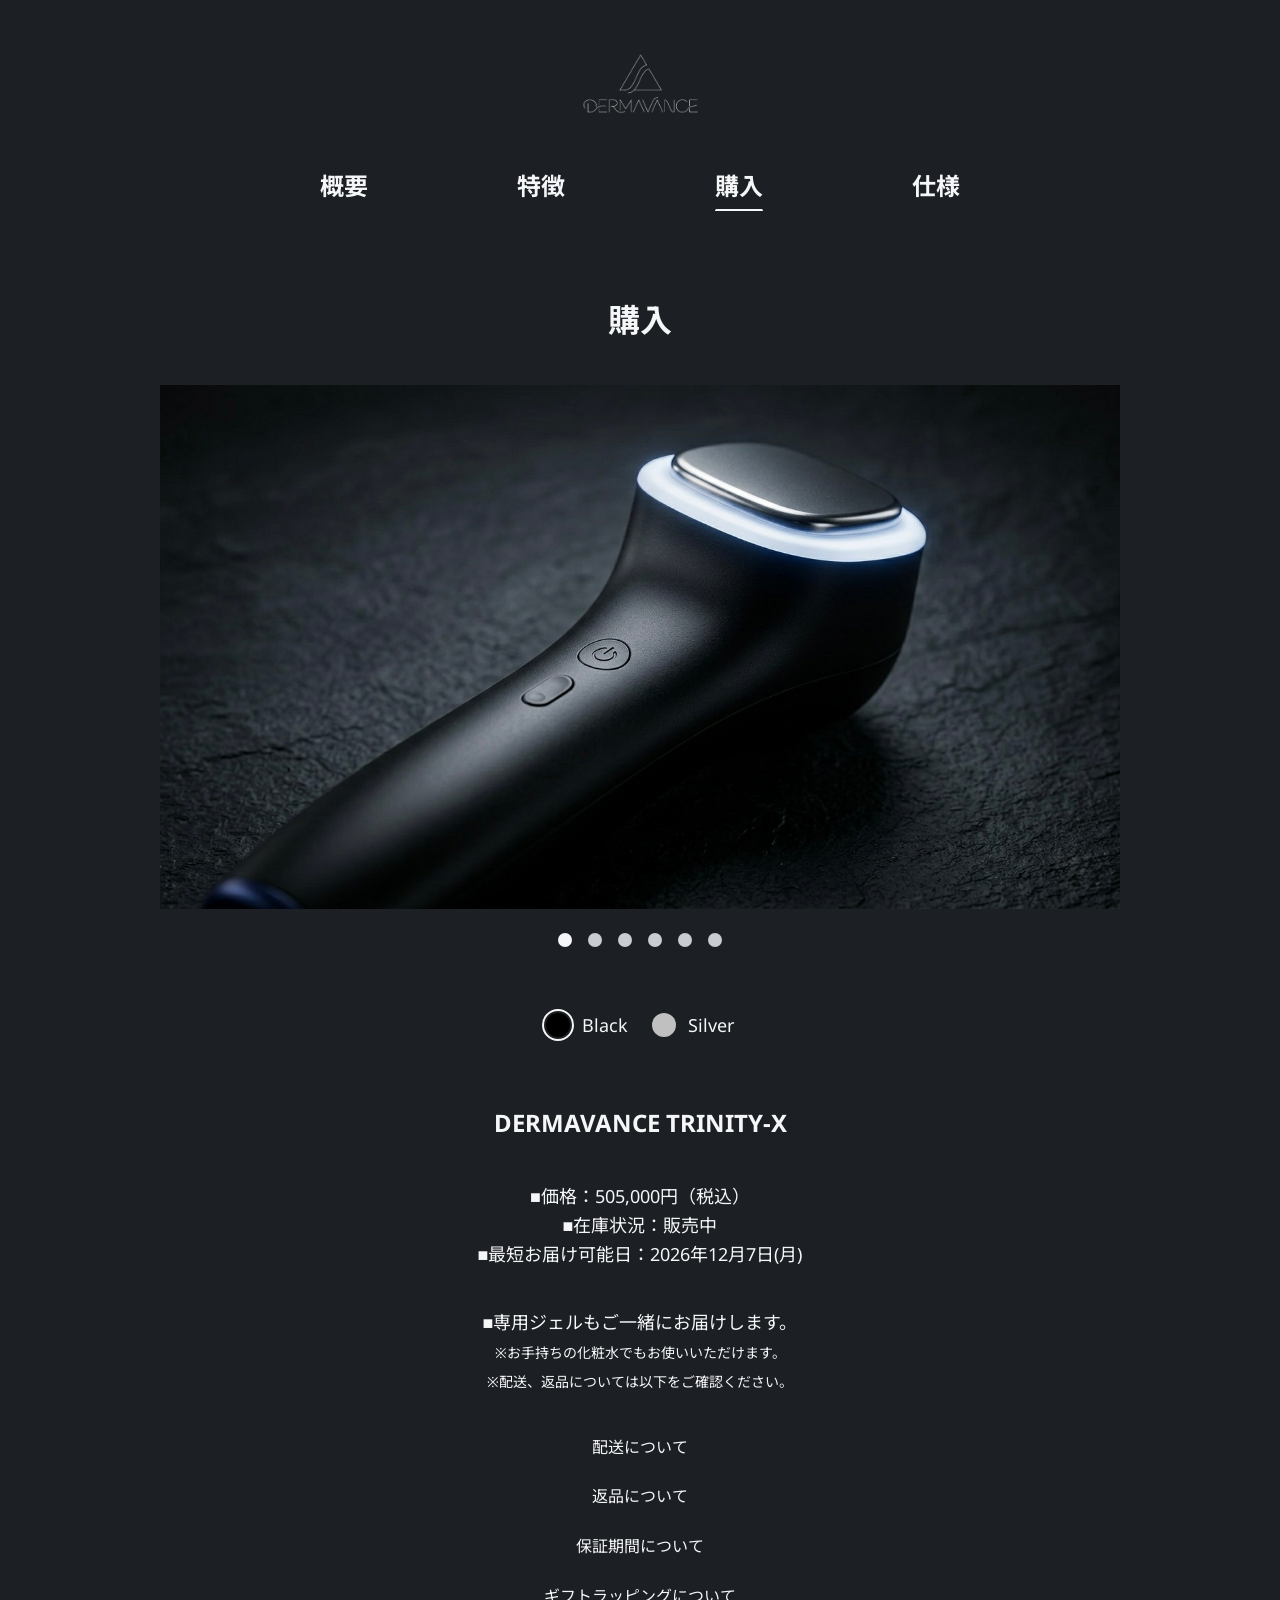
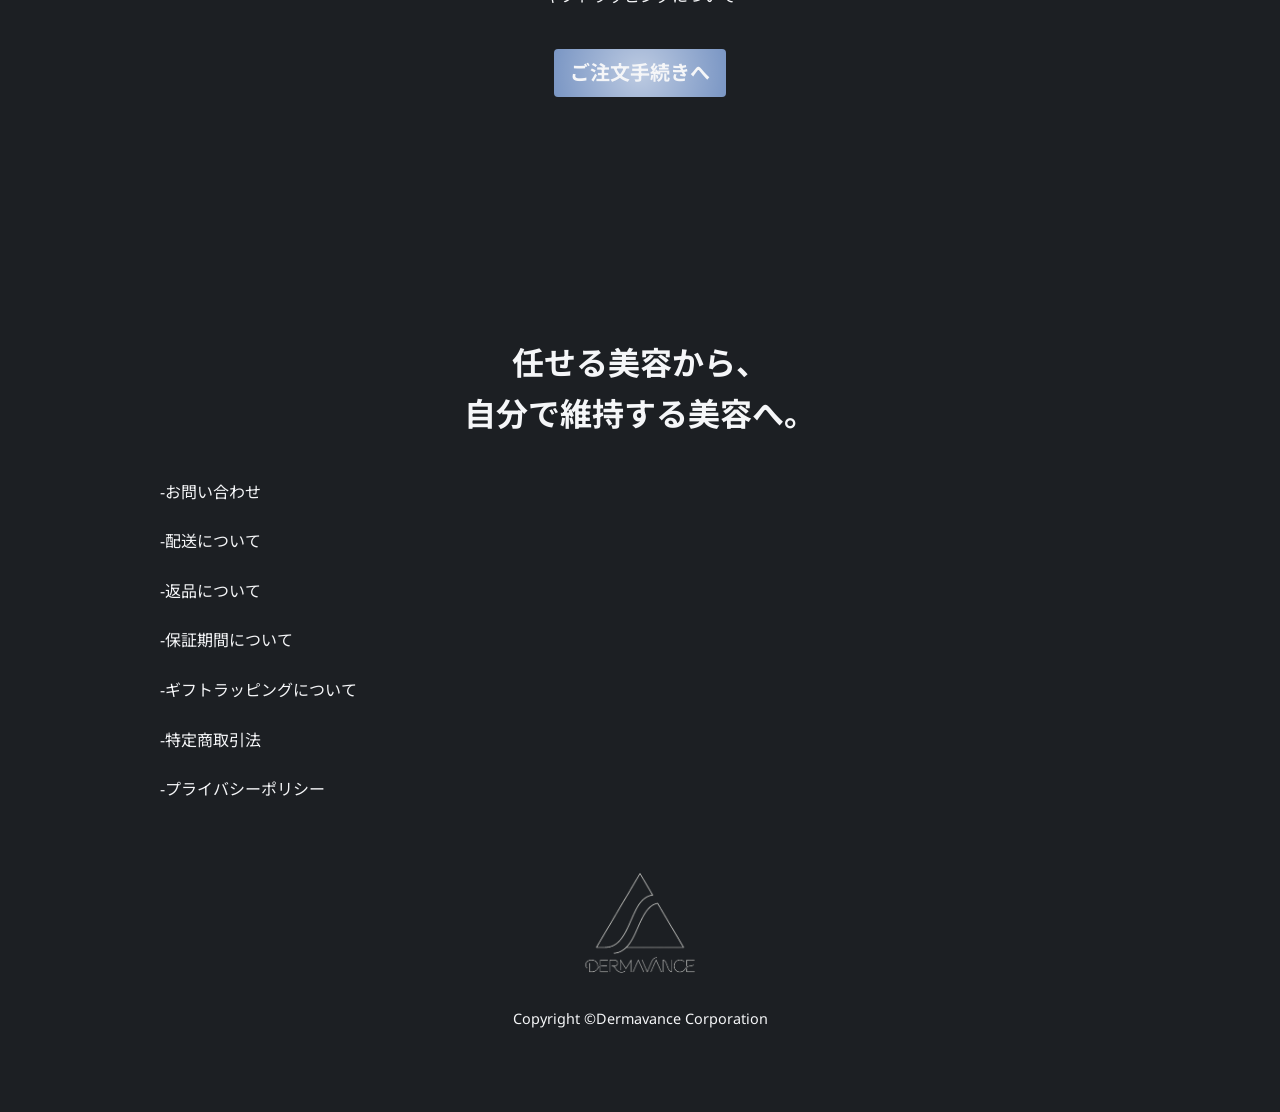
<file: buy.html>
<!DOCTYPE html>
<html lang="ja">
<head>
    <meta charset="UTF-8">
    <meta name="viewport" content="width=device-width, initial-scale=1.0">
    <title>DERMAVANCE TRINITY-Xの購入</title>
    <meta name="description" content="DERMAVANCE TRINITY-Xの購入ページ">
    <!-- OGP -->
    <meta property="og:locale" content="ja_JP">
    <meta property="og:type" content="website">
    <meta property="og:site_name" content="DERMAVANCE TRINITY-Xの購入">
    <meta property="og:title" content="DERMAVANCE TRINITY-Xの購入">
    <meta property="og:description" content="DERMAVANCE TRINITY-Xの購入ページ">
    <meta property="og:url" content="https://lets5steady.github.io/dermavance.lp/buy.html">

    <!-- サムネイル（絶対URL / https 推奨 / 2MB以下目安） -->
    <meta property="og:image" content="https://github.com/lets5steady/dermavance.lp/blob/main/images/ogp_image.jpg?raw=true">
    <meta property="og:image:width" content="1200">
    <meta property="og:image:height" content="630">
    <meta property="og:image:alt" content="“DERMAVANCE TRINITY-X”美容医療と自宅ケアの“間”を埋める、全く新しい美顔器。">

    <!-- X(Twitter) 用：最低限 card 種類。site は推奨 -->
    <meta name="twitter:card" content="summary_large_image">
    <!-- <meta name="twitter:site" content="@YOUR_OFFICIAL_ACCOUNT"> -->
    <meta name="twitter:title" content="DERMAVANCE TRINITY-Xの購入">
    <meta name="twitter:description" content="DERMAVANCE TRINITY-Xの購入">
    <meta name="twitter:image" content="https://github.com/lets5steady/dermavance.lp/blob/main/images/ogp_image.jpg?raw=true">
    <meta name="twitter:image:alt" content="“DERMAVANCE TRINITY-X”美容医療と自宅ケアの“間”を埋める、全く新しい美顔器。">

    <link rel="icon" href="images/favicon.png" type="image/png">

    <link rel="preconnect" href="https://fonts.googleapis.com">
    <link rel="preconnect" href="https://fonts.gstatic.com" crossorigin>
    <link href="https://fonts.googleapis.com/css2?family=Noto+Sans+JP:wght@100..900&family=Noto+Sans:ital,wght@0,100..900;1,100..900&display=swap" rel="stylesheet">

    <link rel="stylesheet" href="css/style.css">
    <script type="module" src="./js/main.js"></script>
</head>
<body>
    <header>
        <div class="site-header__logo">
            <div class="site-header__logo-img">
                <img src="images/header_logo_transparent.png" alt="DERMAVANCE">
            </div>
        </div>
        <div class="site-header__nav">
            <ul>
                <li><a href="index.html" class="site-header__nav-link">概要</a></li>
                <li><a href="quality.html" class="site-header__nav-link">特徴</a></li>
                <li><a href="buy.html" class="site-header__nav-link">購入</a></li>
                <li><a href="spec.html" class="site-header__nav-link">仕様</a></li>
            </ul>
        </div>
    </header>
    <main>
        <section class="proceed-to-checkout">
            <div class="l-inner js-fade-in">
                <h2>購入</h2>
                <div class="product-description">
                    <div class="product-carousel">
                        <div class="product-carousel__slider" id="slider">
                            <img src="images/black_01.jpg" id="black01" alt="ブラックの商品画像01">
                            <img src="images/black_02.jpg" id="black02" alt="ブラックの商品画像02">
                            <img src="images/black_03.jpg" id="black03" alt="ブラックの商品画像03">
                            <img src="images/silver_01.jpg" id="silver01" alt="シルバーの商品画像01">
                            <img src="images/silver_02.jpg" id="silver02" alt="シルバーの商品画像02">
                            <img src="images/silver_03.jpg" id="silver03" alt="シルバーの商品画像03">
                        </div>
                        <div class="product-carousel__dots" id="indicator">
                            <span class="product-carousel__dot product-carousel__dot--active" data-index="0"></span>
                            <span class="product-carousel__dot" data-index="1"></span>
                            <span class="product-carousel__dot" data-index="2"></span>
                            <span class="product-carousel__dot" data-index="3"></span>
                            <span class="product-carousel__dot" data-index="4"></span>
                            <span class="product-carousel__dot" data-index="5"></span>
                        </div>
                        <div class="product-carousel__color-selector">
                            <div class="product-carousel__color-option" data-color-index="0">
                                <div class="product-carousel__color-circle" style="background-color: #000;"></div>
                                <span class="color-name">Black</span>
                            </div>
                            <div class="product-carousel__color-option" data-color-index="3">
                                <div class="product-carousel__color-circle" style="background-color: #c0c0c0;"></div>
                                <span class="color-name">Silver</span>
                            </div>
                        </div>
                    </div>
                    <h3>DERMAVANCE TRINITY-X</h3>
                </div>
                <div class="buy-text">
                    <p>
                        ■価格：505,000円（税込）<br>
                        ■在庫状況：販売中<br>
                        ■最短お届け可能日：<span class="earliest-delivery-date"></span>
                    </p>
                    <p>
                        ■専用ジェルもご一緒にお届けします。<br>
                        <span class="u-notice">※お手持ちの化粧水でもお使いいただけます。</span><br>
                        <span class="u-notice">※配送、返品については以下をご確認ください。</span>
                    </p>
                    <ul class="buy-nav">
                        <li><a href="delivery.html" class="buy-nav-link">配送について</a></li>
                        <li><a href="returns.html" class="buy-nav-link">返品について</a></li>
                        <li><a href="warranty.html" class="buy-nav-link">保証期間について</a></li>
                        <li><a href="gift.html" class="buy-nav-link">ギフトラッピングについて</a></li>
                    </ul>
                </div>
                <div class="cta-btn cta-btn--primary"><a href="checkout.html">ご注文手続きへ</a></div>
            </div>
        </section>
    </main>
    <footer>
        <div class="site-footer__inner">
            <h2>任せる美容から、<br>
                自分で維持する美容へ。</h2>
            <ul class="site-footer__nav">
                <li><a href="contact.html" class="site-footer__nav-link">-お問い合わせ</a></li>
                <li><a href="delivery.html" class="site-footer__nav-link">-配送について</a></li>
                <li><a href="returns.html" class="site-footer__nav-link">-返品について</a></li>
                <li><a href="warranty.html" class="site-footer__nav-link">-保証期間について</a></li>
                <li><a href="gift.html" class="site-footer__nav-link">-ギフトラッピングについて</a></li>
                <li><a href="legal.html" class="site-footer__nav-link">-特定商取引法</a></li>
                <li><a href="privacy.html" class="site-footer__nav-link">-プライバシーポリシー</a></li>
            </ul>
            <div class="site-footer__logo">
                <div class="site-footer__logo-img">
                    <img src="images/footer_logo_transparent.png" alt="DERMAVANCE">
                </div>
                <p><small>Copyright &copy;Dermavance Corporation</small></p>
            </div>
        </div>
    </footer>
    <button id="page-top-btn" type="button" aria-label="ページトップへ戻る">
        <svg viewBox="0 0 24 24" aria-hidden="true">
            <polyline points="4 15 12 7 20 15"/>
        </svg>
    </button> 
</body>
</html>
</file>
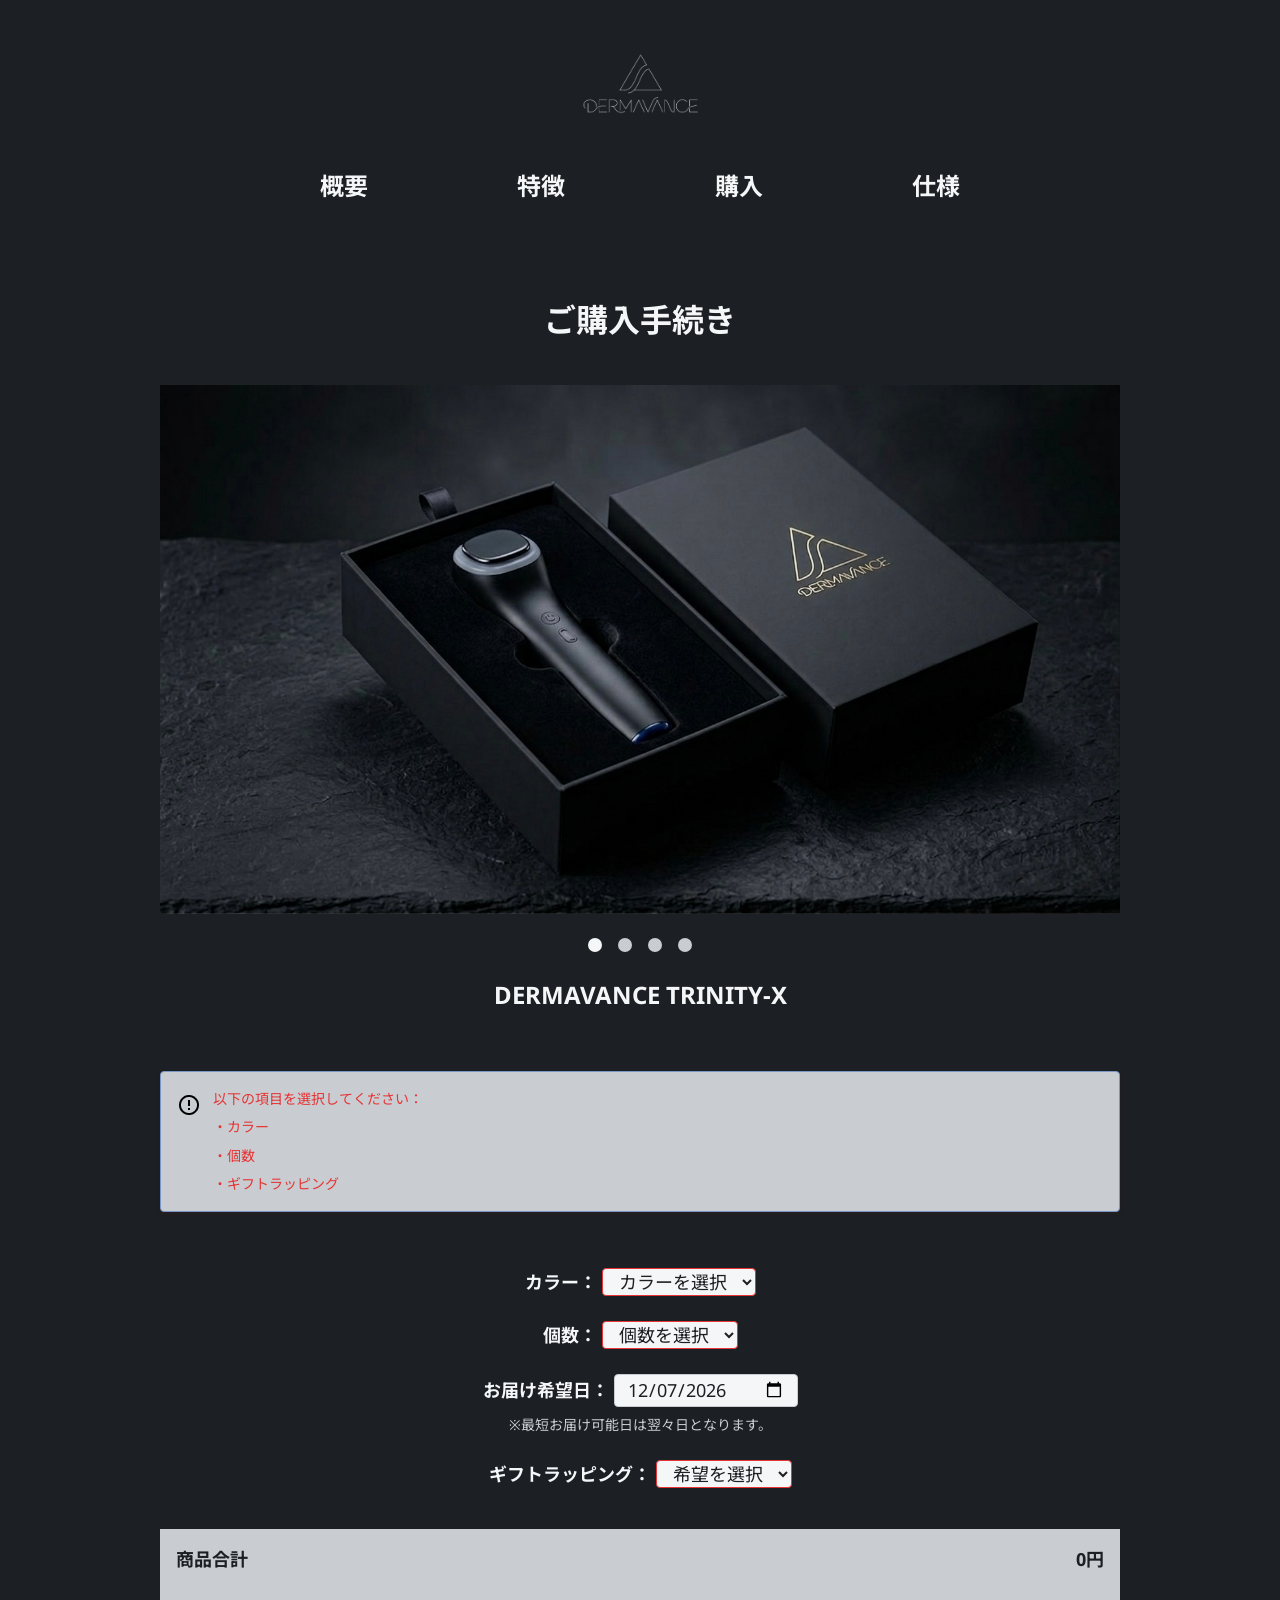
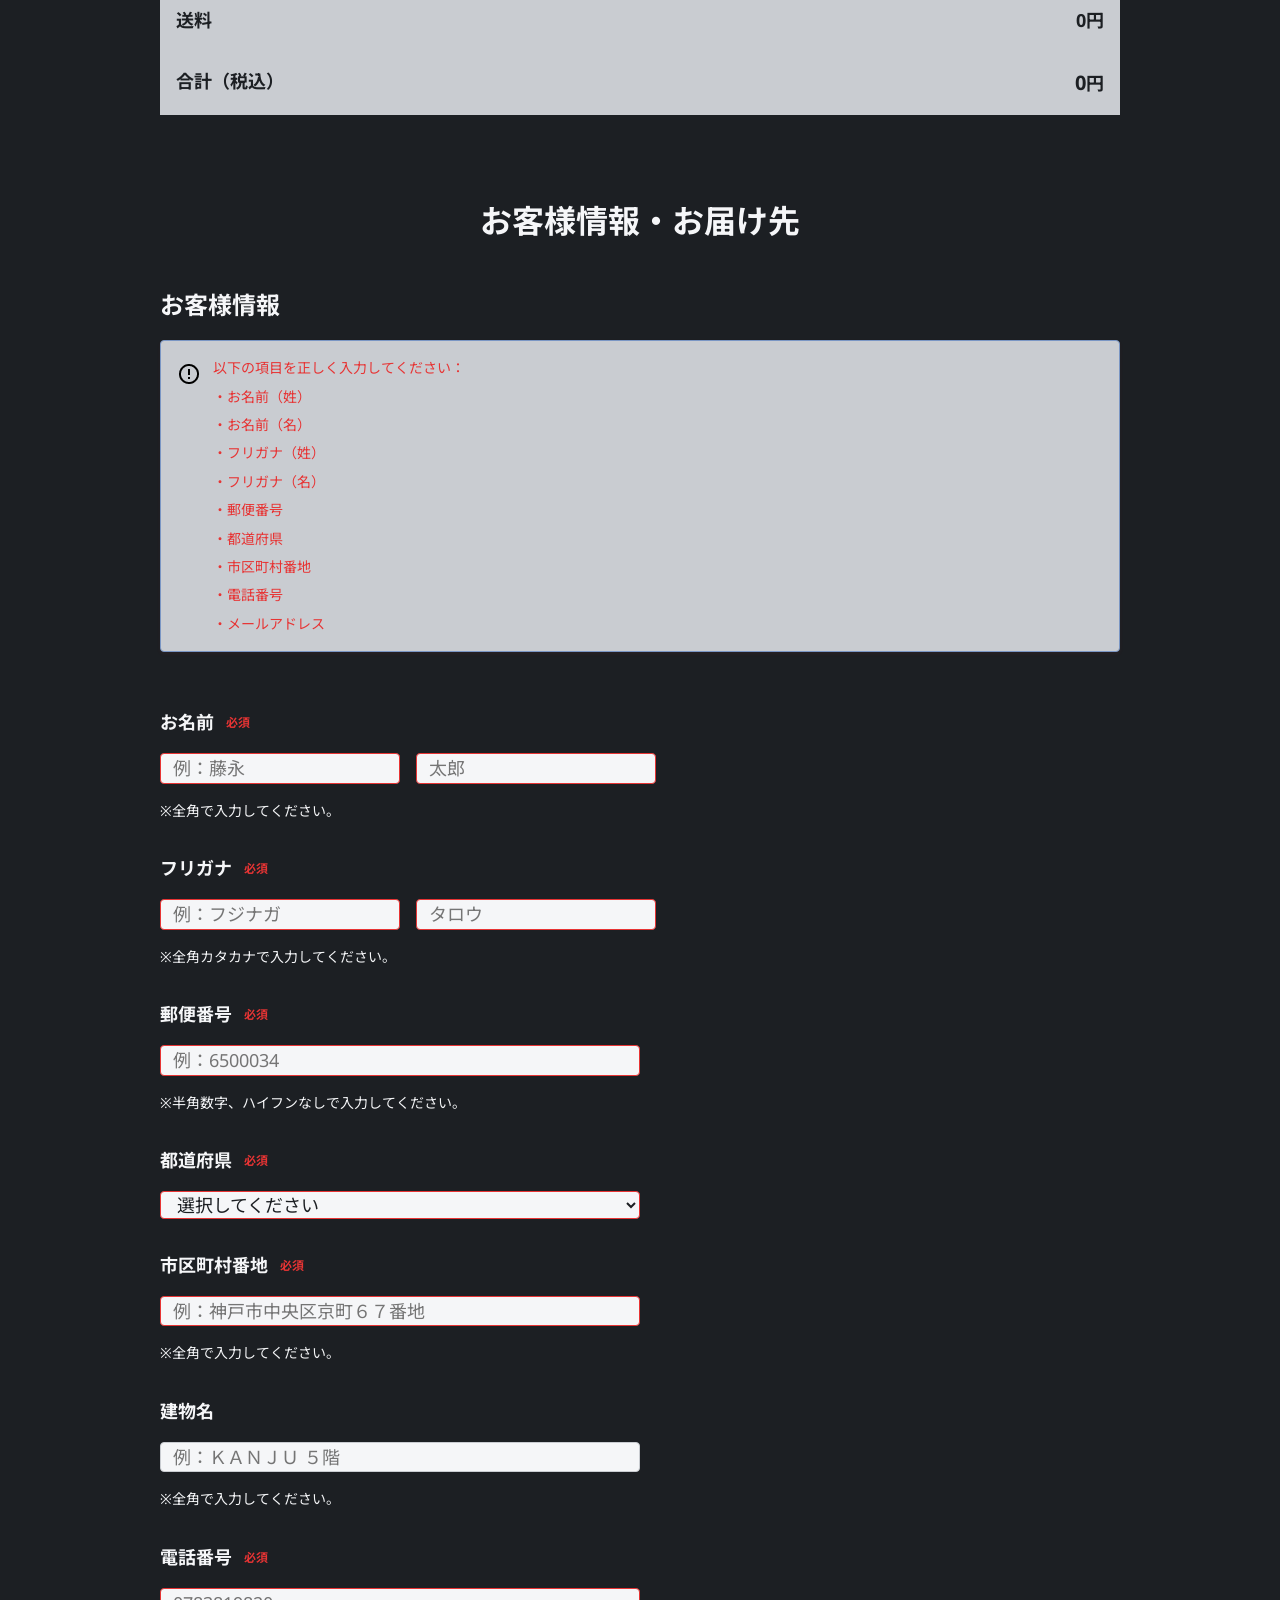
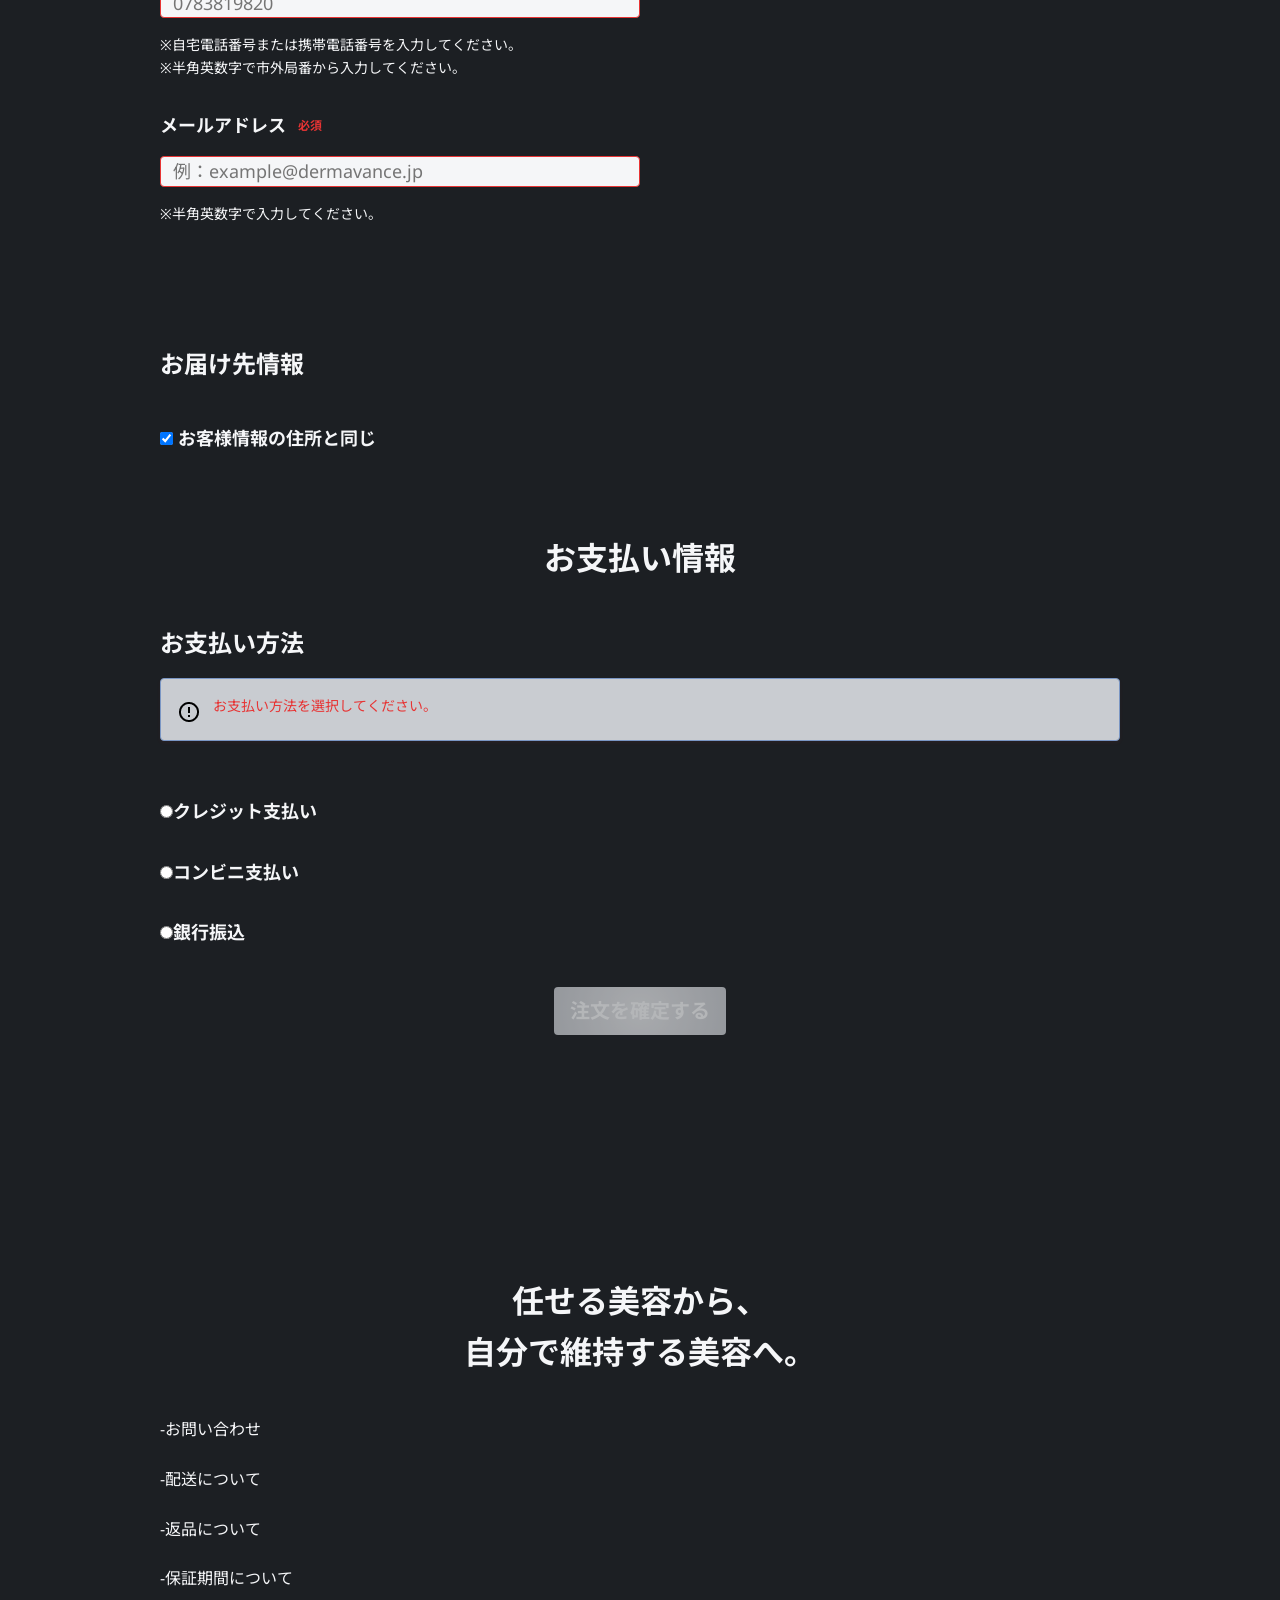
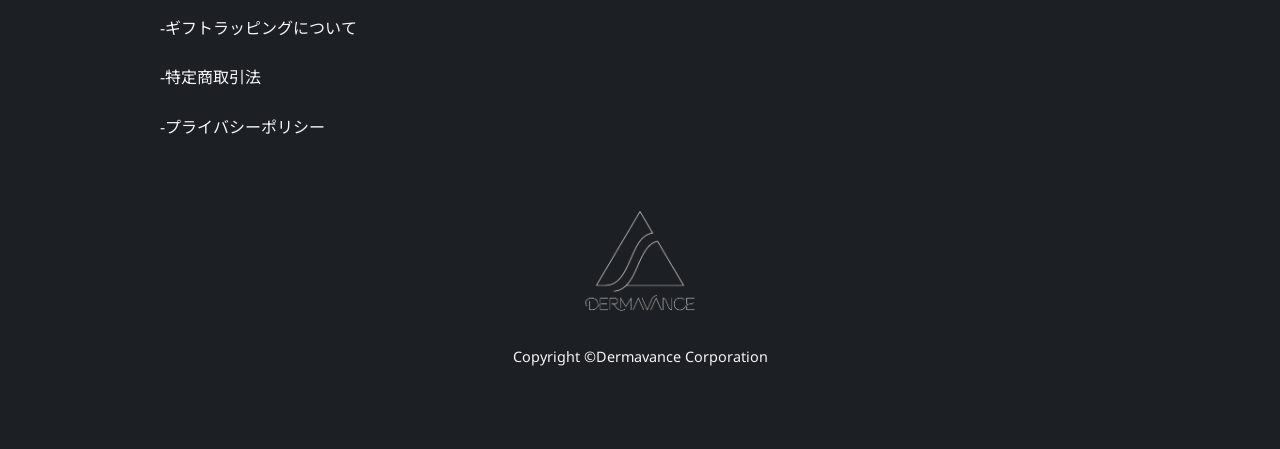
<file: checkout.html>
<!DOCTYPE html>
<html lang="ja">
<head>
    <meta charset="UTF-8">
    <meta name="viewport" content="width=device-width, initial-scale=1.0">
    <title>DERMAVANCE TRINITY-Xの購入</title>
    <meta name="description" content="DERMAVANCE TRINITY-Xの購入手続きページ">
    <!-- OGP -->
    <meta property="og:locale" content="ja_JP">
    <meta property="og:type" content="website">
    <meta property="og:site_name" content="DERMAVANCE TRINITY-Xの購入手続き">
    <meta property="og:title" content="DERMAVANCE TRINITY-Xの購入手続き">
    <meta property="og:description" content="DERMAVANCE TRINITY-Xの購入手続きページ">
    <meta property="og:url" content="https://lets5steady.github.io/dermavance.lp/buy.html">

    <!-- サムネイル（絶対URL / https 推奨 / 2MB以下目安） -->
    <meta property="og:image" content="https://github.com/lets5steady/dermavance.lp/blob/main/images/ogp_image.jpg?raw=true">
    <meta property="og:image:width" content="1200">
    <meta property="og:image:height" content="630">
    <meta property="og:image:alt" content="“DERMAVANCE TRINITY-X”美容医療と自宅ケアの“間”を埋める、全く新しい美顔器。">

    <!-- X(Twitter) 用：最低限 card 種類。site は推奨 -->
    <meta name="twitter:card" content="summary_large_image">
    <!-- <meta name="twitter:site" content="@YOUR_OFFICIAL_ACCOUNT"> -->
    <meta name="twitter:title" content="DERMAVANCE TRINITY-Xの購入手続き">
    <meta name="twitter:description" content="DERMAVANCE TRINITY-Xの購入手続き">
    <meta name="twitter:image" content="https://github.com/lets5steady/dermavance.lp/blob/main/images/ogp_image.jpg?raw=true">
    <meta name="twitter:image:alt" content="“DERMAVANCE TRINITY-X”美容医療と自宅ケアの“間”を埋める、全く新しい美顔器。">

    <link rel="icon" href="images/favicon.png" type="image/png">

    <link rel="preconnect" href="https://fonts.googleapis.com">
    <link rel="preconnect" href="https://fonts.gstatic.com" crossorigin>
    <link href="https://fonts.googleapis.com/css2?family=Noto+Sans+JP:wght@100..900&family=Noto+Sans:ital,wght@0,100..900;1,100..900&display=swap" rel="stylesheet">

    <link rel="stylesheet" href="css/style.css">
    <script type="module" src="./js/main.js"></script>
</head>
<body>
    <header>
        <div class="site-header__logo">
            <div class="site-header__logo-img">
                <img src="images/header_logo_transparent.png" alt="DERMAVANCE">
            </div>
        </div>
        <div class="site-header__nav">
            <ul>
                <li><a href="index.html" class="site-header__nav-link">概要</a></li>
                <li><a href="quality.html" class="site-header__nav-link">特徴</a></li>
                <li><a href="buy.html" class="site-header__nav-link">購入</a></li>
                <li><a href="spec.html" class="site-header__nav-link">仕様</a></li>
            </ul>
        </div>
    </header>
    <main>
        <section class="product-select">
            <div class="l-inner js-fade-in">
                <h2>ご購入手続き</h2>
                <div class="product-carousel">
                    <div class="product-carousel__slider" id="slider">
                        <img src="images/black_gift.jpg" id="black-gift" alt="ブラックの商品画像01">
                        <img src="images/silver_gift.jpg" id="silver-gift" alt="シルバーの商品画像01">
                        <img src="images/proucts_front.jpg" id="products-front" alt="正面の商品画像">
                        <img src="images/proucts_back.jpg" id="products-back" alt="背面の商品画像">
                    </div>
                    <div class="product-carousel__dots" id="indicator">
                        <span class="product-carousel__dot product-carousel__dot--active" data-index="0"></span>
                        <span class="product-carousel__dot" data-index="1"></span>
                        <span class="product-carousel__dot" data-index="2"></span>
                        <span class="product-carousel__dot" data-index="3"></span>
                    </div>
                    <h3>DERMAVANCE TRINITY-X</h3>
                </div>
                <div class="error-box error-box--select">
                    <div class="error-box__icon">
                        <img src="images/error_icon.png" alt="エラーアイコン">
                    </div>
                    <p>商品の選択内容を確認してください。</p>
                </div>
                <div class="product-select__options">
                    <div class="product-select__option-group">
                        <label for="product-color">カラー：</label>
                        <select name="product-color" id="product-color" form="checkout-form">
                            <option value="">カラーを選択</option>
                            <option value="Black">Black</option>
                            <option value="Silver">Silver</option>
                        </select>
                    </div>
                    <div class="product-select__option-group">
                        <label for="product-qty">個数：</label>
                        <select name="product-qty" id="product-qty" form="checkout-form">
                            <option value="">個数を選択</option>
                            <option value="1">1</option>
                            <option value="2">2</option>
                            <option value="3">3</option>
                        </select>
                    </div>
                    <div class="product-select__option-group">
                        <label for="input-date">お届け希望日：</label>
                        <input type="date" name="input-date" id="input-date" value="" form="checkout-form">
                        <p>※最短お届け可能日は翌々日となります。</p>
                    </div>
                    <div class="product-select__option-group">
                        <label for="wrapping">ギフトラッピング：</label>
                        <select name="wrapping" id="wrapping" form="checkout-form">
                            <option value="">希望を選択</option>
                            <option value="希望する">希望する</option>
                            <option value="希望しない">希望しない</option>
                        </select>
                    </div>
                </div>
                <div class="price-summary">
                    <div class="price-summary__row">
                        <p>商品合計</p>
                        <p><span id="res-subtotal">0</span>円</p>
                    </div>
                    <div class="price-summary__row">
                        <p>送料</p>
                        <p><span id="res-shipping">0</span>円</p>
                    </div>
                    <div class="price-summary__row price-summary__row--total">
                        <p>合計（税込）</p>
                        <p><span class="price-summary__value" id="res-total">0</span>円</p>
                    </div>
                </div>
            </div>
        </section>
        <section class="customer-form">
            <div class="l-inner">
                <h2>お客様情報・お届け先</h2>
                <div class="customer-form__header">
                    <h3>お客様情報</h3>
                    <div class="error-box error-box--customer">
                        <div class="error-box__icon">
                            <img src="images/error_icon.png" alt="エラーアイコン">
                        </div>
                        <p>お客様情報を入力してください。</p>
                    </div>
                </div>
                <div class="customer-form__fields">
                    <div class="customer-form__group">
                        <label for="last-name">お名前 <span class="customer-form__required-badge">必須</span></label>
                        <div class="customer-form__name-inputs">
                            <input type="text" name="user-name" id="last-name" placeholder="例：藤永" form="checkout-form">
                            <input type="text" name="user-name" id="first-name" placeholder="太郎" form="checkout-form">
                        </div>
                        <p class="u-notice">※全角で入力してください。</p>
                    </div>
                    <div class="customer-form__group">
                        <label for="last-name-kana">フリガナ<span class="customer-form__required-badge">必須</span></label>
                        <div class="customer-form__name-inputs">
                            <input type="text" name="name-kana" id="last-name-kana" placeholder="例：フジナガ" form="checkout-form">
                            <input type="text" name="name-kana" id="first-name-kana" placeholder="タロウ" form="checkout-form">
                        </div>
                        <p class="u-notice">※全角カタカナで入力してください。</p>
                    </div>
                    <div class="customer-form__group">
                        <label for="postcode">郵便番号<span class="customer-form__required-badge">必須</span></label>
                        <input type="text" name="postcode" id="postcode" placeholder="例：6500034" form="checkout-form">
                        <p class="u-notice">※半角数字、ハイフンなしで入力してください。</p>
                    </div>
                    <div class="customer-form__group">
                        <label for="pref">都道府県<span class="customer-form__required-badge">必須</span></label>
                        <select name="pref" id="pref" form="checkout-form">
                            <option value="">選択してください</option>
                            <option value="北海道">北海道</option>
                            <option value="青森県">青森県</option>
                            <option value="岩手県">岩手県</option>
                            <option value="宮城県">宮城県</option>
                            <option value="秋田県">秋田県</option>
                            <option value="山形県">山形県</option>
                            <option value="福島県">福島県</option>
                            <option value="茨城県">茨城県</option>
                            <option value="栃木県">栃木県</option>
                            <option value="群馬県">群馬県</option>
                            <option value="埼玉県">埼玉県</option>
                            <option value="千葉県">千葉県</option>
                            <option value="東京都">東京都</option>
                            <option value="神奈川県">神奈川県</option>
                            <option value="新潟県">新潟県</option>
                            <option value="富山県">富山県</option>
                            <option value="石川県">石川県</option>
                            <option value="福井県">福井県</option>
                            <option value="山梨県">山梨県</option>
                            <option value="長野県">長野県</option>
                            <option value="岐阜県">岐阜県</option>
                            <option value="静岡県">静岡県</option>
                            <option value="愛知県">愛知県</option>
                            <option value="三重県">三重県</option>
                            <option value="滋賀県">滋賀県</option>
                            <option value="京都府">京都府</option>
                            <option value="大阪府">大阪府</option>
                            <option value="兵庫県">兵庫県</option>
                            <option value="奈良県">奈良県</option>
                            <option value="和歌山県">和歌山県</option>
                            <option value="鳥取県">鳥取県</option>
                            <option value="島根県">島根県</option>
                            <option value="岡山県">岡山県</option>
                            <option value="広島県">広島県</option>
                            <option value="山口県">山口県</option>
                            <option value="徳島県">徳島県</option>
                            <option value="香川県">香川県</option>
                            <option value="愛媛県">愛媛県</option>
                            <option value="高知県">高知県</option>
                            <option value="福岡県">福岡県</option>
                            <option value="佐賀県">佐賀県</option>
                            <option value="長崎県">長崎県</option>
                            <option value="熊本県">熊本県</option>
                            <option value="大分県">大分県</option>
                            <option value="宮崎県">宮崎県</option>
                            <option value="鹿児島県">鹿児島県</option>
                            <option value="沖縄県">沖縄県</option>
                        </select>
                    </div>
                    <div class="customer-form__group">
                        <label for="city">市区町村番地<span class="customer-form__required-badge">必須</span></label>
                        <input type="text" name="city" id="city" placeholder="例：神戸市中央区京町６７番地" form="checkout-form">
                        <p class="u-notice">※全角で入力してください。</p>
                    </div>
                    <div class="customer-form__group">
                        <label for="building">建物名</label>
                        <input type="text" name="building" id="building" placeholder="例：ＫＡＮＪＵ ５階" form="checkout-form">
                        <p class="u-notice">※全角で入力してください。</p>
                    </div>
                    <div class="customer-form__group">
                        <label for="tel">電話番号<span class="customer-form__required-badge">必須</span></label>
                        <input type="tel" name="tel" id="tel" placeholder="0783819820" form="checkout-form">
                        <p class="u-notice">
                            ※自宅電話番号または携帯電話番号を入力してください。<br>※半角英数字で市外局番から入力してください。
                        </p>
                    </div>
                    <div class="customer-form__group">
                        <label for="email">メールアドレス<span class="customer-form__required-badge">必須</span></label>
                        <input type="email" name="email" id="email" placeholder="例：example@dermavance.jp" form="checkout-form">
                        <p class="u-notice">※半角英数字で入力してください。</p>
                    </div>
                </div>
                <div class="customer-form__delivery">
                    <h3>お届け先情報</h3>
                    <div class="customer-form__delivery-check">
                        <input type="checkbox" name="another-address" id="another-address" value="お客様情報の住所と同じ" checked form="checkout-form">
                        <label for="another-address">お客様情報の住所と同じ</label>
                    </div>
                </div>
            </div>
        </section>
        <section class="payment-method">
            <div class="l-inner">
                <h2>お支払い情報</h2>
                <div class="payment-method__header">
                    <h3>お支払い方法</h3>
                    <div class="error-box error-box--payment">
                        <div class="error-box__icon">
                            <img src="images/error_icon.png" alt="エラーアイコン">
                        </div>
                        <p>お支払い方法を選択してください。</p>
                    </div>
                </div>
                <div class="payment-method__body">
                    <div class="payment-method__options">
                        <div class="payment-method__option"><input type="radio" name="payment" id="credit" value="クレジット支払い" form="checkout-form"><label for="credit">クレジット支払い</label></div>
                        <div class="payment-method__option"><input type="radio" name="payment" id="convenience-store" value="コンビニ支払い" form="checkout-form"><label for="convenience-store">コンビニ支払い</label></div>
                        <div class="payment-method__option"><input type="radio" name="payment" id="transfer" value="銀行振込" form="checkout-form"><label for="transfer">銀行振込</label></div>
                    </div>
                    <input type="submit" value="注文を確定する" id="order-submit" form="checkout-form">
                </div>
            </div>
        </section>
    </main>
    <footer>
        <div class="site-footer__inner">
            <h2>任せる美容から、<br>自分で維持する美容へ。</h2>
            <ul class="site-footer__nav">
                <li><a href="contact.html" class="site-footer__nav-link">-お問い合わせ</a></li>
                <li><a href="delivery.html" class="site-footer__nav-link">-配送について</a></li>
                <li><a href="returns.html" class="site-footer__nav-link">-返品について</a></li>
                <li><a href="warranty.html" class="site-footer__nav-link">-保証期間について</a></li>
                <li><a href="gift.html" class="site-footer__nav-link">-ギフトラッピングについて</a></li>
                <li><a href="legal.html" class="site-footer__nav-link">-特定商取引法</a></li>
                <li><a href="privacy.html" class="site-footer__nav-link">-プライバシーポリシー</a></li>
            </ul>
            <div class="site-footer__logo">
                <div class="site-footer__logo-img">
                    <img src="images/footer_logo_transparent.png" alt="DERMAVANCE">
                </div>
                <p><small>Copyright &copy;Dermavance Corporation</small></p>
            </div>
        </div>
    </footer>
    <button id="page-top-btn" type="button" aria-label="ページトップへ戻る">
        <svg viewBox="0 0 24 24" aria-hidden="true">
            <polyline points="4 15 12 7 20 15"/>
        </svg>
    </button>
    <!-- 全フィールド統合フォーム：HTML5のform属性で各セクションのフィールドを紐付け -->
    <form action="dermavance.form.com" method="post" id="checkout-form" name="checkout-form"></form>
</body>
</html>
</file>
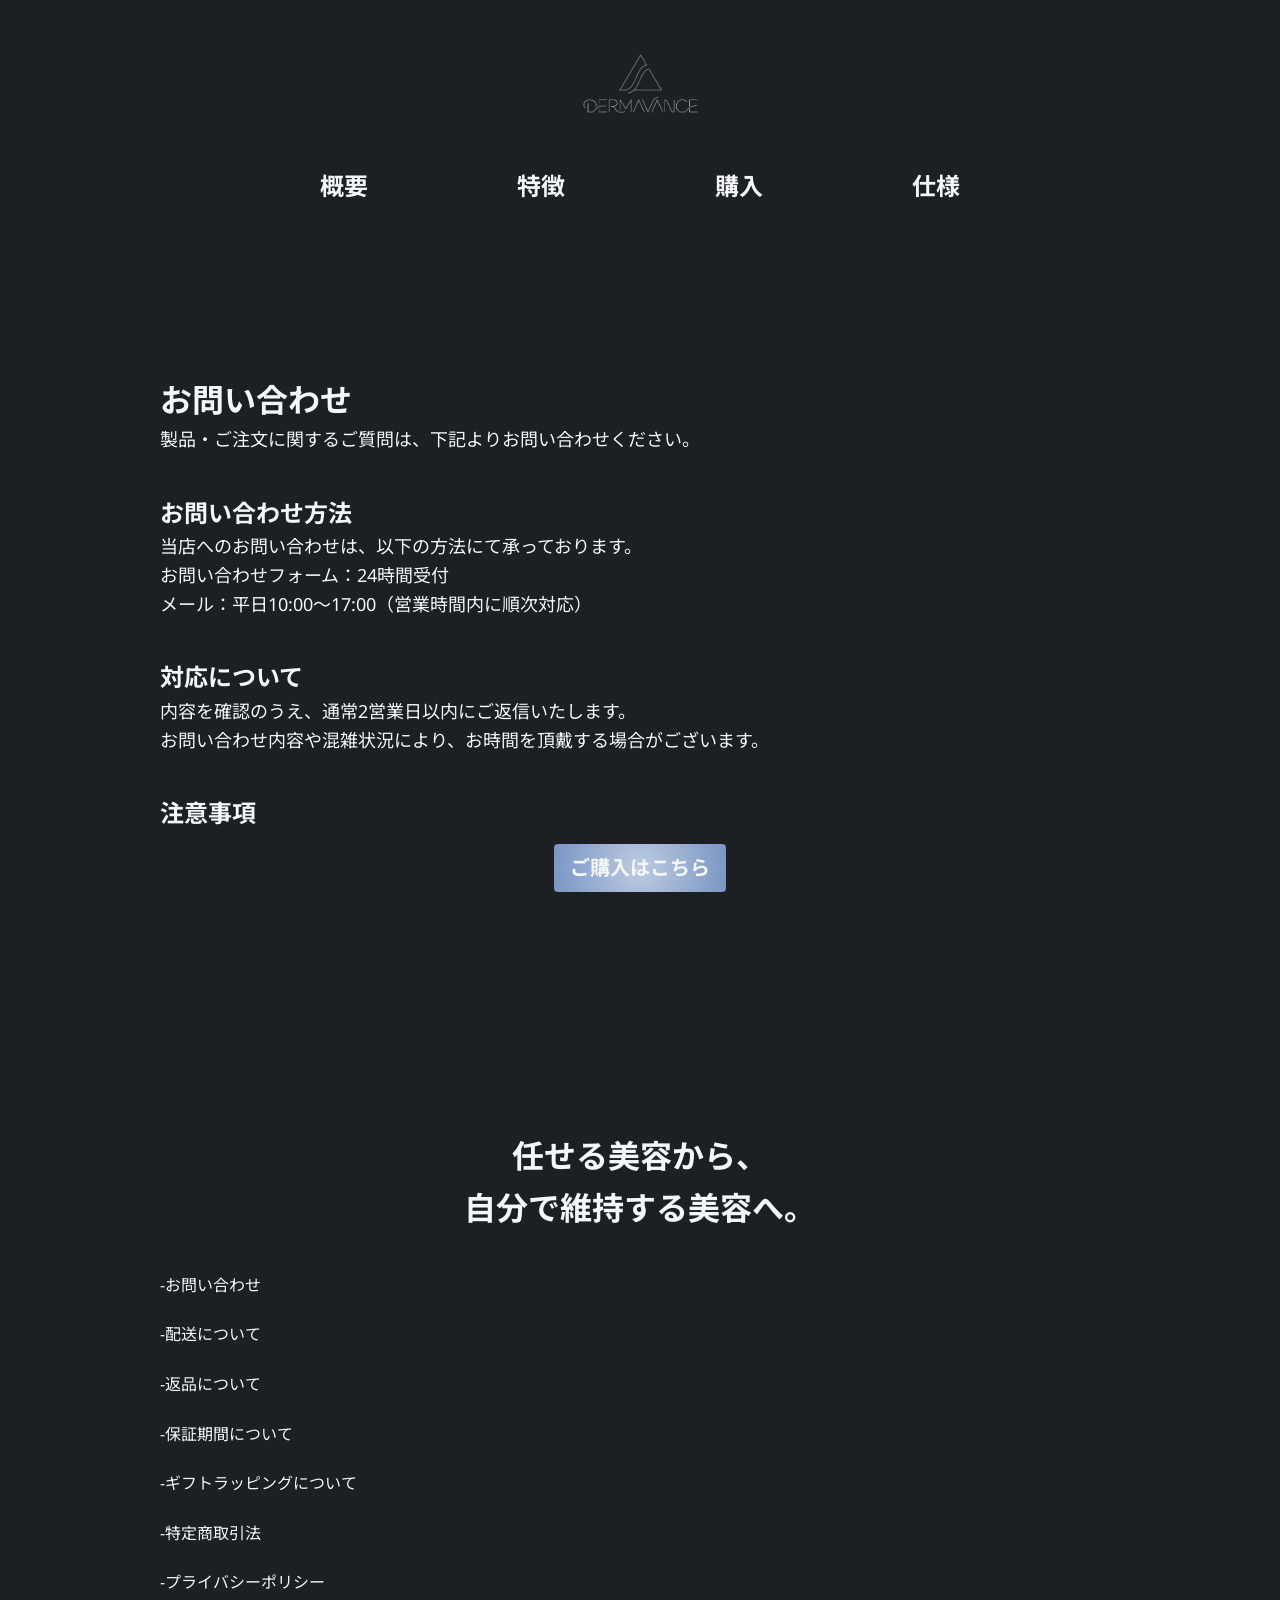
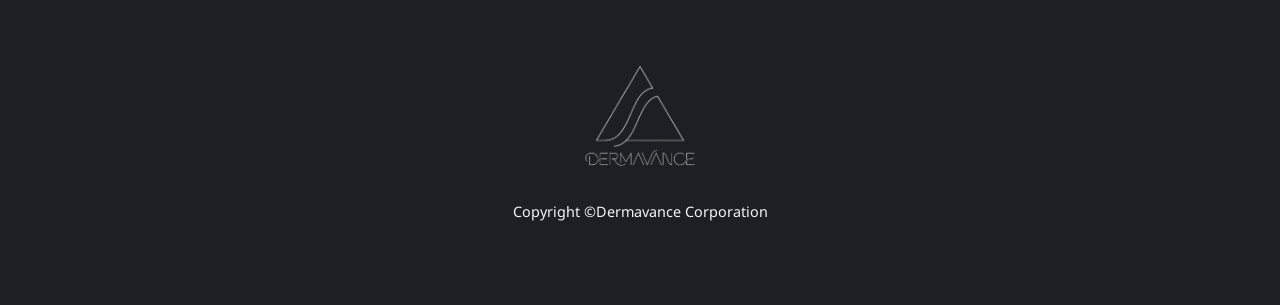
<file: contact.html>
<!DOCTYPE html>
<html lang="ja">
<head>
    <meta charset="UTF-8">
    <meta name="viewport" content="width=device-width, initial-scale=1.0">
    <title>お問い合わせ</title>
    <meta name="description" content="お問い合わせについて">
    <!-- OGP -->
    <meta property="og:locale" content="ja_JP">
    <meta property="og:type" content="website">
    <meta property="og:site_name" content="お問い合わせ">
    <meta property="og:title" content="お問い合わせ">
    <meta property="og:description" content="お問い合わせについて">
    <meta property="og:url" content="https://lets5steady.github.io/dermavance.lp/contact.html">

    <!-- サムネイル（絶対URL / https 推奨 / 2MB以下目安） -->
    <meta property="og:image" content="https://github.com/lets5steady/dermavance.lp/blob/main/images/ogp_image.jpg?raw=true">
    <meta property="og:image:width" content="1200">
    <meta property="og:image:height" content="630">
    <meta property="og:image:alt" content="“DERMAVANCE TRINITY-X”美容医療と自宅ケアの“間”を埋める、全く新しい美顔器。">

    <!-- X(Twitter) 用：最低限 card 種類。site は推奨 -->
    <meta name="twitter:card" content="summary_large_image">
    <!-- <meta name="twitter:site" content="@YOUR_OFFICIAL_ACCOUNT"> -->
    <meta name="twitter:title" content="お問い合わせ">
    <meta name="twitter:description" content="お問い合わせについて">
    <meta name="twitter:image" content="https://github.com/lets5steady/dermavance.lp/blob/main/images/ogp_image.jpg?raw=true">
    <meta name="twitter:image:alt" content="“DERMAVANCE TRINITY-X”美容医療と自宅ケアの“間”を埋める、全く新しい美顔器。">

    <link rel="icon" href="images/favicon.png" type="image/png">

    <link rel="preconnect" href="https://fonts.googleapis.com">
    <link rel="preconnect" href="https://fonts.gstatic.com" crossorigin>
    <link href="https://fonts.googleapis.com/css2?family=Noto+Sans+JP:wght@100..900&family=Noto+Sans:ital,wght@0,100..900;1,100..900&display=swap" rel="stylesheet">

    <link rel="stylesheet" href="css/style.css">
    <script type="module" src="./js/main.js"></script>
</head>
<body>
    <header>
        <div class="site-header__logo">
            <div class="site-header__logo-img">
                <img src="images/header_logo_transparent.png" alt="DERMAVANCE">
            </div>
        </div>
        <div class="site-header__nav">
            <ul>
                <li><a href="index.html" class="site-header__nav-link">概要</a></li>
                <li><a href="quality.html" class="site-header__nav-link">特徴</a></li>
                <li><a href="buy.html" class="site-header__nav-link">購入</a></li>
                <li><a href="spec.html" class="site-header__nav-link">仕様</a></li>
            </ul>
        </div>
    </header>
    <main class="page contact">
        <section class="l-inner js-fade-in">
            <div class="guide-page__header">
                <h2>お問い合わせ</h2>
                <p>製品・ご注文に関するご質問は、下記よりお問い合わせください。</p>
            </div>
            <div class="guide-page__block">
                <h3>お問い合わせ方法</h3>
                <p>当店へのお問い合わせは、以下の方法にて承っております。</p>
                <ul>
                    <li>お問い合わせフォーム：24時間受付</li>
                    <li>メール：平日10:00〜17:00（営業時間内に順次対応）</li>
                </ul>
            </div>
            <div class="guide-page__block">
                <h3>対応について</h3>
                <p>内容を確認のうえ、通常2営業日以内にご返信いたします。</p>
                <p>お問い合わせ内容や混雑状況により、お時間を頂戴する場合がございます。</p>
            </div>
            <div class="guide-page__block">
                <h3>注意事項</h3>
                <ul>
                    <li>土日祝日・年末年始は休業日となります。</li>
                    <li>製品に関するご質問の際は、型番・ご購入時期をご記載ください。</li>
                </ul>
            </div>
        </section>
    </main>
    <footer>
        <div class="site-footer__inner">
            <h2>任せる美容から、<br>
                自分で維持する美容へ。</h2>
            <ul class="site-footer__nav">
                <li><a href="contact.html" class="site-footer__nav-link">-お問い合わせ</a></li>
                <li><a href="delivery.html" class="site-footer__nav-link">-配送について</a></li>
                <li><a href="returns.html" class="site-footer__nav-link">-返品について</a></li>
                <li><a href="warranty.html" class="site-footer__nav-link">-保証期間について</a></li>
                <li><a href="gift.html" class="site-footer__nav-link">-ギフトラッピングについて</a></li>
                <li><a href="legal.html" class="site-footer__nav-link">-特定商取引法</a></li>
                <li><a href="privacy.html" class="site-footer__nav-link">-プライバシーポリシー</a></li>
            </ul>
            <div class="site-footer__logo">
                <div class="site-footer__logo-img">
                    <img src="images/footer_logo_transparent.png" alt="DERMAVANCE">
                </div>
                <p><small>Copyright &copy;Dermavance Corporation</small></p>
            </div>
            <div class="fixed-cta cta-btn cta-btn--primary"><a href="buy.html">ご購入はこちら</a></div>
        </div>
    </footer>
    <button id="page-top-btn" type="button" aria-label="ページトップへ戻る">
        <svg viewBox="0 0 24 24" aria-hidden="true">
            <polyline points="4 15 12 7 20 15"/>
        </svg>
    </button> 
</body>
</html>
</file>
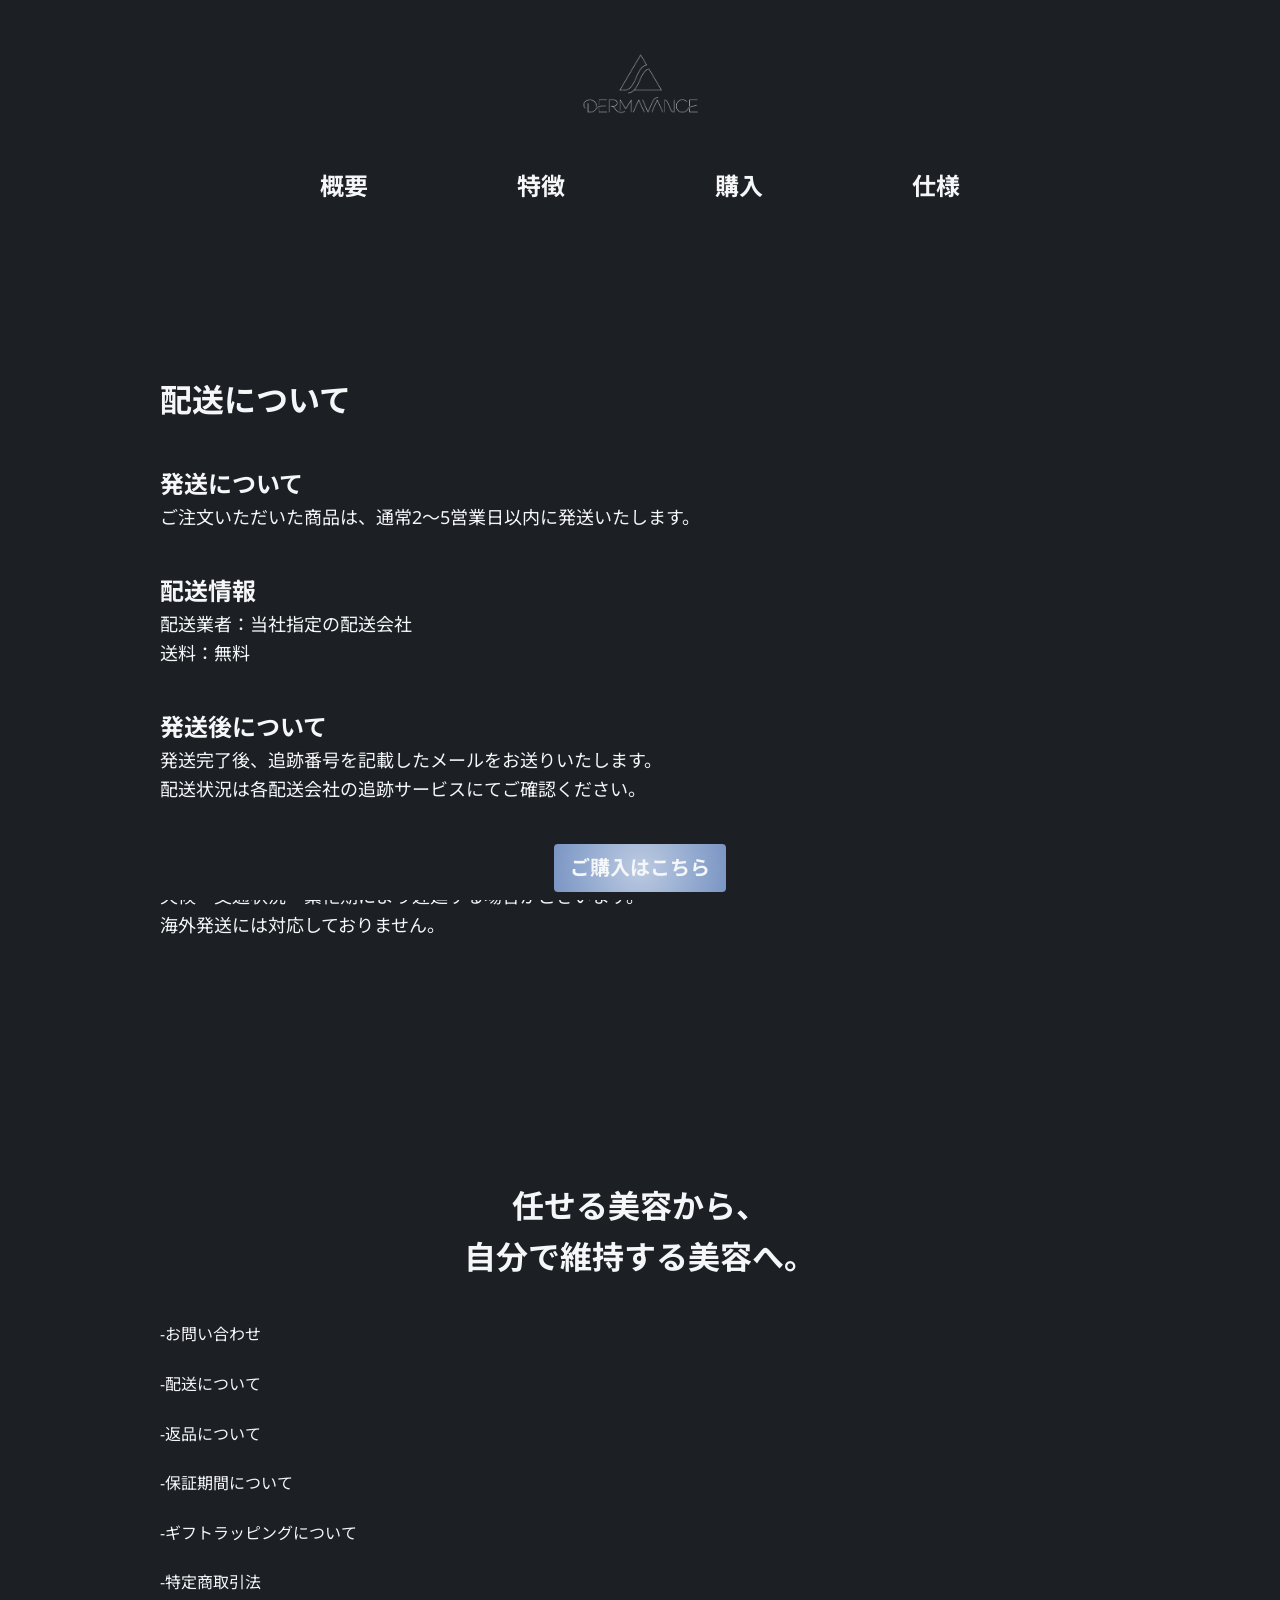
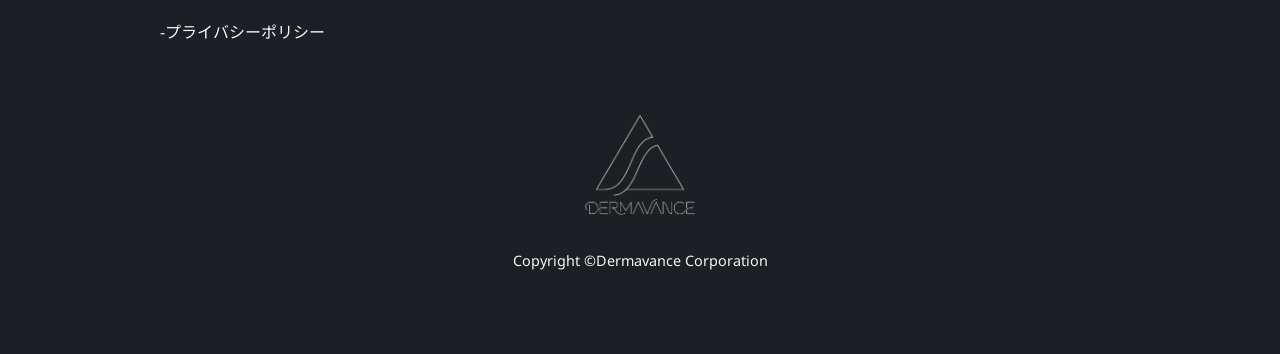
<file: delivery.html>
<!DOCTYPE html>
<html lang="ja">
<head>
    <meta charset="UTF-8">
    <meta name="viewport" content="width=device-width, initial-scale=1.0">
    <title>配送について</title>
    <meta name="description" content="配送について">
    <!-- OGP -->
    <meta property="og:locale" content="ja_JP">
    <meta property="og:type" content="website">
    <meta property="og:site_name" content="配送について">
    <meta property="og:title" content="配送について">
    <meta property="og:description" content="配送について">
    <meta property="og:url" content="https://lets5steady.github.io/dermavance.lp/delivery.html">

    <!-- サムネイル（絶対URL / https 推奨 / 2MB以下目安） -->
    <meta property="og:image" content="https://github.com/lets5steady/dermavance.lp/blob/main/images/ogp_image.jpg?raw=true">
    <meta property="og:image:width" content="1200">
    <meta property="og:image:height" content="630">
    <meta property="og:image:alt" content="“DERMAVANCE TRINITY-X”美容医療と自宅ケアの“間”を埋める、全く新しい美顔器。">

    <!-- X(Twitter) 用：最低限 card 種類。site は推奨 -->
    <meta name="twitter:card" content="summary_large_image">
    <!-- <meta name="twitter:site" content="@YOUR_OFFICIAL_ACCOUNT"> -->
    <meta name="twitter:title" content="配送について">
    <meta name="twitter:description" content="配送について">
    <meta name="twitter:image" content="https://github.com/lets5steady/dermavance.lp/blob/main/images/ogp_image.jpg?raw=true">
    <meta name="twitter:image:alt" content="“DERMAVANCE TRINITY-X”美容医療と自宅ケアの“間”を埋める、全く新しい美顔器。">

    <link rel="icon" href="images/favicon.png" type="image/png">

    <link rel="preconnect" href="https://fonts.googleapis.com">
    <link rel="preconnect" href="https://fonts.gstatic.com" crossorigin>
    <link href="https://fonts.googleapis.com/css2?family=Noto+Sans+JP:wght@100..900&family=Noto+Sans:ital,wght@0,100..900;1,100..900&display=swap" rel="stylesheet">

    <link rel="stylesheet" href="css/style.css">
    <script type="module" src="./js/main.js"></script>
</head>
<body>
    <header>
        <div class="site-header__logo">
            <div class="site-header__logo-img">
                <img src="images/header_logo_transparent.png" alt="DERMAVANCE">
            </div>
        </div>
        <div class="site-header__nav">
            <ul>
                <li><a href="index.html" class="site-header__nav-link">概要</a></li>
                <li><a href="quality.html" class="site-header__nav-link">特徴</a></li>
                <li><a href="buy.html" class="site-header__nav-link">購入</a></li>
                <li><a href="spec.html" class="site-header__nav-link">仕様</a></li>
            </ul>
        </div>
    </header>
    <main class="page delivery">
            <section class="l-inner js-fade-in">
                <h2>配送について</h2>
                <div class="guide-page__block">
                    <h3>発送について</h3>
                    <p>ご注文いただいた商品は、通常2〜5営業日以内に発送いたします。</p>
                </div>
                <div class="guide-page__block">
                    <h3>配送情報</h3>
                    <ul>
                        <li>配送業者：当社指定の配送会社</li>
                        <li>送料：無料</li>
                    </ul>
                </div>
                <div class="guide-page__block">
                    <h3>発送後について</h3>
                    <p>発送完了後、追跡番号を記載したメールをお送りいたします。</p>
                    <p>配送状況は各配送会社の追跡サービスにてご確認ください。</p>
                </div>
                <div class="guide-page__block">
                    <h3>注意事項</h3>
                    <ul>
                        <li>天候・交通状況・繁忙期により遅延する場合がございます。</li>
                        <li>海外発送には対応しておりません。</li>
                    </ul>
                </div>
            </section>
    </main>

    <footer>
        <div class="site-footer__inner">
            <h2>任せる美容から、<br>
                自分で維持する美容へ。</h2>
            <ul class="site-footer__nav">
                <li><a href="contact.html" class="site-footer__nav-link">-お問い合わせ</a></li>
                <li><a href="delivery.html" class="site-footer__nav-link">-配送について</a></li>
                <li><a href="returns.html" class="site-footer__nav-link">-返品について</a></li>
                <li><a href="warranty.html" class="site-footer__nav-link">-保証期間について</a></li>
                <li><a href="gift.html" class="site-footer__nav-link">-ギフトラッピングについて</a></li>
                <li><a href="legal.html" class="site-footer__nav-link">-特定商取引法</a></li>
                <li><a href="privacy.html" class="site-footer__nav-link">-プライバシーポリシー</a></li>
            </ul>
            <div class="site-footer__logo">
                <div class="site-footer__logo-img">
                    <img src="images/footer_logo_transparent.png" alt="DERMAVANCE">
                </div>
                <p><small>Copyright &copy;Dermavance Corporation</small></p>
            </div>
            <div class="fixed-cta cta-btn cta-btn--primary"><a href="buy.html">ご購入はこちら</a></div>
        </div>
    </footer>
    <button id="page-top-btn" type="button" aria-label="ページトップへ戻る">
        <svg viewBox="0 0 24 24" aria-hidden="true">
            <polyline points="4 15 12 7 20 15"/>
        </svg>
    </button> 
</body>
</html>
</file>
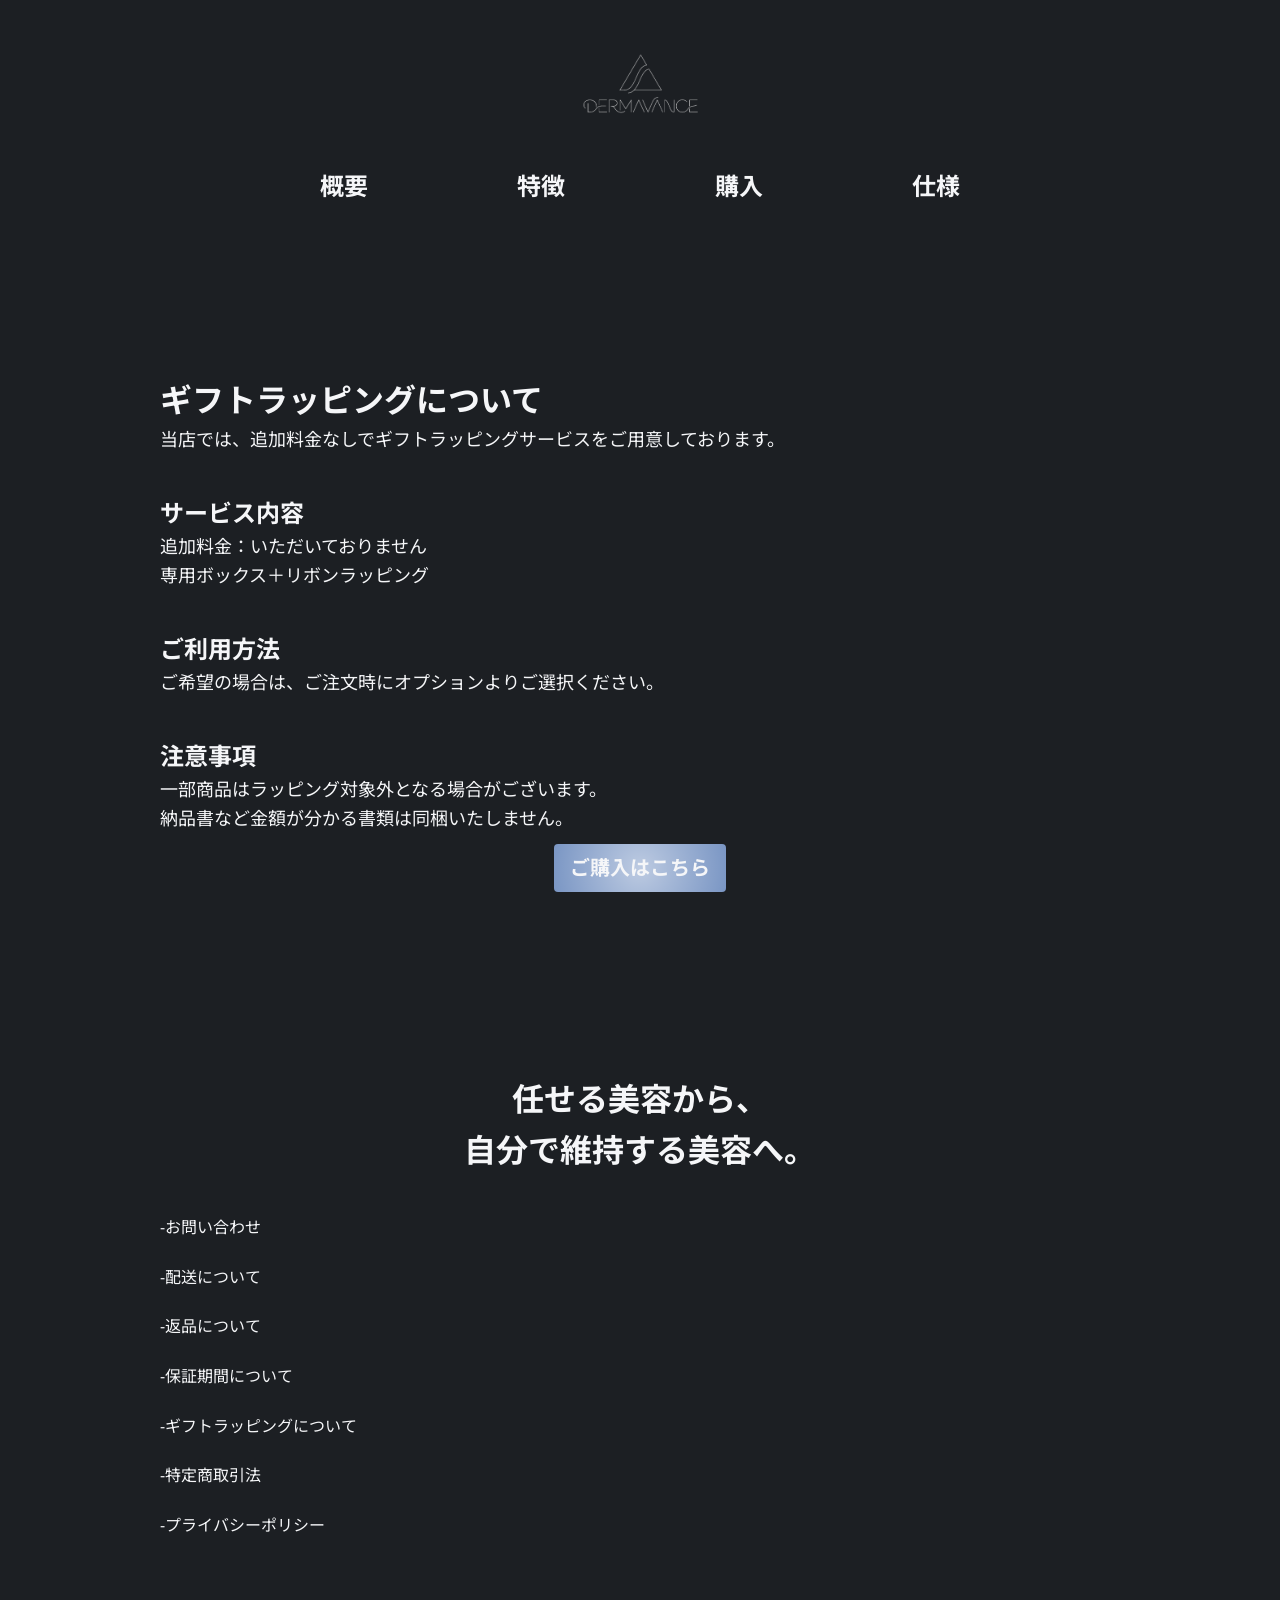
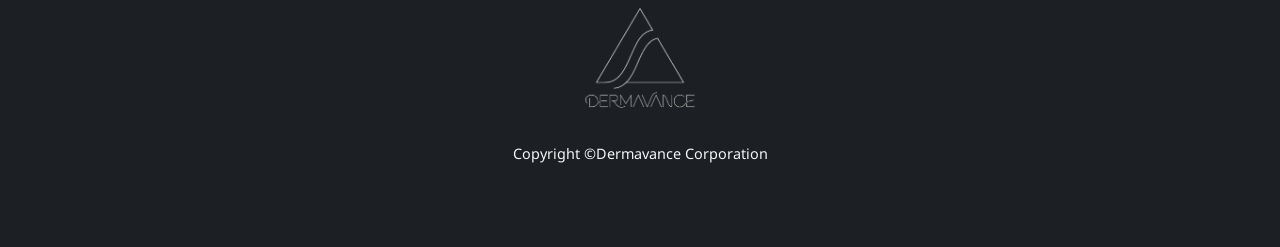
<file: gift.html>
<!DOCTYPE html>
<html lang="ja">
<head>
    <meta charset="UTF-8">
    <meta name="viewport" content="width=device-width, initial-scale=1.0">
    <title>ギフトラッピングについて</title>
    <meta name="description" content="ギフトラッピングについて">
    <!-- OGP -->
    <meta property="og:locale" content="ja_JP">
    <meta property="og:type" content="website">
    <meta property="og:site_name" content="ギフトラッピングについて">
    <meta property="og:title" content="ギフトラッピングについて">
    <meta property="og:description" content="ギフトラッピングについて">
    <meta property="og:url" content="https://lets5steady.github.io/dermavance.lp/gift.html">

    <!-- サムネイル（絶対URL / https 推奨 / 2MB以下目安） -->
    <meta property="og:image" content="https://github.com/lets5steady/dermavance.lp/blob/main/images/ogp_image.jpg?raw=true">
    <meta property="og:image:width" content="1200">
    <meta property="og:image:height" content="630">
    <meta property="og:image:alt" content="“DERMAVANCE TRINITY-X”美容医療と自宅ケアの“間”を埋める、全く新しい美顔器。">

    <!-- X(Twitter) 用：最低限 card 種類。site は推奨 -->
    <meta name="twitter:card" content="summary_large_image">
    <!-- <meta name="twitter:site" content="@YOUR_OFFICIAL_ACCOUNT"> -->
    <meta name="twitter:title" content="ギフトラッピングについて">
    <meta name="twitter:description" content="ギフトラッピングについて">
    <meta name="twitter:image" content="https://github.com/lets5steady/dermavance.lp/blob/main/images/ogp_image.jpg?raw=true">
    <meta name="twitter:image:alt" content="“DERMAVANCE TRINITY-X”美容医療と自宅ケアの“間”を埋める、全く新しい美顔器。">

    <link rel="icon" href="images/favicon.png" type="image/png">

    <link rel="preconnect" href="https://fonts.googleapis.com">
    <link rel="preconnect" href="https://fonts.gstatic.com" crossorigin>
    <link href="https://fonts.googleapis.com/css2?family=Noto+Sans+JP:wght@100..900&family=Noto+Sans:ital,wght@0,100..900;1,100..900&display=swap" rel="stylesheet">

    <link rel="stylesheet" href="css/style.css">
    <script type="module" src="./js/main.js"></script>
</head>
<body>
    <header>
        <div class="site-header__logo">
            <div class="site-header__logo-img">
                <img src="images/header_logo_transparent.png" alt="DERMAVANCE">
            </div>
        </div>
        <div class="site-header__nav">
            <ul>
                <li><a href="index.html" class="site-header__nav-link">概要</a></li>
                <li><a href="quality.html" class="site-header__nav-link">特徴</a></li>
                <li><a href="buy.html" class="site-header__nav-link">購入</a></li>
                <li><a href="spec.html" class="site-header__nav-link">仕様</a></li>
            </ul>
        </div>
    </header>
    <main class="page gift">
            <section class="l-inner js-fade-in">
                <div class="guide-page__block">
                    <h2>ギフトラッピングについて</h2>
                        <p>当店では、追加料金なしでギフトラッピングサービスをご用意しております。</p>
                </div>
                <div class="guide-page__block">
                    <h3>サービス内容</h3>
                    <ul>
                        <li>追加料金：いただいておりません</li>
                        <li>専用ボックス＋リボンラッピング</li>
                    </ul>
                </div>
                <div class="guide-page__block">
                    <h3>ご利用方法</h3>
                    <p>ご希望の場合は、ご注文時にオプションよりご選択ください。</p>
                </div>
                <div class="guide-page__block">
                    <h3>注意事項</h3>
                    <ul>
                        <li>一部商品はラッピング対象外となる場合がございます。</li>
                        <li>納品書など金額が分かる書類は同梱いたしません。</li>
                    </ul>
                </div>
            </section>
    </main>

    <footer>
        <div class="site-footer__inner">
            <h2>任せる美容から、<br>
                自分で維持する美容へ。</h2>
            <ul class="site-footer__nav">
                <li><a href="contact.html" class="site-footer__nav-link">-お問い合わせ</a></li>
                <li><a href="delivery.html" class="site-footer__nav-link">-配送について</a></li>
                <li><a href="returns.html" class="site-footer__nav-link">-返品について</a></li>
                <li><a href="warranty.html" class="site-footer__nav-link">-保証期間について</a></li>
                <li><a href="gift.html" class="site-footer__nav-link">-ギフトラッピングについて</a></li>
                <li><a href="legal.html" class="site-footer__nav-link">-特定商取引法</a></li>
                <li><a href="privacy.html" class="site-footer__nav-link">-プライバシーポリシー</a></li>
            </ul>
            <div class="site-footer__logo">
                <div class="site-footer__logo-img">
                    <img src="images/footer_logo_transparent.png" alt="DERMAVANCE">
                </div>
                <p><small>Copyright &copy;Dermavance Corporation</small></p>
            </div>
            <div class="fixed-cta cta-btn cta-btn--primary"><a href="buy.html">ご購入はこちら</a></div>
        </div>
    </footer>
    <button id="page-top-btn" type="button" aria-label="ページトップへ戻る">
        <svg viewBox="0 0 24 24" aria-hidden="true">
            <polyline points="4 15 12 7 20 15"/>
        </svg>
    </button> 
</body>
</html>
</file>
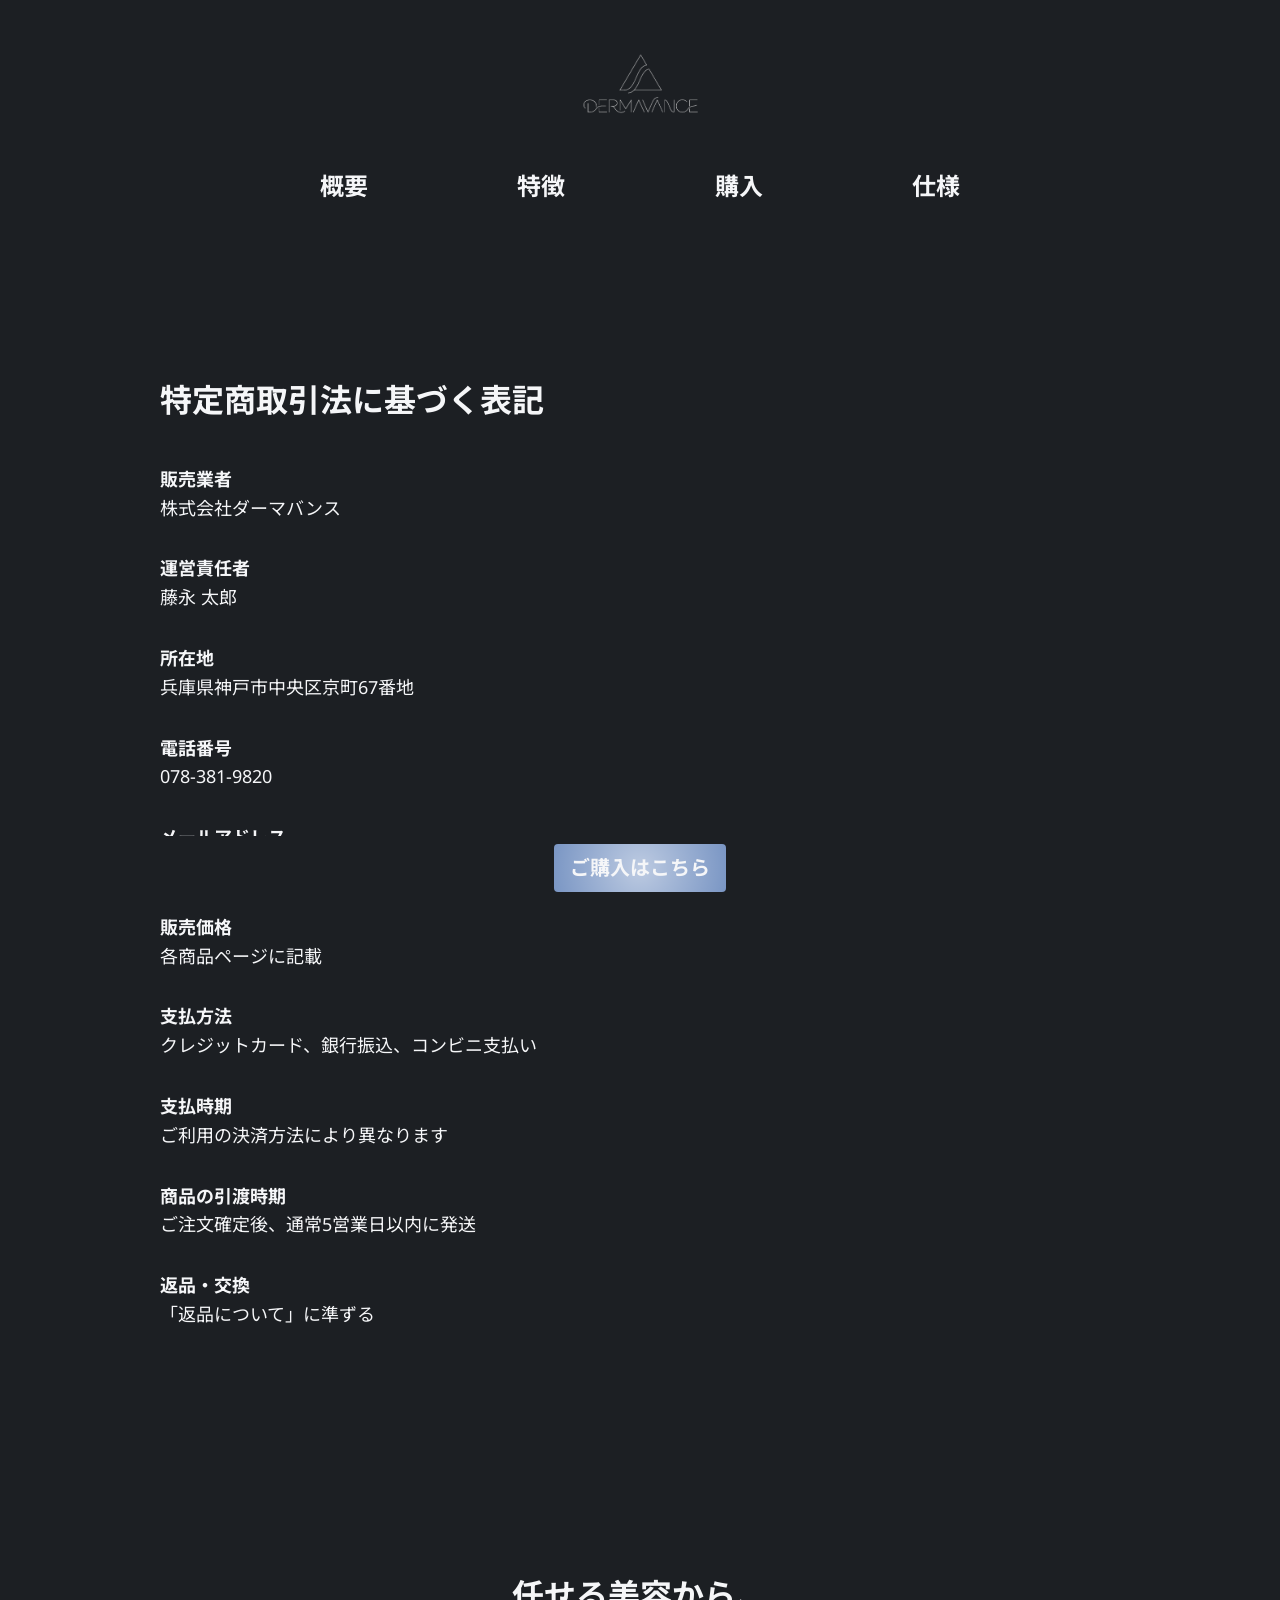
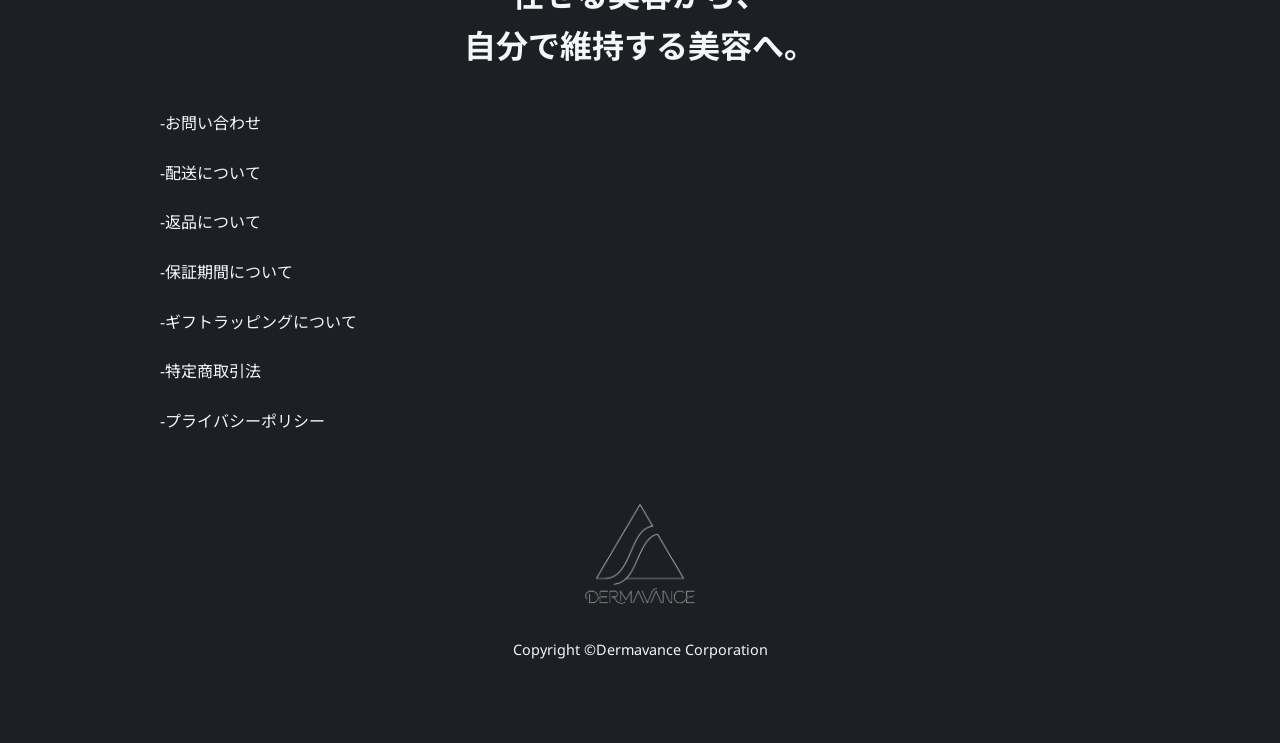
<file: legal.html>
<!DOCTYPE html>
<html lang="ja">
<head>
    <meta charset="UTF-8">
    <meta name="viewport" content="width=device-width, initial-scale=1.0">
    <title>特定商取引法について</title>
    <meta name="description" content="特定商取引法について">
    <!-- OGP -->
    <meta property="og:locale" content="ja_JP">
    <meta property="og:type" content="website">
    <meta property="og:site_name" content="特定商取引法について">
    <meta property="og:title" content="特定商取引法について">
    <meta property="og:description" content="特定商取引法について">
    <meta property="og:url" content="https://lets5steady.github.io/dermavance.lp/legal.html">

    <!-- サムネイル（絶対URL / https 推奨 / 2MB以下目安） -->
    <meta property="og:image" content="https://github.com/lets5steady/dermavance.lp/blob/main/images/ogp_image.jpg?raw=true">
    <meta property="og:image:width" content="1200">
    <meta property="og:image:height" content="630">
    <meta property="og:image:alt" content="“DERMAVANCE TRINITY-X”美容医療と自宅ケアの“間”を埋める、全く新しい美顔器。">

    <!-- X(Twitter) 用：最低限 card 種類。site は推奨 -->
    <meta name="twitter:card" content="summary_large_image">
    <!-- <meta name="twitter:site" content="@YOUR_OFFICIAL_ACCOUNT"> -->
    <meta name="twitter:title" content="特定商取引法について">
    <meta name="twitter:description" content="特定商取引法について">
    <meta name="twitter:image" content="https://github.com/lets5steady/dermavance.lp/blob/main/images/ogp_image.jpg?raw=true">
    <meta name="twitter:image:alt" content="“DERMAVANCE TRINITY-X”美容医療と自宅ケアの“間”を埋める、全く新しい美顔器。">

    <link rel="icon" href="images/favicon.png" type="image/png">

    <link rel="preconnect" href="https://fonts.googleapis.com">
    <link rel="preconnect" href="https://fonts.gstatic.com" crossorigin>
    <link href="https://fonts.googleapis.com/css2?family=Noto+Sans+JP:wght@100..900&family=Noto+Sans:ital,wght@0,100..900;1,100..900&display=swap" rel="stylesheet">

    <link rel="stylesheet" href="css/style.css">
    <script type="module" src="./js/main.js"></script>
</head>
<body>
    <header>
        <div class="site-header__logo">
            <div class="site-header__logo-img">
                <img src="images/header_logo_transparent.png" alt="DERMAVANCE">
            </div>
        </div>
        <div class="site-header__nav">
            <ul>
                <li><a href="index.html" class="site-header__nav-link">概要</a></li>
                <li><a href="quality.html" class="site-header__nav-link">特徴</a></li>
                <li><a href="buy.html" class="site-header__nav-link">購入</a></li>
                <li><a href="spec.html" class="site-header__nav-link">仕様</a></li>
            </ul>
        </div>
    </header>
    <main class="page legal">
            <section class="l-inner js-fade-in">
                <h2>特定商取引法に基づく表記</h2>
                <dl class="legal-list">
                    <div><dt>販売業者</dt><dd>株式会社ダーマバンス</dd></div>
                    <div><dt>運営責任者</dt><dd>藤永 太郎</dd></div>
                    <div><dt>所在地</dt><dd>兵庫県神戸市中央区京町67番地</dd></div>
                    <div><dt>電話番号</dt><dd>078-381-9820</dd></div>
                    <div><dt>メールアドレス</dt><dd>support@dermavance.jp</dd></div>
                    <div><dt>販売価格</dt><dd>各商品ページに記載</dd></div>
                    <div><dt>支払方法</dt><dd>クレジットカード、銀行振込、コンビニ支払い</dd></div>
                    <div><dt>支払時期</dt><dd>ご利用の決済方法により異なります</dd></div>
                    <div><dt>商品の引渡時期</dt><dd>ご注文確定後、通常5営業日以内に発送</dd></div>
                    <div><dt>返品・交換</dt><dd>「返品について」に準ずる</dd></div>
                </dl>
            </section>
    </main>
    <footer>
        <div class="site-footer__inner">
            <h2>任せる美容から、<br>
                自分で維持する美容へ。</h2>
            <ul class="site-footer__nav">
                <li><a href="contact.html" class="site-footer__nav-link">-お問い合わせ</a></li>
                <li><a href="delivery.html" class="site-footer__nav-link">-配送について</a></li>
                <li><a href="returns.html" class="site-footer__nav-link">-返品について</a></li>
                <li><a href="warranty.html" class="site-footer__nav-link">-保証期間について</a></li>
                <li><a href="gift.html" class="site-footer__nav-link">-ギフトラッピングについて</a></li>
                <li><a href="legal.html" class="site-footer__nav-link">-特定商取引法</a></li>
                <li><a href="privacy.html" class="site-footer__nav-link">-プライバシーポリシー</a></li>
            </ul>
            <div class="site-footer__logo">
                <div class="site-footer__logo-img">
                    <img src="images/footer_logo_transparent.png" alt="DERMAVANCE">
                </div>
                <p><small>Copyright &copy;Dermavance Corporation</small></p>
            </div>
            <div class="fixed-cta cta-btn cta-btn--primary"><a href="buy.html">ご購入はこちら</a></div>
        </div>
    </footer>
    <button id="page-top-btn" type="button" aria-label="ページトップへ戻る">
        <svg viewBox="0 0 24 24" aria-hidden="true">
            <polyline points="4 15 12 7 20 15"/>
        </svg>
    </button> 
</body>
</html>
</file>
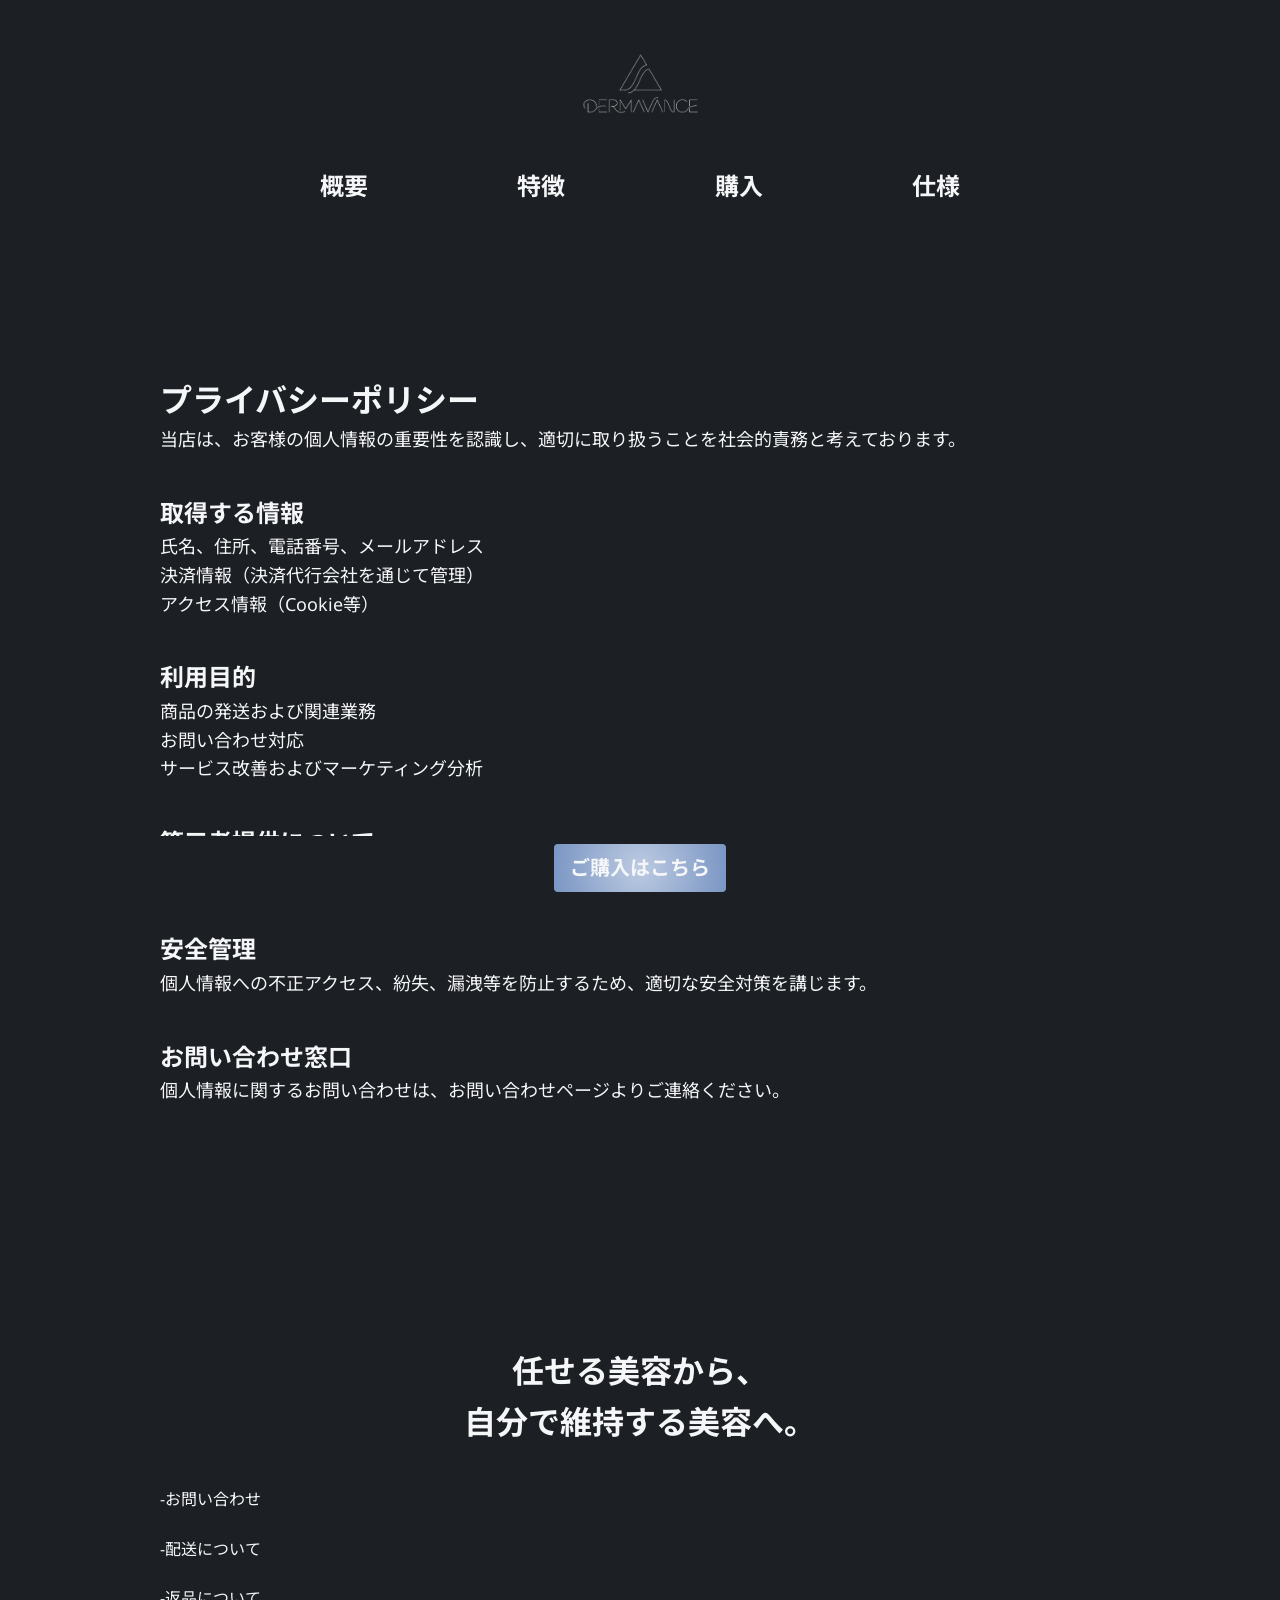
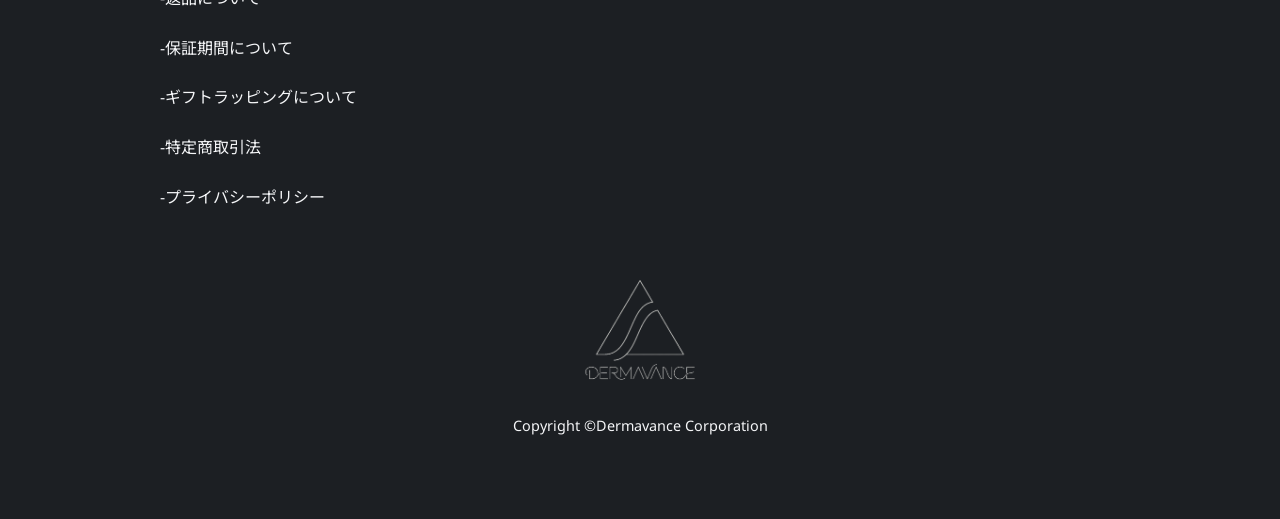
<file: privacy.html>
<!DOCTYPE html>
<html lang="ja">
<head>
    <meta charset="UTF-8">
    <meta name="viewport" content="width=device-width, initial-scale=1.0">
    <title>プライバシーポリシー</title>
    <meta name="description" content="プライバシーポリシー">
    <!-- OGP -->
    <meta property="og:locale" content="ja_JP">
    <meta property="og:type" content="website">
    <meta property="og:site_name" content="プライバシーポリシー">
    <meta property="og:title" content="プライバシーポリシー">
    <meta property="og:description" content="プライバシーポリシー">
    <meta property="og:url" content="https://lets5steady.github.io/dermavance.lp/privacy.html">

    <!-- サムネイル（絶対URL / https 推奨 / 2MB以下目安） -->
    <meta property="og:image" content="https://github.com/lets5steady/dermavance.lp/blob/main/images/ogp_image.jpg?raw=true">
    <meta property="og:image:width" content="1200">
    <meta property="og:image:height" content="630">
    <meta property="og:image:alt" content="“DERMAVANCE TRINITY-X”美容医療と自宅ケアの“間”を埋める、全く新しい美顔器。">

    <!-- X(Twitter) 用：最低限 card 種類。site は推奨 -->
    <meta name="twitter:card" content="summary_large_image">
    <!-- <meta name="twitter:site" content="@YOUR_OFFICIAL_ACCOUNT"> -->
    <meta name="twitter:title" content="プライバシーポリシー">
    <meta name="twitter:description" content="プライバシーポリシー">
    <meta name="twitter:image" content="https://github.com/lets5steady/dermavance.lp/blob/main/images/ogp_image.jpg?raw=true">
    <meta name="twitter:image:alt" content="“DERMAVANCE TRINITY-X”美容医療と自宅ケアの“間”を埋める、全く新しい美顔器。">

    <link rel="icon" href="images/favicon.png" type="image/png">

    <link rel="preconnect" href="https://fonts.googleapis.com">
    <link rel="preconnect" href="https://fonts.gstatic.com" crossorigin>
    <link href="https://fonts.googleapis.com/css2?family=Noto+Sans+JP:wght@100..900&family=Noto+Sans:ital,wght@0,100..900;1,100..900&display=swap" rel="stylesheet">

    <link rel="stylesheet" href="css/style.css">
    <script type="module" src="./js/main.js"></script>
</head>
<body>
    <header>
        <div class="site-header__logo">
            <div class="site-header__logo-img">
                <img src="images/header_logo_transparent.png" alt="DERMAVANCE">
            </div>
        </div>
        <div class="site-header__nav">
            <ul>
                <li><a href="index.html" class="site-header__nav-link">概要</a></li>
                <li><a href="quality.html" class="site-header__nav-link">特徴</a></li>
                <li><a href="buy.html" class="site-header__nav-link">購入</a></li>
                <li><a href="spec.html" class="site-header__nav-link">仕様</a></li>
            </ul>
        </div>
    </header>
    <main class="page privacy">
            <section class="l-inner js-fade-in">
                <div class="guide-page__block">
                    <h2>プライバシーポリシー</h2>
                    <p>当店は、お客様の個人情報の重要性を認識し、適切に取り扱うことを社会的責務と考えております。</p>
                </div>
                <div class="guide-page__block">
                    <h3>取得する情報</h3>
                    <ul>
                        <li>氏名、住所、電話番号、メールアドレス</li>
                        <li>決済情報（決済代行会社を通じて管理）</li>
                        <li>アクセス情報（Cookie等）</li>
                    </ul>
                </div>
                <div class="guide-page__block">
                    <h3>利用目的</h3>
                    <ul>
                        <li>商品の発送および関連業務</li>
                        <li>お問い合わせ対応</li>
                        <li>サービス改善およびマーケティング分析</li>
                    </ul>
                </div>
                <div class="guide-page__block">
                    <h3>第三者提供について</h3>
                    <p>法令に基づく場合を除き、本人の同意なく第三者へ提供することはありません。</p>
                </div>
                <div class="guide-page__block">
                    <h3>安全管理</h3>
                    <p>個人情報への不正アクセス、紛失、漏洩等を防止するため、適切な安全対策を講じます。</p>
                </div>
                <div class="guide-page__block">
                    <h3>お問い合わせ窓口</h3>
                    <p>個人情報に関するお問い合わせは、お問い合わせページよりご連絡ください。</p>
                </div>
            </section>
    </main>
    <footer>
        <div class="site-footer__inner">
            <h2>任せる美容から、<br>
                自分で維持する美容へ。</h2>
            <ul class="site-footer__nav">
                <li><a href="contact.html" class="site-footer__nav-link">-お問い合わせ</a></li>
                <li><a href="delivery.html" class="site-footer__nav-link">-配送について</a></li>
                <li><a href="returns.html" class="site-footer__nav-link">-返品について</a></li>
                <li><a href="warranty.html" class="site-footer__nav-link">-保証期間について</a></li>
                <li><a href="gift.html" class="site-footer__nav-link">-ギフトラッピングについて</a></li>
                <li><a href="legal.html" class="site-footer__nav-link">-特定商取引法</a></li>
                <li><a href="privacy.html" class="site-footer__nav-link">-プライバシーポリシー</a></li>
            </ul>
            <div class="site-footer__logo">
                <div class="site-footer__logo-img">
                    <img src="images/footer_logo_transparent.png" alt="DERMAVANCE">
                </div>
                <p><small>Copyright &copy;Dermavance Corporation</small></p>
            </div>
            <div class="fixed-cta cta-btn cta-btn--primary"><a href="buy.html">ご購入はこちら</a></div>
        </div>
    </footer>
    <button id="page-top-btn" type="button" aria-label="ページトップへ戻る">
        <svg viewBox="0 0 24 24" aria-hidden="true">
            <polyline points="4 15 12 7 20 15"/>
        </svg>
    </button> 
</body>
</html>
</file>
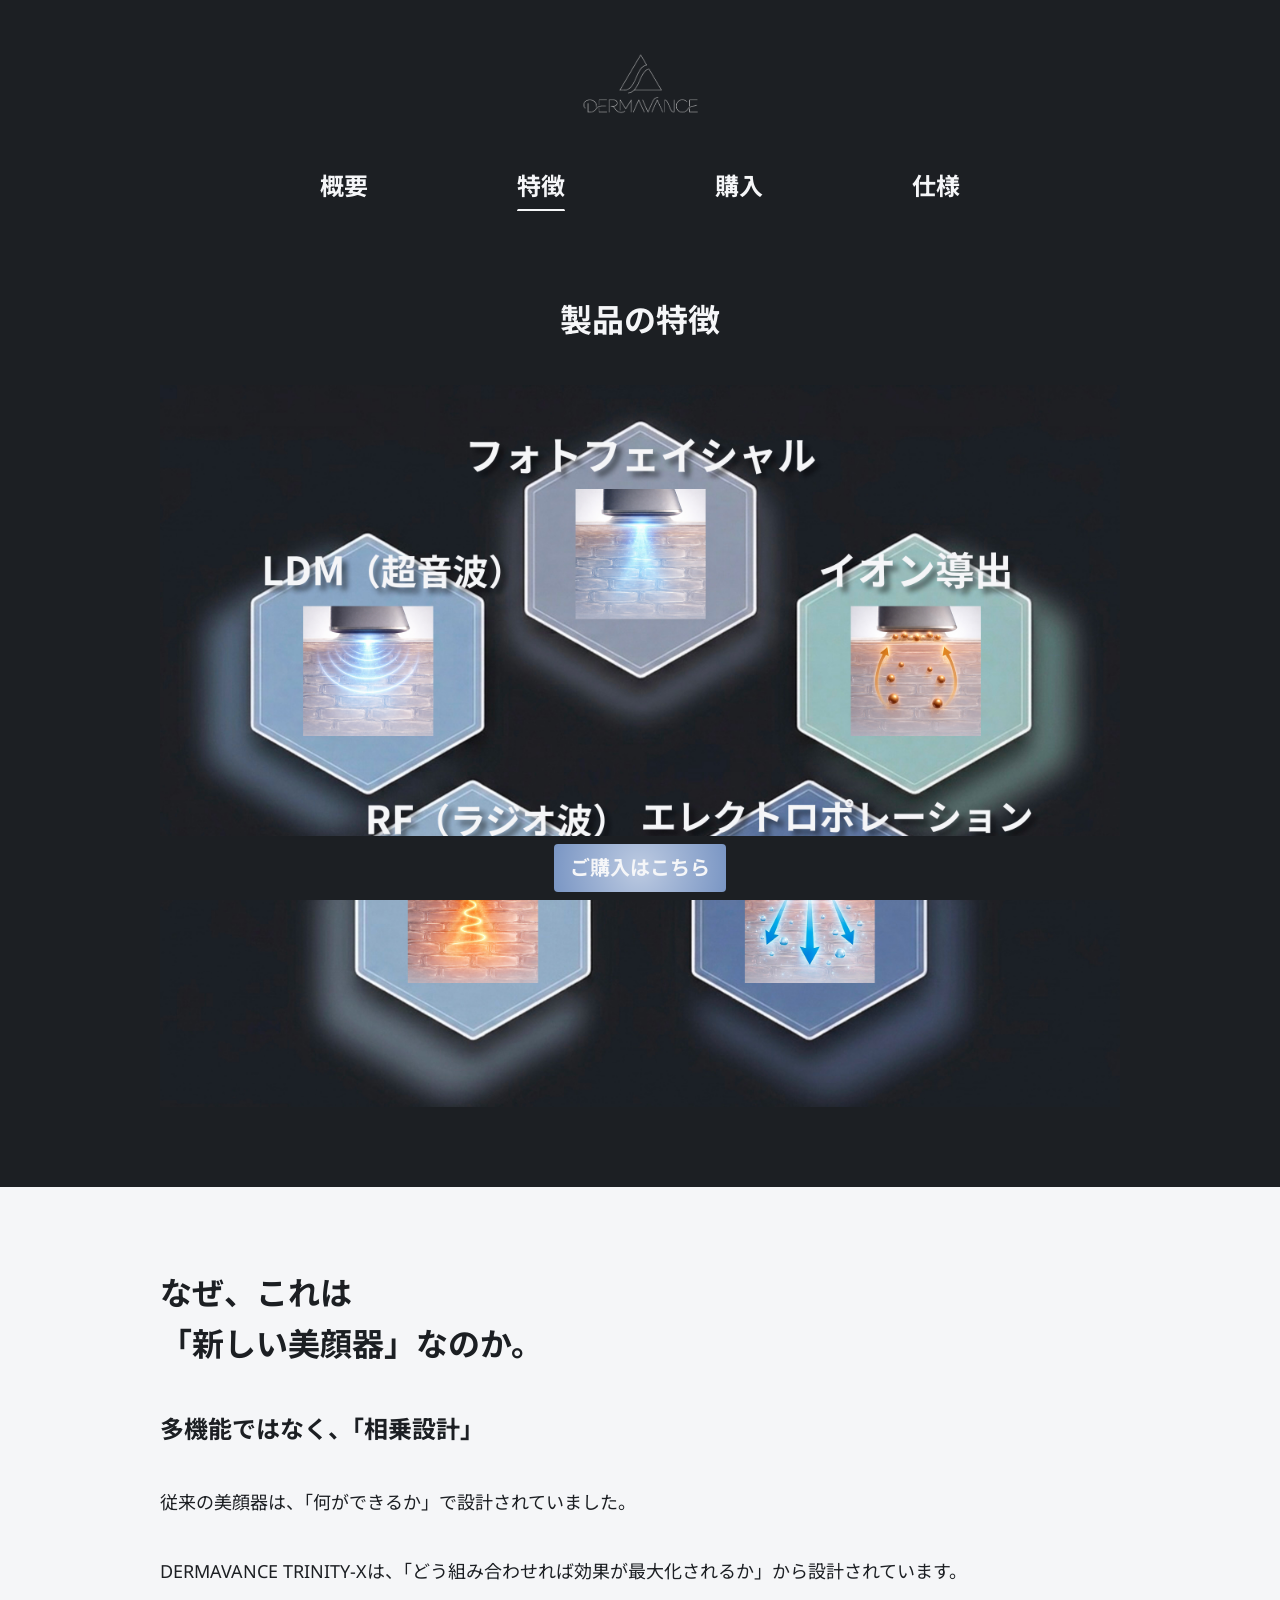
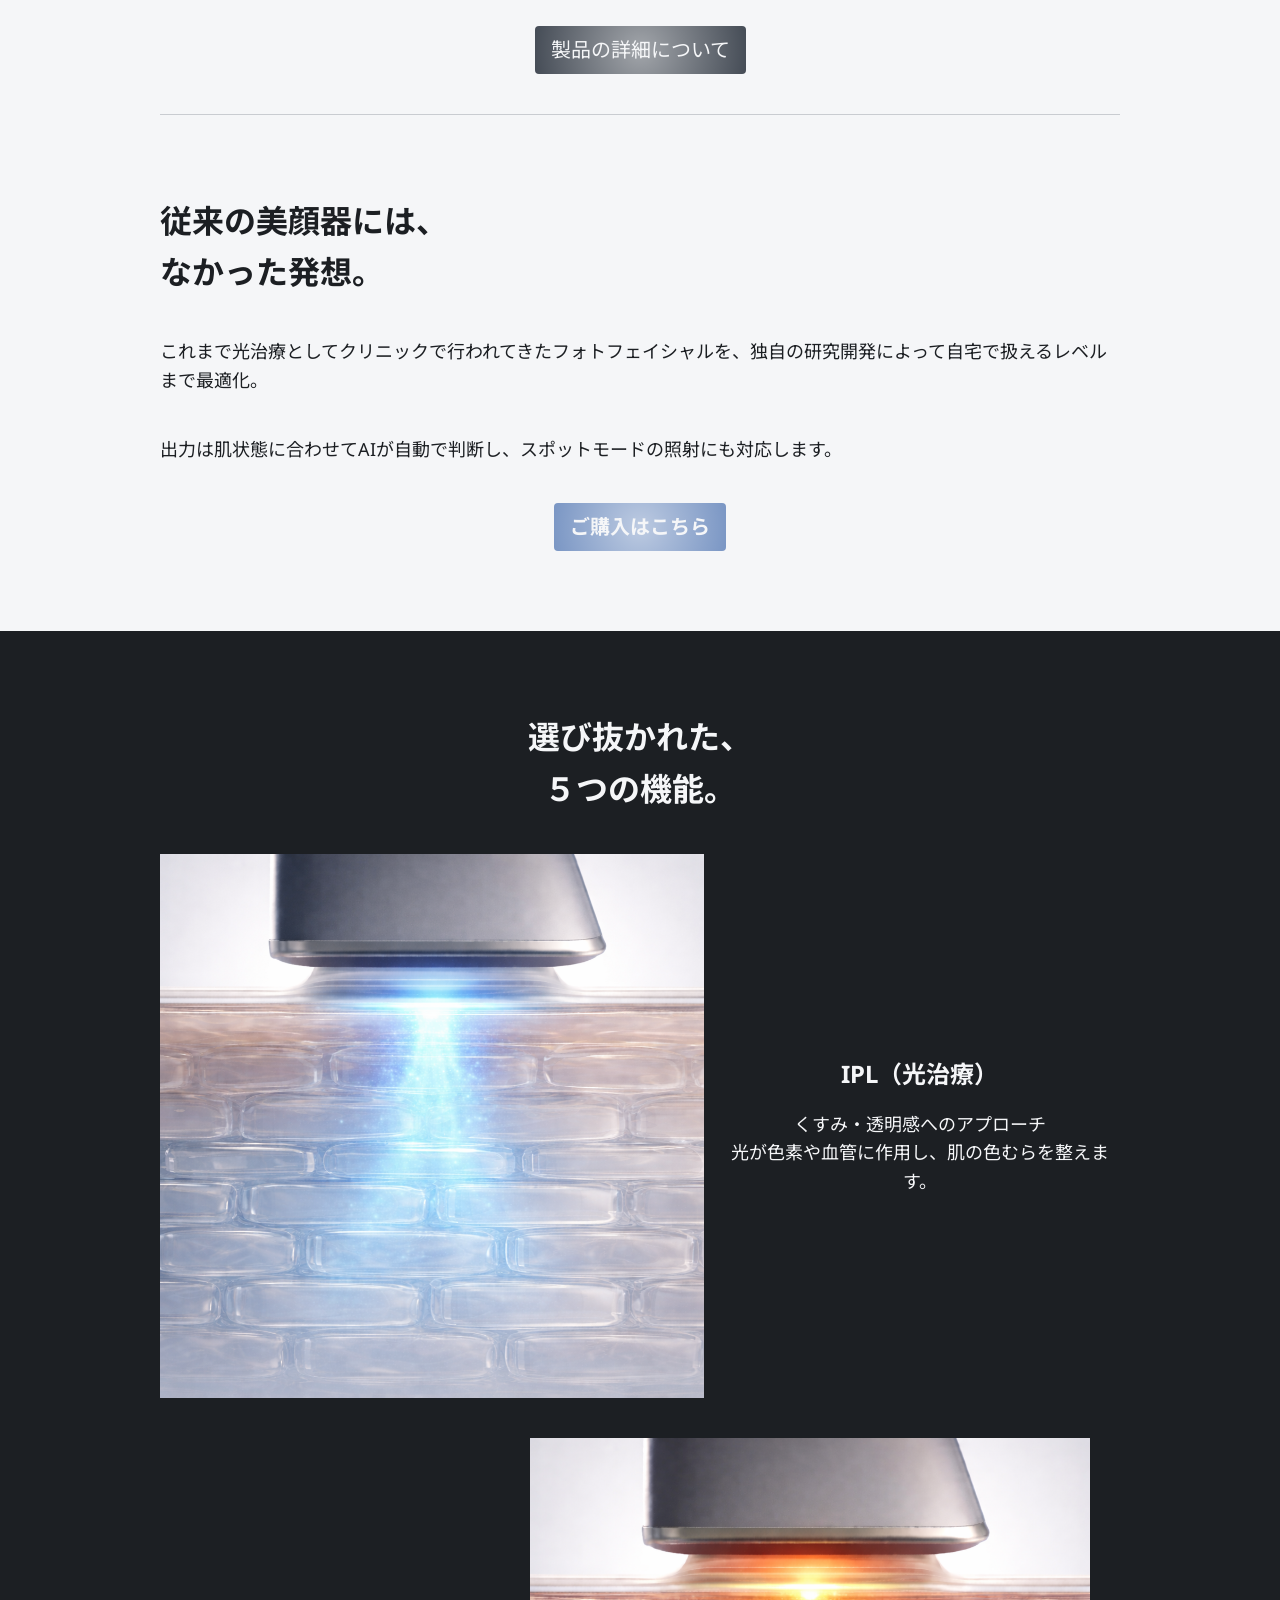
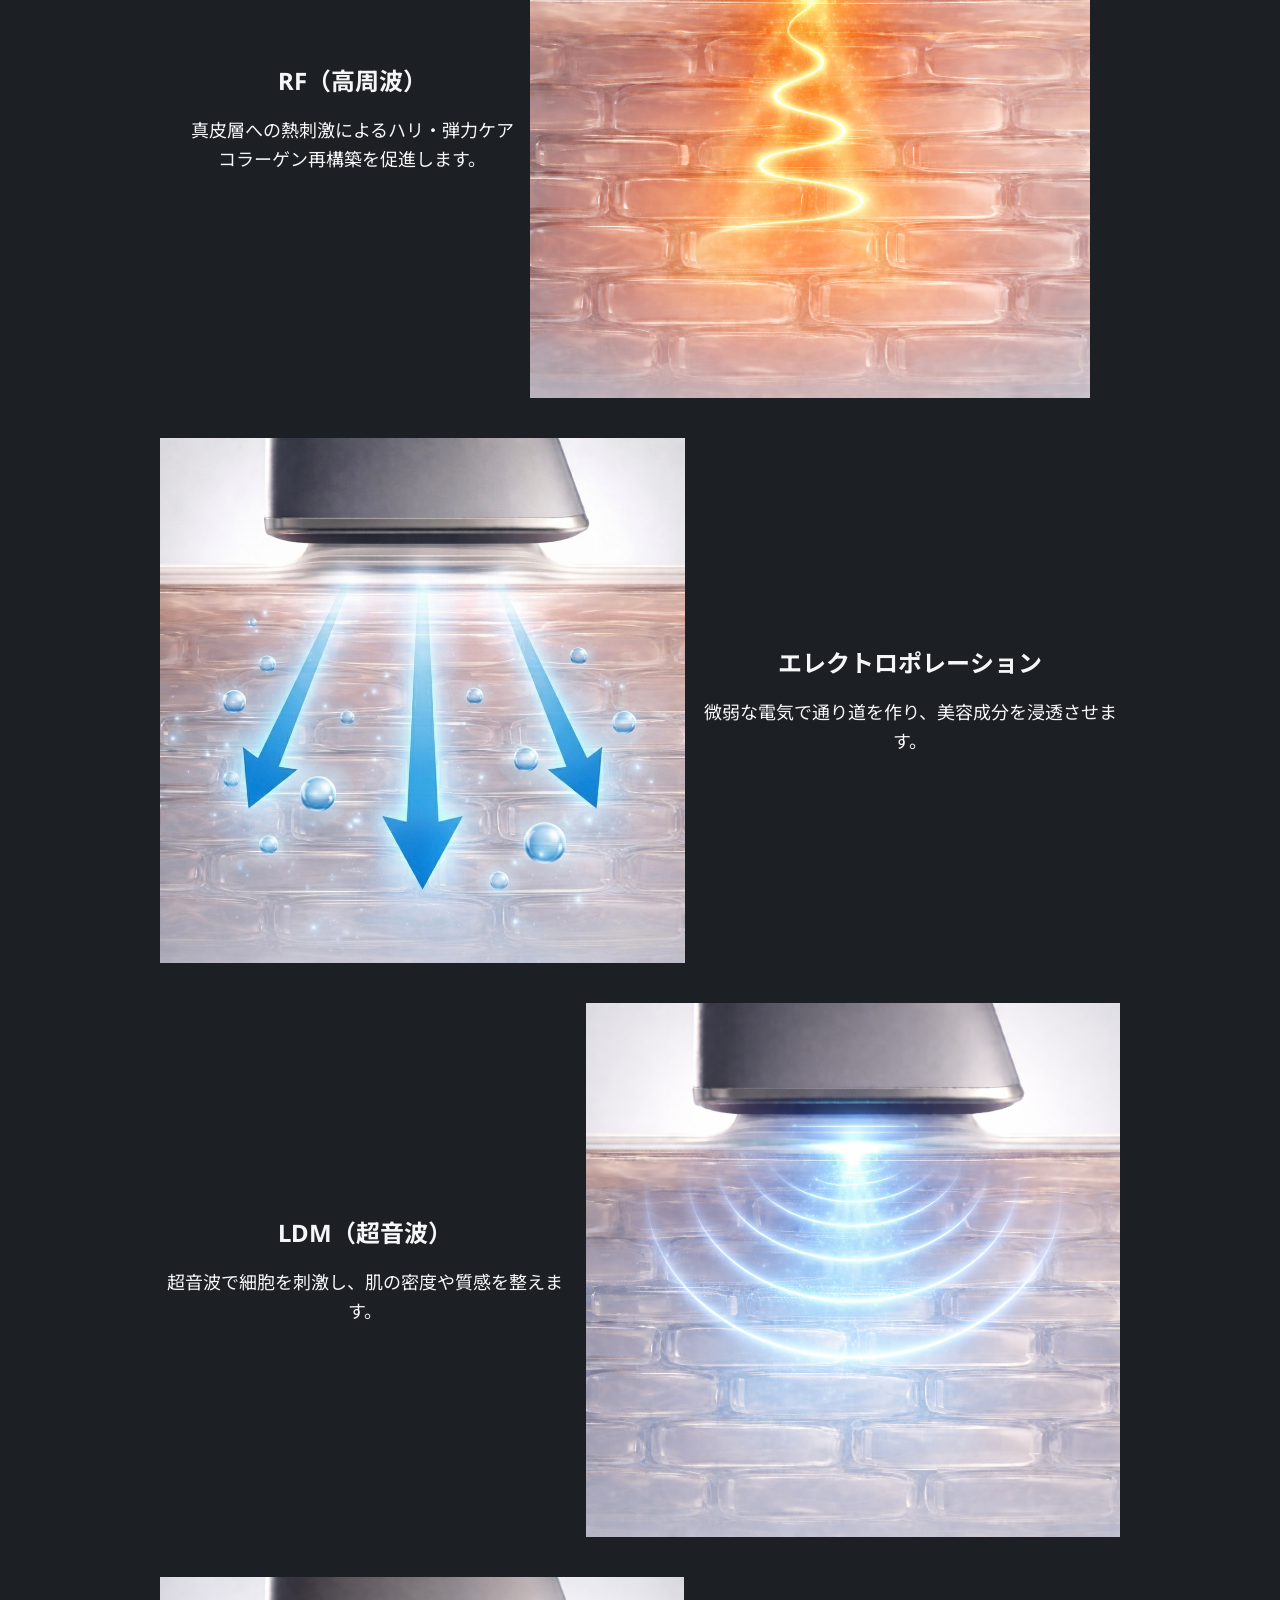
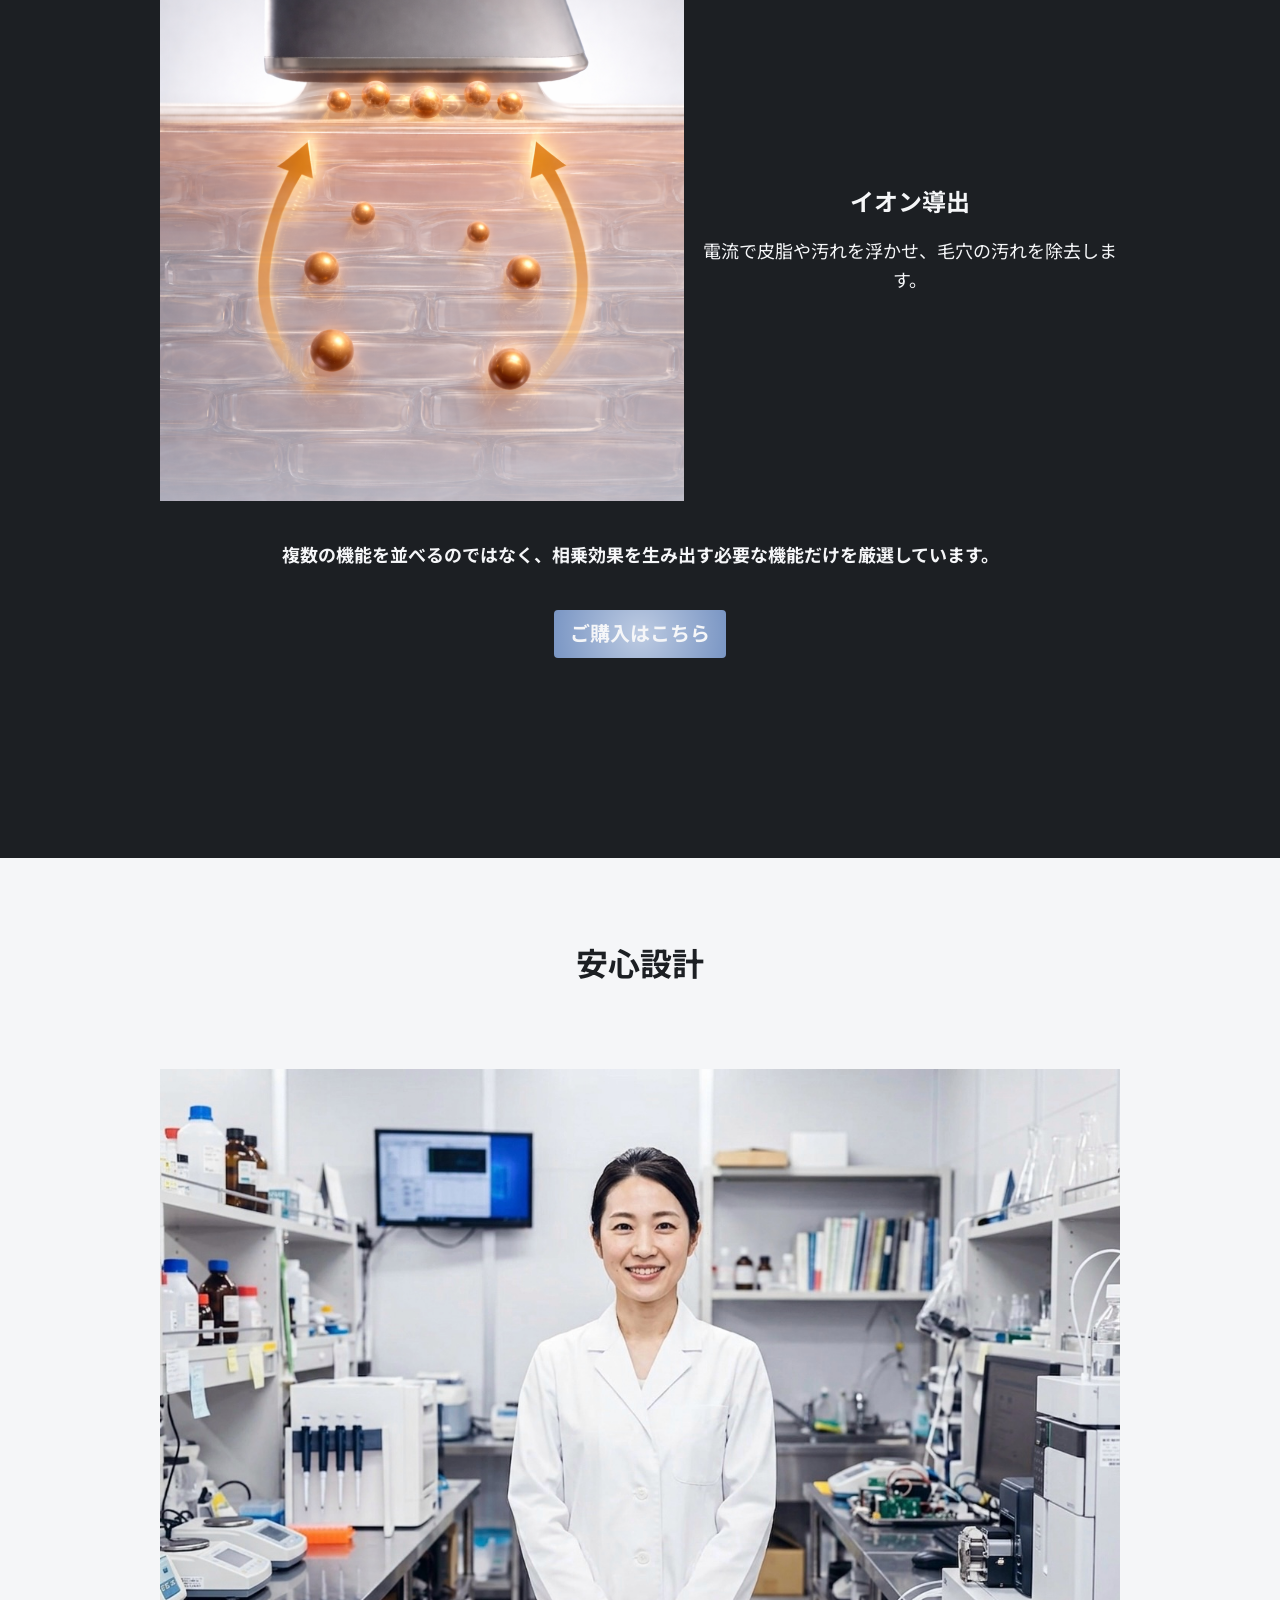
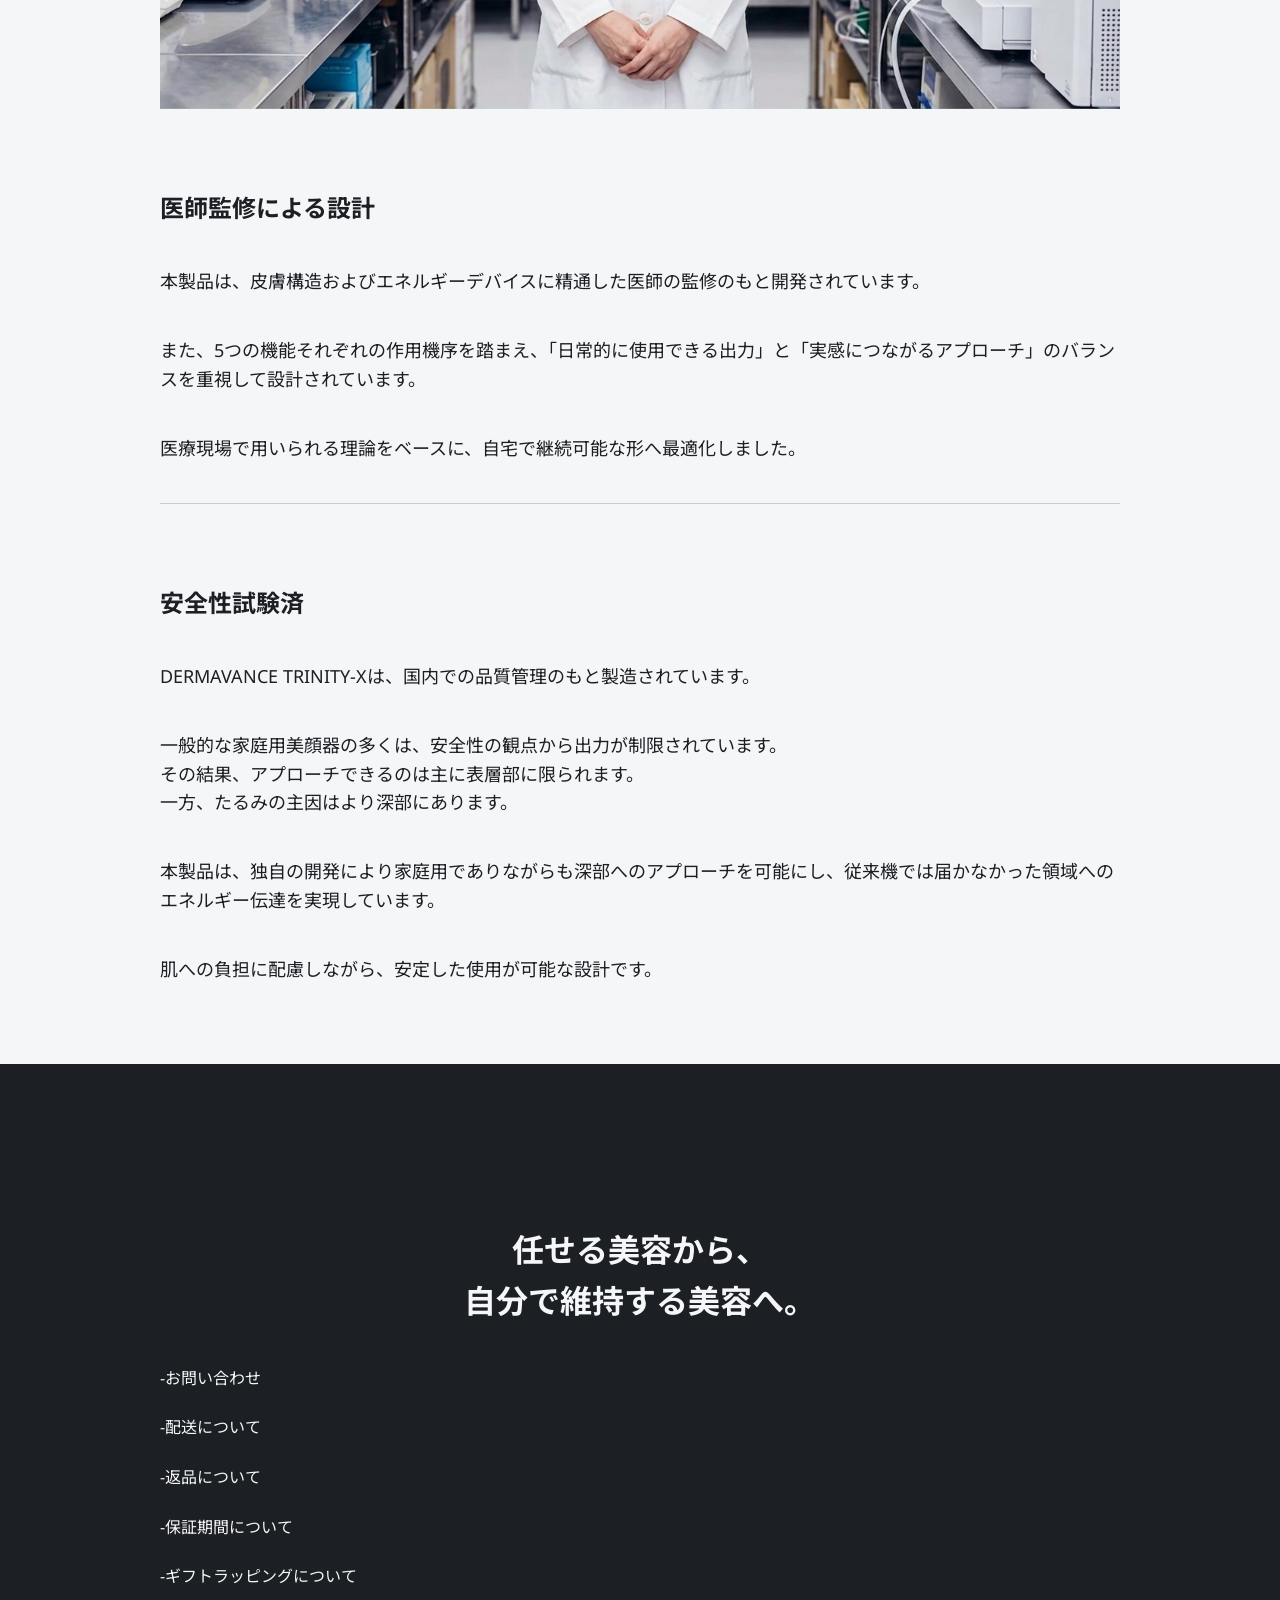
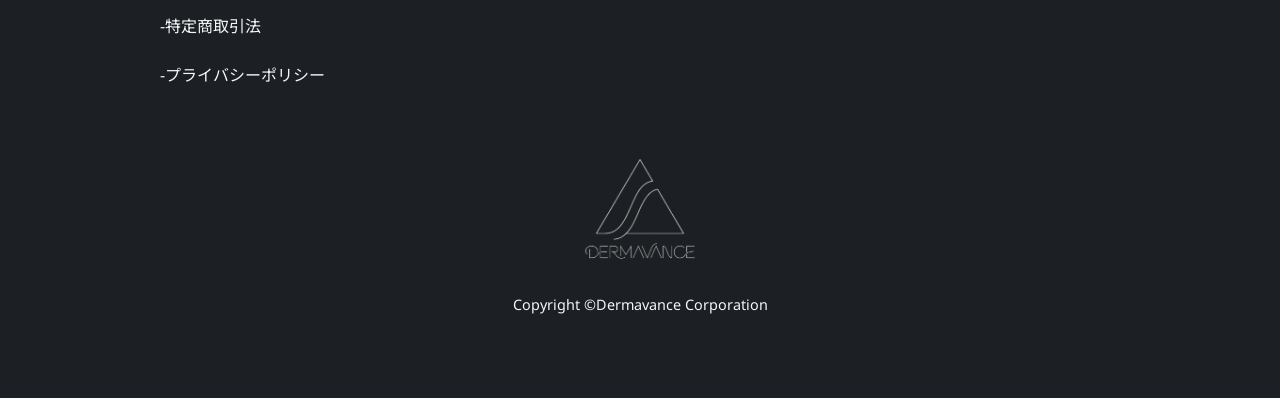
<file: quality.html>
<!DOCTYPE html>
<html lang="ja">
<head>
    <meta charset="UTF-8">
    <meta name="viewport" content="width=device-width, initial-scale=1.0">
    <title>DERMAVANCE TRINITY-X 特徴</title>
    <meta name="description" content="DERMAVANCE TRINITY-Xの特徴ページ">
    <!-- OGP -->
    <meta property="og:locale" content="ja_JP">
    <meta property="og:type" content="website">
    <meta property="og:site_name" content="DERMAVANCE TRINITY-Xの特徴">
    <meta property="og:title" content="DERMAVANCE TRINITY-Xの特徴">
    <meta property="og:description" content="DERMAVANCE TRINITY-Xの特徴ページ">
    <meta property="og:url" content="https://lets5steady.github.io/dermavance.lp/quality.html">

    <!-- サムネイル（絶対URL / https 推奨 / 2MB以下目安） -->
    <meta property="og:image" content="https://github.com/lets5steady/dermavance.lp/blob/main/images/ogp_image.jpg?raw=true">
    <meta property="og:image:width" content="1200">
    <meta property="og:image:height" content="630">
    <meta property="og:image:alt" content="“DERMAVANCE TRINITY-X”美容医療と自宅ケアの“間”を埋める、全く新しい美顔器。">

    <!-- X(Twitter) 用：最低限 card 種類。site は推奨 -->
    <meta name="twitter:card" content="summary_large_image">
    <!-- <meta name="twitter:site" content="@YOUR_OFFICIAL_ACCOUNT"> -->
    <meta name="twitter:title" content="DERMAVANCE TRINITY-Xの特徴">
    <meta name="twitter:description" content="DERMAVANCE TRINITY-Xの特徴">
    <meta name="twitter:image" content="https://github.com/lets5steady/dermavance.lp/blob/main/images/ogp_image.jpg?raw=true">
    <meta name="twitter:image:alt" content="“DERMAVANCE TRINITY-X”美容医療と自宅ケアの“間”を埋める、全く新しい美顔器。">

    <link rel="icon" href="images/favicon.png" type="image/png">

    <link rel="preconnect" href="https://fonts.googleapis.com">
    <link rel="preconnect" href="https://fonts.gstatic.com" crossorigin>
    <link href="https://fonts.googleapis.com/css2?family=Noto+Sans+JP:wght@100..900&family=Noto+Sans:ital,wght@0,100..900;1,100..900&display=swap" rel="stylesheet">

    <link rel="stylesheet" href="css/style.css">
    <script type="module" src="./js/main.js"></script>
</head>
<body>
    <header>
        <div class="site-header__logo">
            <div class="site-header__logo-img">
                <img src="images/header_logo_transparent.png" alt="DERMAVANCE">
            </div>
        </div>
        <div class="site-header__nav">
            <ul>
                <li><a href="index.html" class="site-header__nav-link">概要</a></li>
                <li><a href="quality.html" class="site-header__nav-link">特徴</a></li>
                <li><a href="buy.html" class="site-header__nav-link">購入</a></li>
                <li><a href="spec.html" class="site-header__nav-link">仕様</a></li>
            </ul>
        </div>
    </header>
    <main>
        <section class="quality-top">
            <div class="l-inner js-fade-in">
                <h2>製品の特徴</h2>
                <div class="five-modes__img">
                    <img src="images/five_modes.jpg" alt="五つの機能の図" js-parallax>
                </div>
            </div>
        </section>
        <section class="design-point">
            <div class="l-inner js-fade-in">
                <div class="design-point__col design-point__col--bordered">
                    <h2>なぜ、これは<br>
                        「新しい美顔器」なのか。
                    </h2>
                    <h3>多機能ではなく、「相乗設計」</h3>
                    <p>従来の美顔器は、「何ができるか」で設計されていました。</p>
                    <p>DERMAVANCE TRINITY-Xは、「どう組み合わせれば効果が最大化されるか」から設計されています。</p>
                    <button type="button" class="modal__trigger cta-btn cta-btn--secondary" data-target="modal-4">製品の詳細について</button>
                </div>
                <div class="design-point__col">
                    <h2>従来の美顔器には、<br>
                        なかった発想。
                    </h2>
                    <p>これまで光治療としてクリニックで行われてきたフォトフェイシャルを、独自の研究開発によって自宅で扱えるレベルまで最適化。</p>
                    <p>出力は肌状態に合わせてAIが自動で判断し、スポットモードの照射にも対応します。</p>
                    <div class="cta-btn cta-btn--primary"><a href="buy.html">ご購入はこちら</a></div>
                </div>
            </div>
        </section>
        <section class="five-modes">
            <div class="l-inner js-fade-in">
                <h2>選び抜かれた、<br>
                    ５つの機能。
                </h2>
                <div class="mode">
                    <div class="mode__img">
                        <img src="images/IPL.PNG" alt="光治療のイメージ" js-parallax>
                    </div>
                    <div class="mode__text">
                        <h3>IPL（光治療）</h3>
                        <p>
                            くすみ・透明感へのアプローチ<br>
                            光が色素や血管に作用し、肌の色むらを整えます。
                        </p>
                    </div>
                </div>
                <div class="mode mode--reverse">
                    <div class="mode__img">
                        <img src="images/RF.PNG" alt="高周波治療のイメージ" js-parallax>
                    </div>
                    <div class="mode__text">
                        <h3>RF（高周波）</h3>
                        <p>
                            真皮層への熱刺激によるハリ・弾力ケア<br>
                            コラーゲン再構築を促進します。
                        </p>
                    </div>
                </div>
                <div class="mode">
                    <div class="mode__img">
                        <img src="images/EP.jpg" alt="エレクトロポレーションのイメージ" js-parallax>
                    </div>
                    <div class="mode__text">
                        <h3>エレクトロポレーション</h3>
                        <p>
                            微弱な電気で通り道を作り、美容成分を浸透させます。
                        </p>
                    </div>
                </div>
                <div class="mode mode--reverse">
                    <div class="mode__img">
                        <img src="images/LDM.PNG" alt="超音波治療のイメージ" js-parallax>
                    </div>
                    <div class="mode__text">
                        <h3>LDM（超音波）</h3>
                        <p>
                            超音波で細胞を刺激し、肌の密度や質感を整えます。
                        </p>
                    </div>
                </div>
                <div class="mode">
                    <div class="mode__img">
                        <img src="images/ION.PNG" alt="イオン導出のイメージ" js-parallax>
                    </div>
                    <div class="mode__text">
                        <h3>イオン導出</h3>
                        <p>
                            電流で皮脂や汚れを浮かせ、毛穴の汚れを除去します。
                        </p>
                    </div>
                </div>
                <p class="u-bold">複数の機能を並べるのではなく、相乗効果を生み出す必要な機能だけを厳選しています。</p>
                <div class="cta-btn cta-btn--primary"><a href="buy.html">ご購入はこちら</a></div>
            </div>
        </section>
        <section class="safety-reasons">
            <div class="l-inner js-fade-in">
                <h2>安心設計</h2>
                <div class="safety-reasons__doctor-img"></div>
                <div class="safety-reasons__item safety-reasons__item--bordered">
                    <h3>医師監修による設計</h3>
                    <p>本製品は、皮膚構造およびエネルギーデバイスに精通した医師の監修のもと開発されています。</p>
                    <p>また、5つの機能それぞれの作用機序を踏まえ、「日常的に使用できる出力」と「実感につながるアプローチ」のバランスを重視して設計されています。</p>
                    <p>医療現場で用いられる理論をベースに、自宅で継続可能な形へ最適化しました。</p>
                </div>
                <div class="safety-reasons__item">
                    <h3>安全性試験済</h3>
                    <p>DERMAVANCE TRINITY-Xは、国内での品質管理のもと製造されています。</p>
                    <p>一般的な家庭用美顔器の多くは、安全性の観点から出力が制限されています。<br> その結果、アプローチできるのは主に表層部に限られます。<br>
                        一方、たるみの主因はより深部にあります。</p>
                    <p>本製品は、独自の開発により家庭用でありながらも深部へのアプローチを可能にし、従来機では届かなかった領域へのエネルギー伝達を実現しています。</p>
                    <p>肌への負担に配慮しながら、安定した使用が可能な設計です。</p>
                </div>
            </div>
        </section>
    </main>
    <footer>
        <div class="site-footer__inner">
            <h2>任せる美容から、<br>
                自分で維持する美容へ。</h2>
            <ul class="site-footer__nav">
                <li><a href="contact.html" class="site-footer__nav-link">-お問い合わせ</a></li>
                <li><a href="delivery.html" class="site-footer__nav-link">-配送について</a></li>
                <li><a href="returns.html" class="site-footer__nav-link">-返品について</a></li>
                <li><a href="warranty.html" class="site-footer__nav-link">-保証期間について</a></li>
                <li><a href="gift.html" class="site-footer__nav-link">-ギフトラッピングについて</a></li>
                <li><a href="legal.html" class="site-footer__nav-link">-特定商取引法</a></li>
                <li><a href="privacy.html" class="site-footer__nav-link">-プライバシーポリシー</a></li>
            </ul>
            <div class="site-footer__logo">
                <div class="site-footer__logo-img">
                    <img src="images/footer_logo_transparent.png" alt="DERMAVANCE">
                </div>
                <p><small>Copyright &copy;Dermavance Corporation</small></p>
            </div>
            <div class="fixed-cta cta-btn cta-btn--primary"><a href="buy.html">ご購入はこちら</a></div>
        </div>
    </footer>
    <dialog id="modal-4" class="modal">
        <div class="modal__inner">
            <h3>設計のこだわりについて</h3>
            <p>
                <span class="u-bold">①汚れを取り除く</span><br>
                イオン導出（毛穴洗浄）<br>

                <span class="u-bold">②肌環境を整える</span><br>
                LDM（超音波）<br>

                <span class="u-bold">③お悩みごとに異なる方法で適切な層へアプローチする</span><br>
                IPL（光）・RF（高周波）<br>

                <span class="u-bold"> ④有効成分を届ける・鎮静</span><br>
                エレクトロポレーション<br>
            </p>
            <p>相乗効果を生み出す一連の流れを、1台で完結できるように設計。</p>
            <button type="button" class="modal__close cta-btn cta-btn--secondary">閉じる</button>
        </div>
    </dialog>
    <button id="page-top-btn" type="button" aria-label="ページトップへ戻る">
            <svg viewBox="0 0 24 24" aria-hidden="true">
                <polyline points="4 15 12 7 20 15"/>
            </svg>
    </button> 
</body>
</html>
</file>
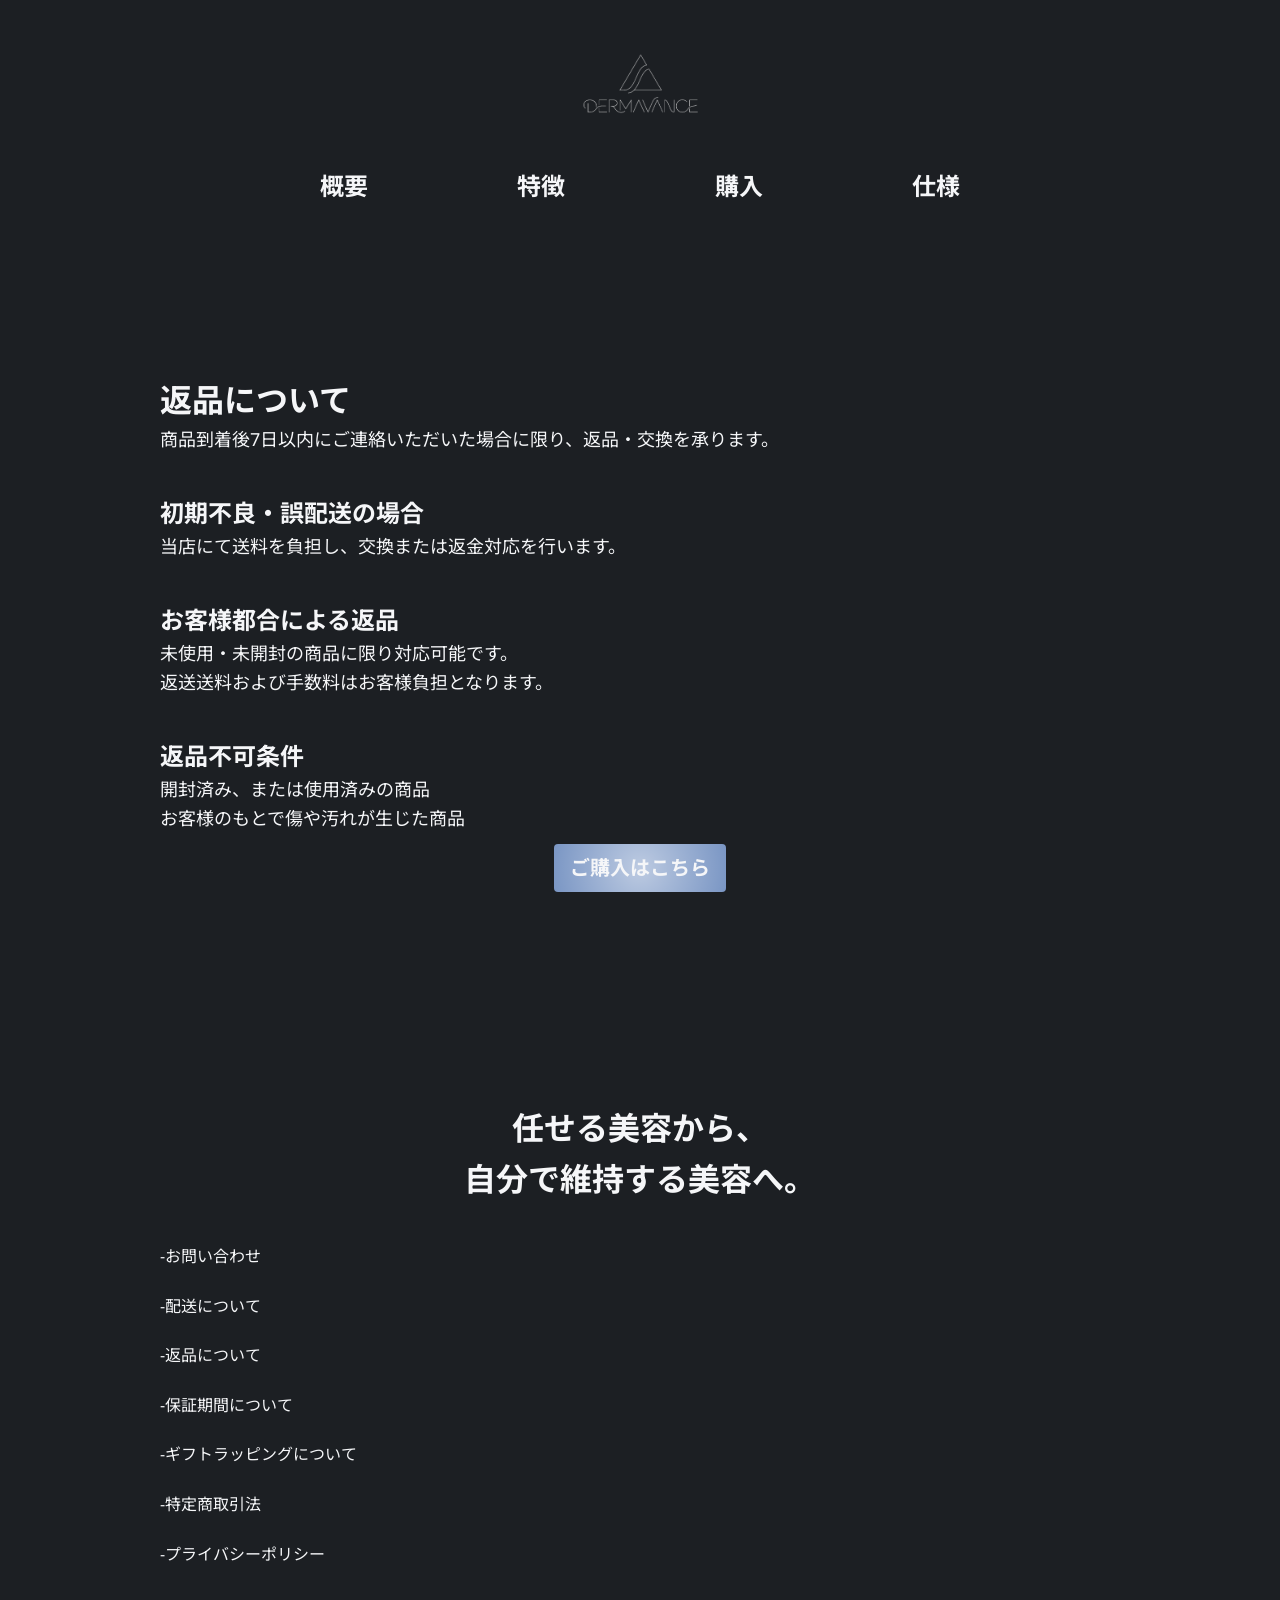
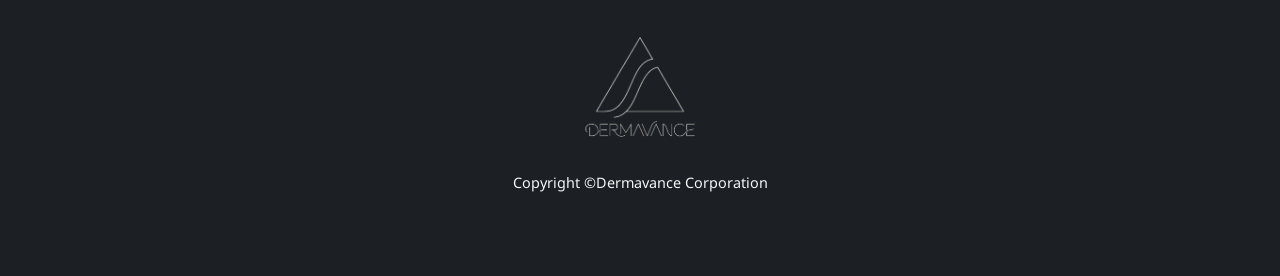
<file: returns.html>
<!DOCTYPE html>
<html lang="ja">
<head>
    <meta charset="UTF-8">
    <meta name="viewport" content="width=device-width, initial-scale=1.0">
    <title>返品について</title>
    <meta name="description" content="返品について">
    <!-- OGP -->
    <meta property="og:locale" content="ja_JP">
    <meta property="og:type" content="website">
    <meta property="og:site_name" content="返品について">
    <meta property="og:title" content="返品について">
    <meta property="og:description" content="返品について">
    <meta property="og:url" content="https://lets5steady.github.io/dermavance.lp/returns.html">

    <!-- サムネイル（絶対URL / https 推奨 / 2MB以下目安） -->
    <meta property="og:image" content="https://github.com/lets5steady/dermavance.lp/blob/main/images/ogp_image.jpg?raw=true">
    <meta property="og:image:width" content="1200">
    <meta property="og:image:height" content="630">
    <meta property="og:image:alt" content="“DERMAVANCE TRINITY-X”美容医療と自宅ケアの“間”を埋める、全く新しい美顔器。">

    <!-- X(Twitter) 用：最低限 card 種類。site は推奨 -->
    <meta name="twitter:card" content="summary_large_image">
    <!-- <meta name="twitter:site" content="@YOUR_OFFICIAL_ACCOUNT"> -->
    <meta name="twitter:title" content="返品について">
    <meta name="twitter:description" content="返品について">
    <meta name="twitter:image" content="https://github.com/lets5steady/dermavance.lp/blob/main/images/ogp_image.jpg?raw=true">
    <meta name="twitter:image:alt" content="“DERMAVANCE TRINITY-X”美容医療と自宅ケアの“間”を埋める、全く新しい美顔器。">

    <link rel="icon" href="images/favicon.png" type="image/png">

    <link rel="preconnect" href="https://fonts.googleapis.com">
    <link rel="preconnect" href="https://fonts.gstatic.com" crossorigin>
    <link href="https://fonts.googleapis.com/css2?family=Noto+Sans+JP:wght@100..900&family=Noto+Sans:ital,wght@0,100..900;1,100..900&display=swap" rel="stylesheet">

    <link rel="stylesheet" href="css/style.css">
    <script type="module" src="./js/main.js"></script>
</head>
<body>
    <header>
        <div class="site-header__logo">
            <div class="site-header__logo-img">
                <img src="images/header_logo_transparent.png" alt="DERMAVANCE">
            </div>
        </div>
        <div class="site-header__nav">
            <ul>
                <li><a href="index.html" class="site-header__nav-link">概要</a></li>
                <li><a href="quality.html" class="site-header__nav-link">特徴</a></li>
                <li><a href="buy.html" class="site-header__nav-link">購入</a></li>
                <li><a href="spec.html" class="site-header__nav-link">仕様</a></li>
            </ul>
        </div>
    </header>
    <main class="page returns">
            <section class="l-inner js-fade-in">
                <div class="guide-page__block">
                    <h2>返品について</h2>
                    <p>商品到着後7日以内にご連絡いただいた場合に限り、返品・交換を承ります。</p>
                </div>
                <div class="guide-page__block">
                    <h3>初期不良・誤配送の場合</h3>
                    <p>当店にて送料を負担し、交換または返金対応を行います。</p>
                </div>
                <div class="guide-page__block">
                    <h3>お客様都合による返品</h3>
                    <p>未使用・未開封の商品に限り対応可能です。</p>
                    <p>返送送料および手数料はお客様負担となります。</p>
                </div>
                <div class="guide-page__block">
                    <h3>返品不可条件</h3>
                    <ul>
                        <li>開封済み、または使用済みの商品</li>
                        <li>お客様のもとで傷や汚れが生じた商品</li>
                        <li>商品到着後8日以上経過した場合</li>
                    </ul>
                </div>
            </section>
    </main>

    <footer>
        <div class="site-footer__inner">
            <h2>任せる美容から、<br>
                自分で維持する美容へ。</h2>
            <ul class="site-footer__nav">
                <li><a href="contact.html" class="site-footer__nav-link">-お問い合わせ</a></li>
                <li><a href="delivery.html" class="site-footer__nav-link">-配送について</a></li>
                <li><a href="returns.html" class="site-footer__nav-link">-返品について</a></li>
                <li><a href="warranty.html" class="site-footer__nav-link">-保証期間について</a></li>
                <li><a href="gift.html" class="site-footer__nav-link">-ギフトラッピングについて</a></li>
                <li><a href="legal.html" class="site-footer__nav-link">-特定商取引法</a></li>
                <li><a href="privacy.html" class="site-footer__nav-link">-プライバシーポリシー</a></li>
            </ul>
            <div class="site-footer__logo">
                <div class="site-footer__logo-img">
                    <img src="images/footer_logo_transparent.png" alt="DERMAVANCE">
                </div>
                <p><small>Copyright &copy;Dermavance Corporation</small></p>
            </div>
            <div class="fixed-cta cta-btn cta-btn--primary"><a href="buy.html">ご購入はこちら</a></div>
        </div>
    </footer>
    <button id="page-top-btn" type="button" aria-label="ページトップへ戻る">
        <svg viewBox="0 0 24 24" aria-hidden="true">
            <polyline points="4 15 12 7 20 15"/>
        </svg>
    </button> 
</body>
</html>
</file>
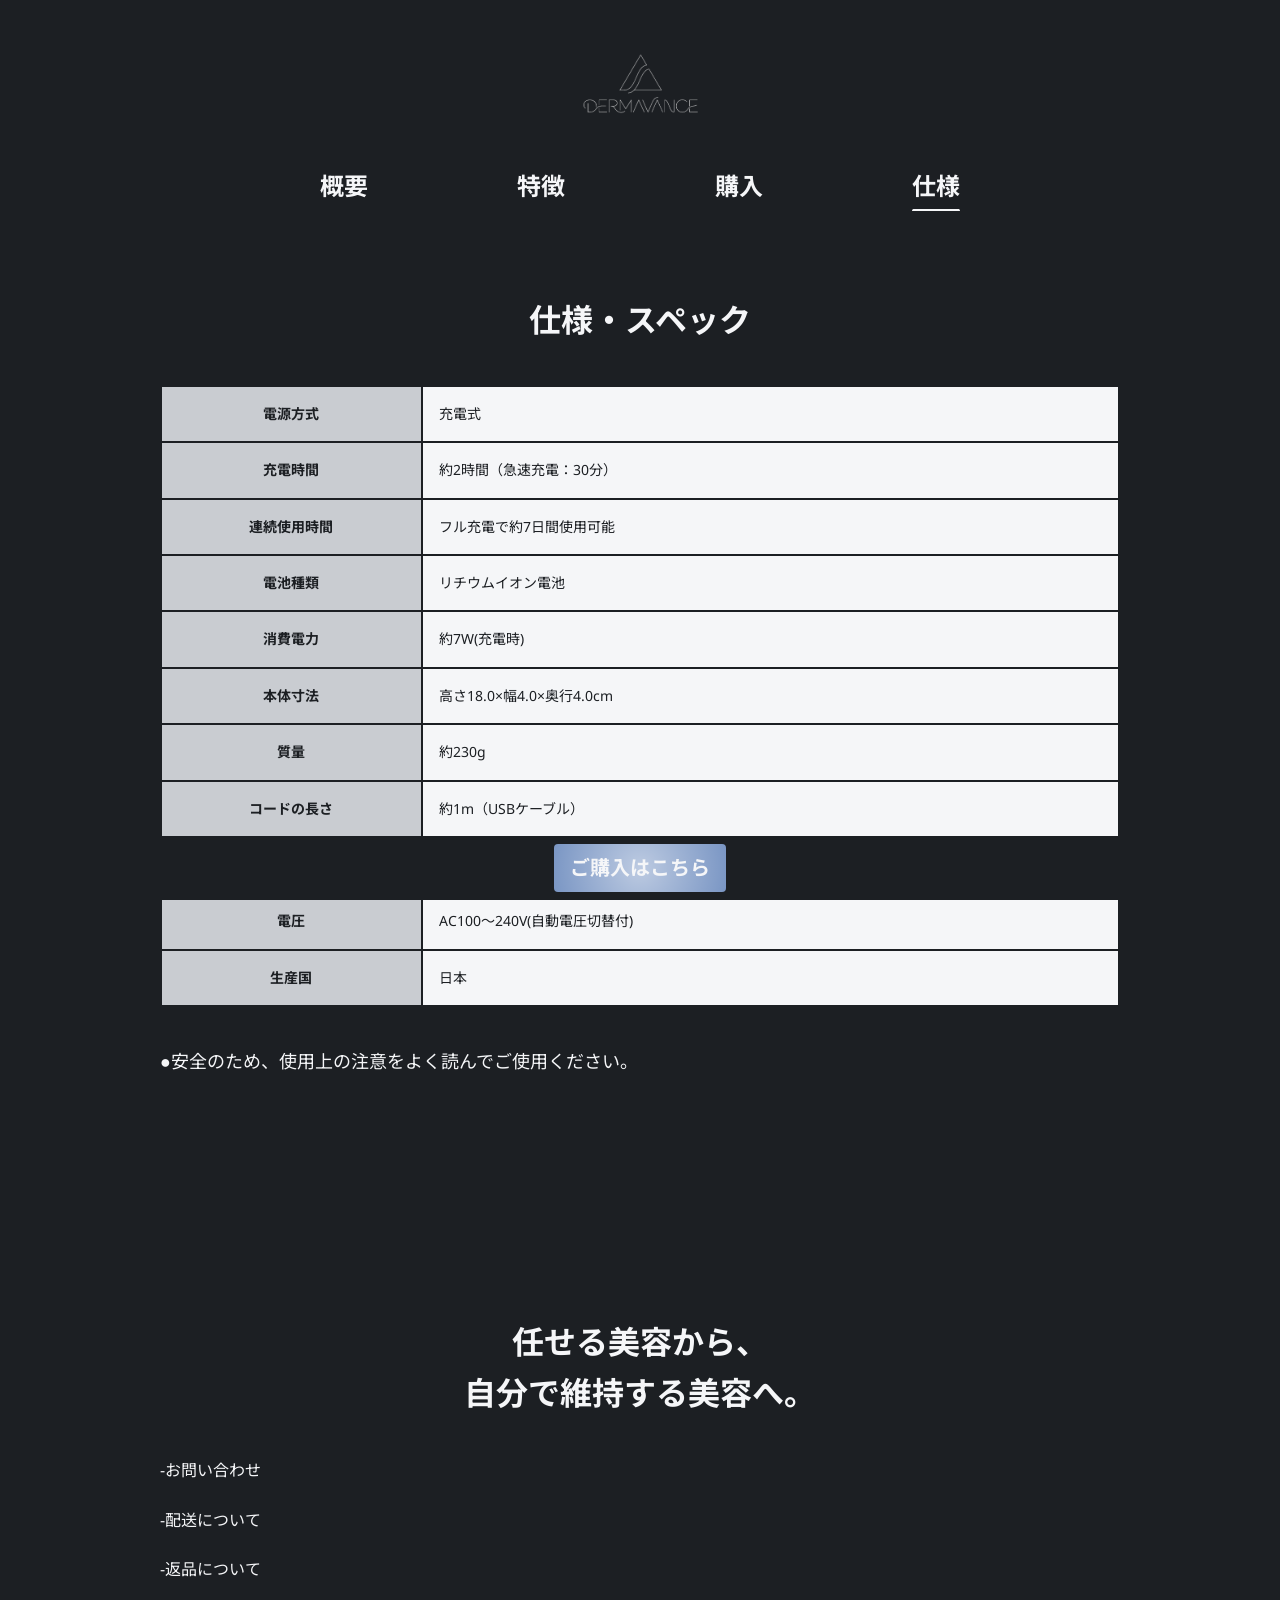
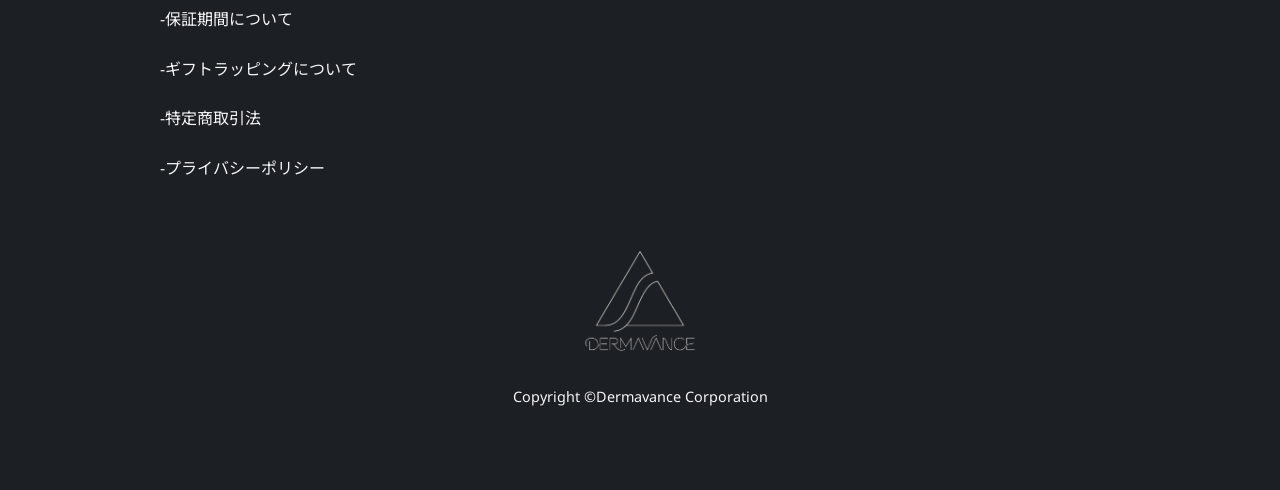
<file: spec.html>
<!DOCTYPE html>
<html lang="ja">
<head>
    <meta charset="UTF-8">
    <meta name="viewport" content="width=device-width, initial-scale=1.0">
    <title>DERMAVANCE TRINITY-Xの仕様</title>
    <meta name="description" content="DERMAVANCE TRINITY-Xの仕様ページ">
    <!-- OGP -->
    <meta property="og:locale" content="ja_JP">
    <meta property="og:type" content="website">
    <meta property="og:site_name" content="DERMAVANCE TRINITY-Xの仕様">
    <meta property="og:title" content="DERMAVANCE TRINITY-Xの仕様">
    <meta property="og:description" content="DERMAVANCE TRINITY-Xの仕様ページ">
    <meta property="og:url" content="https://lets5steady.github.io/dermavance.lp/spec.html">

    <!-- サムネイル（絶対URL / https 推奨 / 2MB以下目安） -->
    <meta property="og:image" content="https://github.com/lets5steady/dermavance.lp/blob/main/images/ogp_image.jpg?raw=true">
    <meta property="og:image:width" content="1200">
    <meta property="og:image:height" content="630">
    <meta property="og:image:alt" content="“DERMAVANCE TRINITY-X”美容医療と自宅ケアの“間”を埋める、全く新しい美顔器。">

    <!-- X(Twitter) 用：最低限 card 種類。site は推奨 -->
    <meta name="twitter:card" content="summary_large_image">
    <!-- <meta name="twitter:site" content="@YOUR_OFFICIAL_ACCOUNT"> -->
    <meta name="twitter:title" content="DERMAVANCE TRINITY-Xの仕様">
    <meta name="twitter:description" content="DERMAVANCE TRINITY-Xの仕様ページ">
    <meta name="twitter:image" content="https://github.com/lets5steady/dermavance.lp/blob/main/images/ogp_image.jpg?raw=true">
    <meta name="twitter:image:alt" content="“DERMAVANCE TRINITY-X”美容医療と自宅ケアの“間”を埋める、全く新しい美顔器。">

    <link rel="icon" href="images/favicon.png" type="image/png">

    <link rel="preconnect" href="https://fonts.googleapis.com">
    <link rel="preconnect" href="https://fonts.gstatic.com" crossorigin>
    <link href="https://fonts.googleapis.com/css2?family=Noto+Sans+JP:wght@100..900&family=Noto+Sans:ital,wght@0,100..900;1,100..900&display=swap" rel="stylesheet">

    <link rel="stylesheet" href="css/style.css">
    <script type="module" src="./js/main.js"></script>
</head>
<body>
    <header>
        <div class="site-header__logo">
            <div class="site-header__logo-img">
                <img src="images/header_logo_transparent.png" alt="DERMAVANCE">
            </div>
        </div>
        <div class="site-header__nav">
            <ul>
                <li><a href="index.html" class="site-header__nav-link">概要</a></li>
                <li><a href="quality.html" class="site-header__nav-link">特徴</a></li>
                <li><a href="buy.html" class="site-header__nav-link">購入</a></li>
                <li><a href="spec.html" class="site-header__nav-link">仕様</a></li>
            </ul>
        </div>
    </header>
    <main>
        <section class="spec-top">
            <div class="l-inner js-fade-in">
                <h2>仕様・スペック</h2>
                <table class="spec-table">
                    <tr><th>電源方式</th><td>充電式</td></tr>
                    <tr><th>充電時間</th><td>約2時間（急速充電：30分）</td></tr>
                    <tr><th>連続使用時間</th><td>フル充電で約7日間使用可能</td></tr>
                    <tr><th>電池種類</th><td>リチウムイオン電池</td></tr>
                    <tr><th>消費電力</th><td>約7W(充電時)</td></tr>
                    <tr><th>本体寸法</th><td>高さ18.0×幅4.0×奥行4.0cm</td></tr>
                    <tr><th>質量</th><td>約230g</td></tr>
                    <tr><th>コードの長さ</th><td>約1m（USBケーブル）</td></tr>
                    <tr><th>電源</th><td>50-60Hz</td></tr>
                    <tr><th>電圧</th><td>AC100～240V(自動電圧切替付)</td></tr>
                    <tr><th>生産国</th><td>日本</td></tr>
                </table>
                <p>●安全のため、使用上の注意をよく読んでご使用ください。</p>
            </div>
        </section>
    </main>
    <footer>
        <div class="site-footer__inner">
            <h2>任せる美容から、<br>
                自分で維持する美容へ。</h2>
            <ul class="site-footer__nav">
                <li><a href="contact.html" class="site-footer__nav-link">-お問い合わせ</a></li>
                <li><a href="delivery.html" class="site-footer__nav-link">-配送について</a></li>
                <li><a href="returns.html" class="site-footer__nav-link">-返品について</a></li>
                <li><a href="warranty.html" class="site-footer__nav-link">-保証期間について</a></li>
                <li><a href="gift.html" class="site-footer__nav-link">-ギフトラッピングについて</a></li>
                <li><a href="legal.html" class="site-footer__nav-link">-特定商取引法</a></li>
                <li><a href="privacy.html" class="site-footer__nav-link">-プライバシーポリシー</a></li>
            </ul>
            <div class="site-footer__logo">
                <div class="site-footer__logo-img">
                    <img src="images/footer_logo_transparent.png" alt="DERMAVANCE">
                </div>
                <p><small>Copyright &copy;Dermavance Corporation</small></p>
            </div>
            <div class="fixed-cta cta-btn cta-btn--primary"><a href="buy.html">ご購入はこちら</a></div>
        </div>
    </footer>
    <button id="page-top-btn" type="button" aria-label="ページトップへ戻る">
        <svg viewBox="0 0 24 24" aria-hidden="true">
            <polyline points="4 15 12 7 20 15"/>
        </svg>
    </button> 
</body>
</html>
</file>
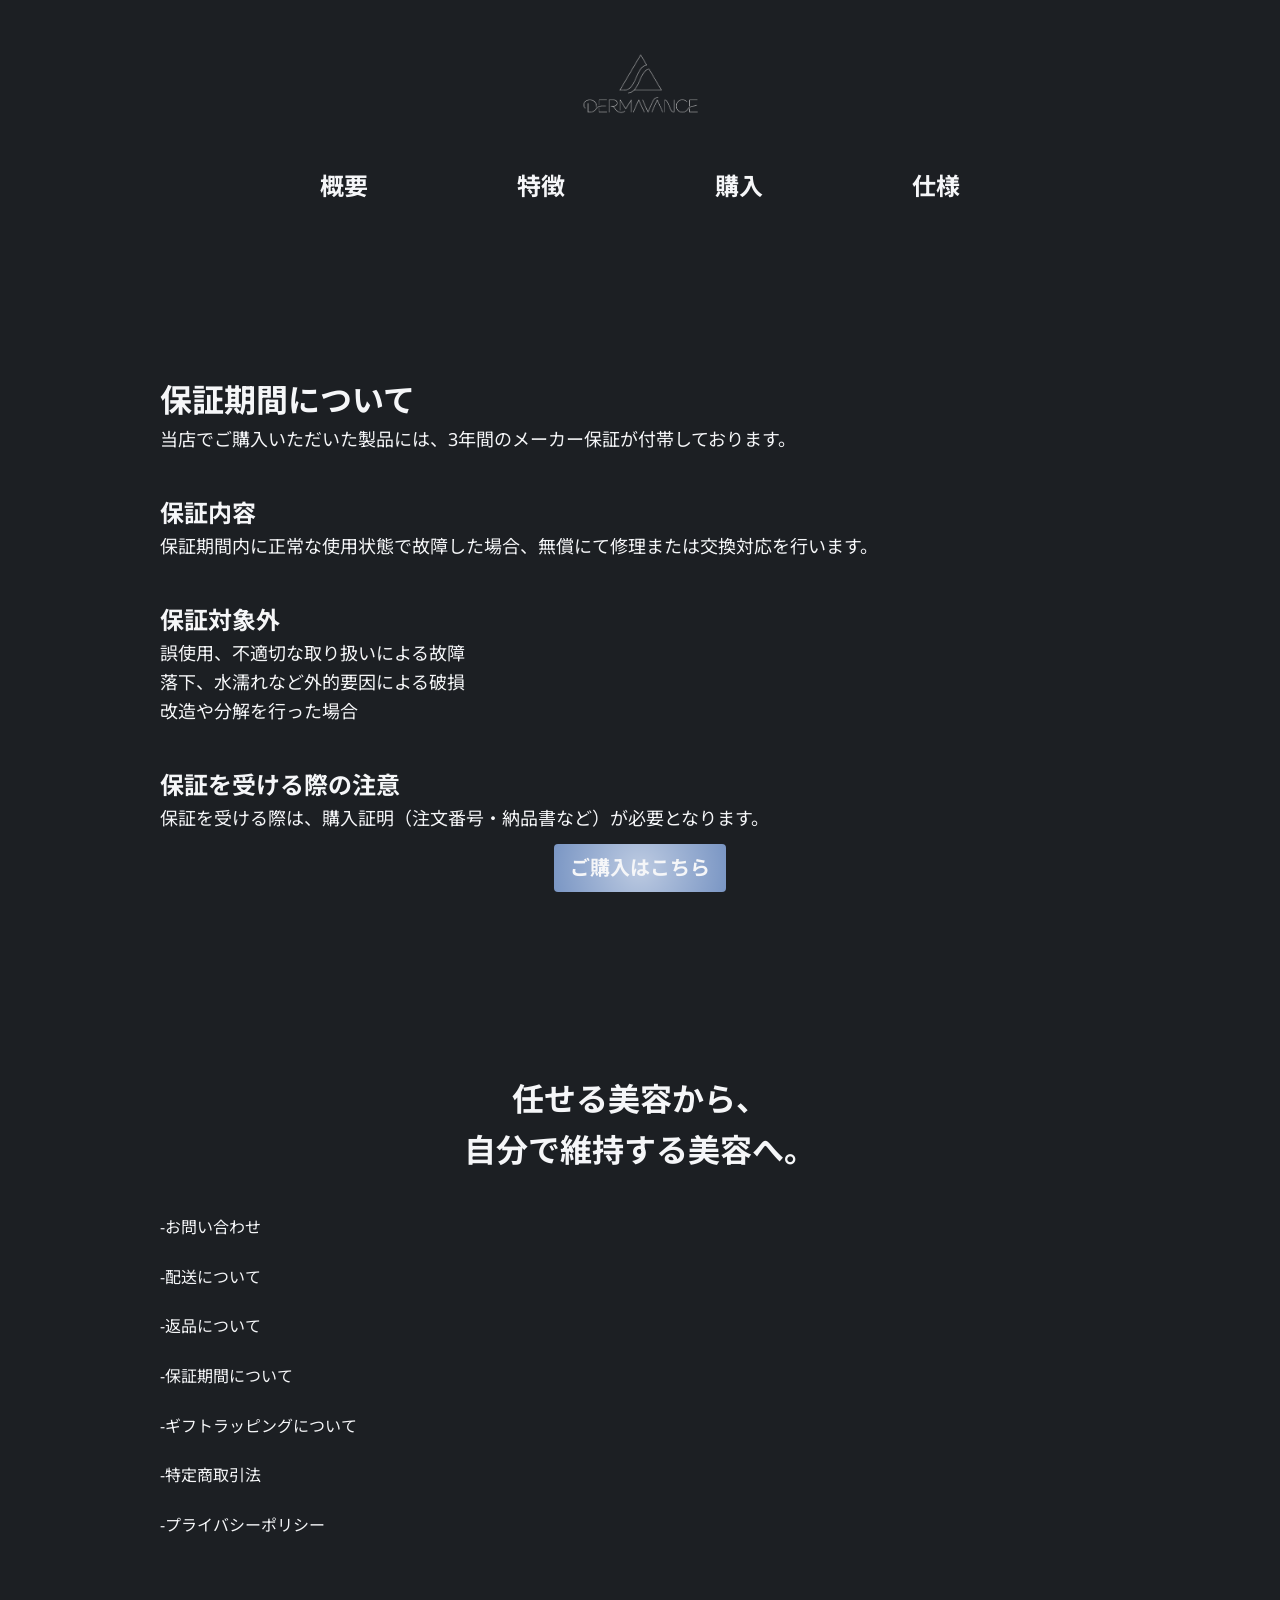
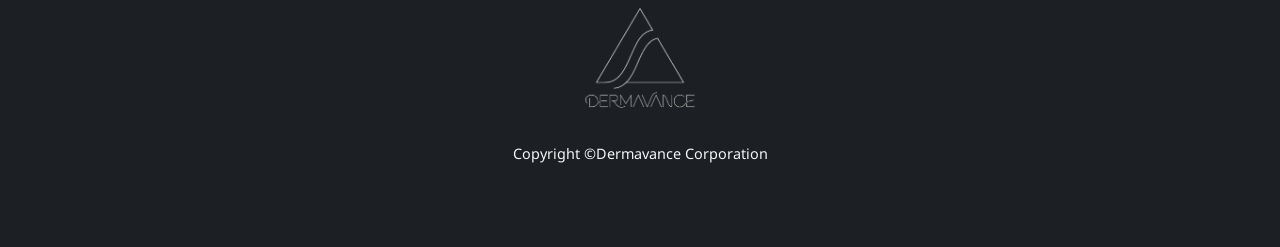
<file: warranty.html>
<!DOCTYPE html>
<html lang="ja">
<head>
    <meta charset="UTF-8">
    <meta name="viewport" content="width=device-width, initial-scale=1.0">
    <title>保証期間について</title>
    <meta name="description" content="保証期間について">
    <!-- OGP -->
    <meta property="og:locale" content="ja_JP">
    <meta property="og:type" content="website">
    <meta property="og:site_name" content="保証期間について">
    <meta property="og:title" content="保証期間について">
    <meta property="og:description" content="保証期間について">
    <meta property="og:url" content="https://lets5steady.github.io/dermavance.lp/warranty.html">

    <!-- サムネイル（絶対URL / https 推奨 / 2MB以下目安） -->
    <meta property="og:image" content="https://github.com/lets5steady/dermavance.lp/blob/main/images/ogp_image.jpg?raw=true">
    <meta property="og:image:width" content="1200">
    <meta property="og:image:height" content="630">
    <meta property="og:image:alt" content="“DERMAVANCE TRINITY-X”美容医療と自宅ケアの“間”を埋める、全く新しい美顔器。">

    <!-- X(Twitter) 用：最低限 card 種類。site は推奨 -->
    <meta name="twitter:card" content="summary_large_image">
    <!-- <meta name="twitter:site" content="@YOUR_OFFICIAL_ACCOUNT"> -->
    <meta name="twitter:title" content="保証期間について">
    <meta name="twitter:description" content="保証期間について">
    <meta name="twitter:image" content="https://github.com/lets5steady/dermavance.lp/blob/main/images/ogp_image.jpg?raw=true">
    <meta name="twitter:image:alt" content="“DERMAVANCE TRINITY-X”美容医療と自宅ケアの“間”を埋める、全く新しい美顔器。">

    <link rel="icon" href="images/favicon.png" type="image/png">

    <link rel="preconnect" href="https://fonts.googleapis.com">
    <link rel="preconnect" href="https://fonts.gstatic.com" crossorigin>
    <link href="https://fonts.googleapis.com/css2?family=Noto+Sans+JP:wght@100..900&family=Noto+Sans:ital,wght@0,100..900;1,100..900&display=swap" rel="stylesheet">

    <link rel="stylesheet" href="css/style.css">
    <script type="module" src="./js/main.js"></script>
</head>
<body>
    <header>
        <div class="site-header__logo">
            <div class="site-header__logo-img">
                <img src="images/header_logo_transparent.png" alt="DERMAVANCE">
            </div>
        </div>
        <div class="site-header__nav">
            <ul>
                <li><a href="index.html" class="site-header__nav-link">概要</a></li>
                <li><a href="quality.html" class="site-header__nav-link">特徴</a></li>
                <li><a href="buy.html" class="site-header__nav-link">購入</a></li>
                <li><a href="spec.html" class="site-header__nav-link">仕様</a></li>
            </ul>
        </div>
    </header>
    <main class="page warranty">
            <section class="l-inner js-fade-in">
                <div class="guide-page__block">
                    <h2>保証期間について</h2>
                    <p>当店でご購入いただいた製品には、3年間のメーカー保証が付帯しております。</p>
                </div>
                <div class="guide-page__block">
                    <h3>保証内容</h3>
                    <p>保証期間内に正常な使用状態で故障した場合、無償にて修理または交換対応を行います。</p>
                </div>
                <div class="guide-page__block">
                    <h3>保証対象外</h3>
                    <ul>
                        <li>誤使用、不適切な取り扱いによる故障</li>
                        <li>落下、水濡れなど外的要因による破損</li>
                        <li>改造や分解を行った場合</li>
                    </ul>
                </div>
                <div class="guide-page__block">
                    <h3>保証を受ける際の注意</h3>
                    <p>保証を受ける際は、購入証明（注文番号・納品書など）が必要となります。</p>
                </div>
            </section>
    </main>

    <footer>
        <div class="site-footer__inner">
            <h2>任せる美容から、<br>
                自分で維持する美容へ。</h2>
            <ul class="site-footer__nav">
                <li><a href="contact.html" class="site-footer__nav-link">-お問い合わせ</a></li>
                <li><a href="delivery.html" class="site-footer__nav-link">-配送について</a></li>
                <li><a href="returns.html" class="site-footer__nav-link">-返品について</a></li>
                <li><a href="warranty.html" class="site-footer__nav-link">-保証期間について</a></li>
                <li><a href="gift.html" class="site-footer__nav-link">-ギフトラッピングについて</a></li>
                <li><a href="legal.html" class="site-footer__nav-link">-特定商取引法</a></li>
                <li><a href="privacy.html" class="site-footer__nav-link">-プライバシーポリシー</a></li>
            </ul>
            <div class="site-footer__logo">
                <div class="site-footer__logo-img">
                    <img src="images/footer_logo_transparent.png" alt="DERMAVANCE">
                </div>
                <p><small>Copyright &copy;Dermavance Corporation</small></p>
            </div>
            <div class="fixed-cta cta-btn cta-btn--primary"><a href="buy.html">ご購入はこちら</a></div>
        </div>
    </footer>
    <button id="page-top-btn" type="button" aria-label="ページトップへ戻る">
        <svg viewBox="0 0 24 24" aria-hidden="true">
            <polyline points="4 15 12 7 20 15"/>
        </svg>
    </button> 
</body>
</html>
</file>
<file: css/style.css>
@charset "UTF-8";
/* これはリセットCSSです */
/* resset.dev • v5.0.2 */
/* # =================================================================
   # Global selectors
   # ================================================================= */
html {
  box-sizing: border-box;
  -webkit-text-size-adjust: 100%;
  /* Prevent adjustments of font size after orientation changes in iOS */
  word-break: normal;
  -moz-tab-size: 4;
  -o-tab-size: 4;
     tab-size: 4;
}

*,
::before,
::after {
  background-repeat: no-repeat;
  /* Set `background-repeat: no-repeat` to all elements and pseudo elements */
  box-sizing: inherit;
}

::before,
::after {
  text-decoration: inherit;
  /* Inherit text-decoration and vertical align to ::before and ::after pseudo elements */
  vertical-align: inherit;
}

* {
  padding: 0;
  /* Reset `padding` and `margin` of all elements */
  margin: 0;
}

/* # =================================================================
   # General elements
   # ================================================================= */
hr {
  overflow: visible;
  /* Show the overflow in Edge and IE */
  height: 0;
  /* Add the correct box sizing in Firefox */
  color: inherit;
  /* Correct border color in Firefox. */
}

details,
main {
  display: block;
  /* Render the `main` element consistently in IE. */
}

summary {
  display: list-item;
  /* Add the correct display in all browsers */
}

small {
  font-size: 80%;
  /* Set font-size to 80% in `small` elements */
}

[hidden] {
  display: none;
  /* Add the correct display in IE */
}

abbr[title] {
  border-bottom: none;
  /* Remove the bottom border in Chrome 57 */
  /* Add the correct text decoration in Chrome, Edge, IE, Opera, and Safari */
  text-decoration: underline;
  -webkit-text-decoration: underline dotted;
          text-decoration: underline dotted;
}

a {
  background-color: transparent;
  /* Remove the gray background on active links in IE 10 */
}

a:active,
a:hover {
  outline-width: 0;
  /* Remove the outline when hovering in all browsers */
}

code,
kbd,
pre,
samp {
  font-family: monospace, monospace;
  /* Specify the font family of code elements */
}

pre {
  font-size: 1em;
  /* Correct the odd `em` font sizing in all browsers */
}

b,
strong {
  font-weight: bolder;
  /* Add the correct font weight in Chrome, Edge, and Safari */
}

/* https://gist.github.com/unruthless/413930 */
sub,
sup {
  font-size: 75%;
  line-height: 0;
  position: relative;
  vertical-align: baseline;
}

sub {
  bottom: -0.25em;
}

sup {
  top: -0.5em;
}

table {
  border-color: inherit;
  /* Correct border color in all Chrome, Edge, and Safari. */
  text-indent: 0;
  /* Remove text indentation in Chrome, Edge, and Safari */
}

iframe {
  border-style: none;
}

/* # =================================================================
   # Forms
   # ================================================================= */
input {
  border-radius: 0;
}

[type=number]::-webkit-inner-spin-button,
[type=number]::-webkit-outer-spin-button {
  height: auto;
  /* Correct the cursor style of increment and decrement buttons in Chrome */
}

[type=search] {
  -webkit-appearance: textfield;
  /* Correct the odd appearance in Chrome and Safari */
  outline-offset: -2px;
  /* Correct the outline style in Safari */
}

[type=search]::-webkit-search-decoration {
  -webkit-appearance: none;
  /* Remove the inner padding in Chrome and Safari on macOS */
}

textarea {
  overflow: auto;
  /* Internet Explorer 11+ */
  resize: vertical;
  /* Specify textarea resizability */
}

button,
input,
optgroup,
select,
textarea {
  font: inherit;
  /* Specify font inheritance of form elements */
}

optgroup {
  font-weight: bold;
  /* Restore the font weight unset by the previous rule */
}

button {
  overflow: visible;
  /* Address `overflow` set to `hidden` in IE 8/9/10/11 */
}

button,
select {
  text-transform: none;
  /* Firefox 40+, Internet Explorer 11- */
}

/* Apply cursor pointer to button elements */
button,
[type=button],
[type=reset],
[type=submit],
[role=button] {
  cursor: pointer;
}

/* Remove inner padding and border in Firefox 4+ */
button::-moz-focus-inner,
[type=button]::-moz-focus-inner,
[type=reset]::-moz-focus-inner,
[type=submit]::-moz-focus-inner {
  border-style: none;
  padding: 0;
}

/* Replace focus style removed in the border reset above */
button:-moz-focusring,
[type=button]::-moz-focus-inner,
[type=reset]::-moz-focus-inner,
[type=submit]::-moz-focus-inner {
  outline: 1px dotted ButtonText;
}

button,
html [type=button],
[type=reset],
[type=submit] {
  -webkit-appearance: button;
  /* Correct the inability to style clickable types in iOS */
}

/* Remove the default button styling in all browsers */
button,
input,
select,
textarea {
  background-color: transparent;
  border-style: none;
}

a:focus,
button:focus,
input:focus,
select:focus,
textarea:focus {
  outline-width: 0;
}

/* Style select like a standard input */
select::-ms-expand {
  display: none;
  /* Internet Explorer 11+ */
}

select::-ms-value {
  color: currentColor;
  /* Internet Explorer 11+ */
}

legend {
  border: 0;
  /* Correct `color` not being inherited in IE 8/9/10/11 */
  color: inherit;
  /* Correct the color inheritance from `fieldset` elements in IE */
  display: table;
  /* Correct the text wrapping in Edge and IE */
  max-width: 100%;
  /* Correct the text wrapping in Edge and IE */
  white-space: normal;
  /* Correct the text wrapping in Edge and IE */
  max-width: 100%;
  /* Correct the text wrapping in Edge 18- and IE */
}

::-webkit-file-upload-button {
  /* Correct the inability to style clickable types in iOS and Safari */
  -webkit-appearance: button;
  color: inherit;
  font: inherit;
  /* Change font properties to `inherit` in Chrome and Safari */
}

/* Replace pointer cursor in disabled elements */
[disabled] {
  cursor: default;
}

/* # =================================================================
   # Specify media element style
   # ================================================================= */
img {
  border-style: none;
  /* Remove border when inside `a` element in IE 8/9/10 */
}

/* Add the correct vertical alignment in Chrome, Firefox, and Opera */
progress {
  vertical-align: baseline;
}

/* # =================================================================
   # Accessibility
   # ================================================================= */
/* Specify the progress cursor of updating elements */
[aria-busy=true] {
  cursor: progress;
}

/* Specify the pointer cursor of trigger elements */
[aria-controls] {
  cursor: pointer;
}

/* Specify the unstyled cursor of disabled, not-editable, or otherwise inoperable elements */
[aria-disabled=true] {
  cursor: default;
}

/* Max-width */
/* Break-point */
/* Colors */
/* Spacing */
/* Font_size */
/* Font_weight */
/* Fonts */
/* Radius */
/* PC版レイアウト */
/* 各セクションのレイアウト(背景別） */
/* 空のdivタグなどに背景画像挿入する時 */
/* セクション内のflex、margin/paddingなし */
.js-fade-in {
  opacity: 0;
  transform: translateY(40px);
  transition: opacity 1.2s cubic-bezier(0.25, 0.1, 0.25, 1), transform 1.2s cubic-bezier(0.25, 0.1, 0.25, 1);
}

.js-fade-in.is-visible {
  opacity: 1;
  transform: translateY(0);
}

.firstview {
  overflow: hidden;
  position: relative;
}

.firstview__img {
  width: 100%;
  aspect-ratio: 1.875;
  background-repeat: no-repeat;
  background-size: cover;
  background-image: url(../images/firstview.jpg);
  background-position: center;
  margin-block-end: 2.5rem;
  display: flex;
  position: relative;
  z-index: 1;
}
.firstview__img::before {
  content: "";
  position: absolute;
  top: 0;
  left: 0;
  width: 100%;
  height: 100%;
  background-image: inherit;
  background-size: cover;
  background-position: center;
  z-index: -1;
  animation: perspectiveZoom 5s infinite alternate ease-in-out;
}

.firstview__title {
  max-width: 1200px;
  padding-inline: 1.5rem;
  align-self: flex-end;
  margin-block-end: -1.2em;
  /* 320pxで24px、375pxで約32px、1440pxで36pxになるよう調整 */
  font-size: clamp(1.5rem, 0.43rem + 4.57vw, 2.25rem);
  position: relative;
  z-index: 10;
}
@media (min-width: 1024px) {
  .firstview__title {
    padding-inline: 7.5rem;
  }
}

@keyframes perspectiveZoom {
  0% {
    transform: scale(1) translate(0, 0);
  }
  100% {
    transform: scale(1.1) translate(1%, -1%);
  }
}
html {
  font-size: 100%;
}

body {
  background-color: #1c1f23;
  color: #f5f6f8;
  font-size: 1rem;
  font-family: "Noto Sans", sans-serif, "Noto Sans JP", sans-serif;
  line-height: 1.6;
}
@media (min-width: 1024px) {
  body {
    font-size: 1.125rem;
  }
}

img {
  max-width: 100%;
  height: auto;
  vertical-align: bottom;
}

ul {
  list-style: none;
}

ul li a {
  text-decoration: none;
  color: #f5f6f8;
}

h1 {
  font-size: 2rem;
  font-weight: 700;
}
@media (min-width: 1024px) {
  h1 {
    font-size: 2.25rem;
  }
}

h2 {
  font-size: 1.5rem;
  font-weight: 700;
}
@media (min-width: 1024px) {
  h2 {
    font-size: 2rem;
  }
}

h3 {
  font-size: 1.25rem;
  font-weight: 700;
}
@media (min-width: 1024px) {
  h3 {
    font-size: 1.5rem;
  }
}

label {
  font-weight: 700;
}

.u-bold {
  font-weight: 700;
}

.u-notice {
  font-size: 0.75rem;
}
@media (min-width: 1024px) {
  .u-notice {
    font-size: 0.875rem;
  }
}

button,
.cta-btn a,
#order-submit {
  padding-inline: 1rem;
  padding-block: 0.5rem;
  display: block;
  margin-inline: auto;
  font-size: 1.125rem;
  border-radius: 4px;
  border: none;
  transition: all 0.3s ease-out 0s;
}
@media (min-width: 1024px) {
  button,
  .cta-btn a,
  #order-submit {
    font-size: 1.25rem;
  }
}

.cta-btn--primary a,
button.cta-btn--primary,
#order-submit {
  background: radial-gradient(circle, rgba(255, 255, 255, 0.5) 0%, transparent 100%), #7a96c4;
  color: #f5f6f8;
  font-weight: 700;
}
.cta-btn--primary a:hover,
button.cta-btn--primary:hover,
#order-submit:hover {
  background: radial-gradient(circle, rgba(255, 255, 255, 0.8) 0%, transparent 100%), #7a96c4;
}

.cta-btn--secondary a,
button.cta-btn--secondary {
  background: radial-gradient(circle, rgba(255, 255, 255, 0.5) 0%, transparent 100%), #454c56;
  color: #f5f6f8;
}
.cta-btn--secondary a:hover,
button.cta-btn--secondary:hover {
  background: radial-gradient(circle, rgba(255, 255, 255, 0.8) 0%, transparent 100%), #454c56;
}

.cta-btn--primary a,
.cta-btn--secondary a {
  text-decoration: none;
  width: -moz-fit-content;
  width: fit-content;
}

.site-header__logo-img {
  width: 160px;
  margin-inline: auto;
  margin-block: 2.5rem;
}

.site-header__nav {
  font-size: 1.25rem;
  font-weight: 700;
}
@media (min-width: 1024px) {
  .site-header__nav {
    font-size: 1.5rem;
  }
}
.site-header__nav ul {
  max-width: 327px;
  margin-inline: auto;
  display: flex;
  justify-content: space-between;
  margin-block-end: 2.5rem;
}
@media (min-width: 1024px) {
  .site-header__nav ul {
    max-width: 50%;
    margin-block-end: 5rem;
  }
}

.site-header__nav-link {
  position: relative;
  display: inline-block;
  padding-bottom: 8px;
  transition: all 0.3s ease-out 0s;
}
.site-header__nav-link::after {
  content: "";
  position: absolute;
  left: 50%;
  bottom: 0;
  transform: translateX(-50%);
  width: 100%;
  height: 8px;
  background: url("../images/active-line.png") no-repeat center center;
  background-size: contain;
  opacity: 0;
  transition: all 0.3s ease-out 0s;
}
.site-header__nav-link:hover::after, .site-header__nav-link.site-header__nav-link--active::after {
  opacity: 1;
}

.site-footer__nav,
.buy-nav {
  width: 100%;
  display: flex;
  flex-direction: column;
  gap: 1rem;
  font-size: 0.875rem;
}
@media (min-width: 1024px) {
  .site-footer__nav,
  .buy-nav {
    gap: 1.5rem;
    font-size: 1rem;
  }
}

.site-footer__nav-link,
.buy-nav-link {
  transition: all 0.3s ease-out 0s;
}
.site-footer__nav-link:hover,
.buy-nav-link:hover {
  border-bottom: 1px dotted #c9ccd1;
}

.product-carousel__slider {
  display: flex;
  overflow-x: auto;
  scroll-snap-type: x mandatory;
  scrollbar-width: none;
}
.product-carousel__slider::-webkit-scrollbar {
  display: none;
}
.product-carousel__slider img {
  width: 100%;
  flex-shrink: 0;
  scroll-snap-align: start;
}

.product-carousel__dots {
  display: flex;
  justify-content: center;
  gap: 0.75rem;
}
@media (min-width: 1024px) {
  .product-carousel__dots {
    gap: 1rem;
  }
}

.product-carousel__dot {
  width: 12px;
  height: 12px;
  background-color: #c9ccd1;
  border-radius: 50%;
  transition: all 0.3s;
}
@media (min-width: 1024px) {
  .product-carousel__dot {
    width: 14px;
    height: 14px;
  }
}
.product-carousel__dot--active {
  background-color: #f5f6f8;
}

dialog {
  max-width: 50%;
  min-width: 280px;
  margin: auto;
  border: none;
  border-radius: 4px;
  box-shadow: 0 4px 20px rgba(0, 0, 0, 0.2);
}

.modal__inner {
  padding: 1.5rem;
  background-color: #c9ccd1;
  color: #1c1f23;
  display: flex;
  flex-direction: column;
  gap: 1rem;
}

.modal__img {
  width: 80%;
  max-width: 400px;
  margin-inline: auto;
}

dialog::backdrop {
  background-color: rgba(0, 0, 0, 0.6);
  cursor: pointer;
}

#page-top-btn {
  position: fixed;
  bottom: 4.5rem;
  right: 1.5rem;
  z-index: 200;
  width: 48px;
  height: 48px;
  background: radial-gradient(circle, rgba(255, 255, 255, 0.5) 0%, transparent 100%), #454c56;
  border: 1px solid rgba(255, 255, 255, 0.15);
  border-radius: 50%;
  cursor: pointer;
  display: flex;
  align-items: center;
  justify-content: center;
  opacity: 0;
  visibility: hidden;
  transform: translateY(12px);
  transition: opacity 0.35s ease, visibility 0.35s ease, transform 0.35s ease, background 0.3s ease-out;
}
#page-top-btn.is-visible {
  opacity: 1;
  visibility: visible;
  transform: translateY(0);
}
#page-top-btn:hover {
  background: radial-gradient(circle, rgba(255, 255, 255, 0.8) 0%, transparent 100%), #2c2f35;
}
#page-top-btn svg {
  width: 20px;
  height: 20px;
  stroke: #fff;
  stroke-width: 2;
  fill: none;
  stroke-linecap: round;
  stroke-linejoin: round;
  transition: transform 0.2s ease;
}
#page-top-btn:active svg {
  transform: translateY(-3px);
}

.site-footer__inner {
  max-width: 1200px;
  margin-inline: auto;
  padding-inline: 1.5rem;
  padding-block-start: 10rem;
  padding-block-end: 5rem;
  display: flex;
  flex-direction: column;
  gap: 2.5rem;
  text-align: center;
}
@media (min-width: 1024px) {
  .site-footer__inner {
    padding-inline: 7.5rem;
  }
}

.site-footer__nav {
  text-align: start;
}

.site-footer__logo-img {
  width: 160px;
  margin-inline: auto;
}

.fixed-cta {
  width: 100%;
  padding-block: 0.5rem;
  background-color: #1c1f23;
  display: block;
  position: fixed;
  bottom: 0;
  left: 50%;
  transform: translateX(-50%);
  z-index: 100;
}

.firstview__inner {
  padding-inline: 1.5rem;
  padding-block-end: 2.5rem;
  display: flex;
  flex-direction: column;
  gap: 2.5rem;
}
@media (min-width: 1024px) {
  .firstview__inner {
    padding-inline: 7.5rem;
  }
}

.care {
  width: 100%;
  background-color: #f5f6f8;
}
.care > .l-inner {
  max-width: 1200px;
  margin-inline: auto;
  padding-inline: 1.5rem;
  padding-block: 5rem;
  color: #1c1f23;
  display: flex;
  flex-direction: column;
  gap: 2.5rem;
}
@media (min-width: 1024px) {
  .care > .l-inner {
    padding-inline: 7.5rem;
    gap: 5rem;
  }
}
@media (min-width: 1024px) {
  .care .l-inner {
    flex-direction: row;
    align-items: center;
  }
}

.care__text {
  display: flex;
  flex-direction: column;
  gap: 1rem;
}

.concept {
  background-image: url(../images/bg_SP.jpg);
  background-repeat: no-repeat;
  background-size: cover;
  background-position: center;
  width: 100%;
}
.concept > .l-inner {
  max-width: 1200px;
  margin-inline: auto;
  padding-inline: 1.5rem;
  padding-block: 5rem;
  color: #f5f6f8;
  display: flex;
  flex-direction: column;
  gap: 2.5rem;
}
@media (min-width: 1024px) {
  .concept > .l-inner {
    padding-inline: 7.5rem;
  }
}

.new-choice {
  width: 100%;
  background-color: #1c1f23;
}
.new-choice > .l-inner {
  max-width: 1200px;
  margin-inline: auto;
  padding-inline: 1.5rem;
  padding-block-start: 5rem;
  padding-block-end: 5rem;
  display: flex;
  flex-direction: column;
  gap: 2.5rem;
}
@media (min-width: 1024px) {
  .new-choice > .l-inner {
    padding-inline: 7.5rem;
  }
}
@media (min-width: 1024px) {
  .new-choice .l-inner {
    flex-direction: row;
    align-items: center;
  }
}

.new-choice__text {
  display: flex;
  flex-direction: column;
  gap: 1rem;
}

.new-choice__img {
  width: 100%;
  aspect-ratio: 1;
  background-repeat: no-repeat;
  background-size: cover;
  background-image: url(../images/using_img01.jpg);
}

.features {
  width: 100%;
  padding-block: 5rem;
  display: flex;
  flex-direction: column;
  gap: 2.5rem;
}
.features .l-inner {
  max-width: 1200px;
  margin-inline: auto;
  padding-inline: 1.5rem;
  display: flex;
  flex-direction: column;
  gap: 2.5rem;
}
@media (min-width: 1024px) {
  .features .l-inner {
    padding-inline: 7.5rem;
    flex-direction: row;
    align-items: center;
    gap: 1rem;
  }
}

.features__title {
  text-align: center;
}

.features__text {
  display: flex;
  flex-direction: column;
  gap: 1rem;
}
@media (min-width: 1024px) {
  .features__text {
    flex: 4;
  }
}

@media (min-width: 1024px) {
  .features__img {
    flex: 6;
  }
}

.beforeafter {
  width: 100%;
  padding-block: 5rem;
  background-color: #f5f6f8;
  display: flex;
  flex-direction: column;
  gap: 2.5rem;
}
.beforeafter .l-inner {
  max-width: 1200px;
  margin-inline: auto;
  padding-inline: 1.5rem;
  color: #1c1f23;
  display: flex;
  flex-direction: column;
  gap: 2.5rem;
}
@media (min-width: 1024px) {
  .beforeafter .l-inner {
    padding-inline: 7.5rem;
    flex-direction: row;
    align-items: center;
    justify-content: space-between;
  }
}

.beforeafter__text {
  display: flex;
  flex-direction: column;
  gap: 1rem;
}
@media (min-width: 1024px) {
  .beforeafter__text {
    flex: 4;
  }
}

.beforeafter__image {
  display: flex;
  flex-direction: column;
  gap: 1rem;
}
@media (min-width: 1024px) {
  .beforeafter__image {
    flex: 6;
  }
}
.beforeafter__image h3 {
  text-align: center;
}

.design {
  padding-block: 5rem;
  text-align: center;
}

.design__inner {
  display: flex;
  flex-direction: column;
  gap: 7.5rem;
  padding-block-start: 2.5rem;
}
@media (min-width: 1024px) {
  .design__inner {
    padding-inline: 7.5rem;
    flex-direction: row;
    gap: 1rem;
    justify-content: center;
  }
}

.design__col {
  height: 100%;
  display: flex;
  flex-direction: column;
  gap: 2.5rem;
}
@media (min-width: 1024px) {
  .design__col {
    flex: 1;
  }
}

.design__img--using {
  width: 100%;
  aspect-ratio: 1;
  background-repeat: no-repeat;
  background-size: cover;
  background-image: url(../images/using_img02.jpg);
}

.design__img--ai {
  width: 100%;
  aspect-ratio: 1;
  background-repeat: no-repeat;
  background-size: cover;
  background-image: url(../images/ai.jpg);
}

.product {
  background: linear-gradient(rgba(28, 31, 35, 0.5), rgba(28, 31, 35, 0.5)), url(../images/bg_bubble_black.PNG) no-repeat center/cover;
  width: 100%;
}
.product > .l-inner {
  max-width: 1200px;
  margin-inline: auto;
  padding-inline: 1.5rem;
  padding-block: 5rem;
  color: #f5f6f8;
  display: flex;
  flex-direction: column;
  gap: 2.5rem;
}
@media (min-width: 1024px) {
  .product > .l-inner {
    padding-inline: 7.5rem;
  }
}
.product {
  text-align: center;
}

.product__img {
  width: min(50vw, 720px);
  margin-inline: auto;
}

.quality-top,
.five-modes {
  width: 100%;
  background-color: #1c1f23;
}
.quality-top > .l-inner,
.five-modes > .l-inner {
  max-width: 1200px;
  margin-inline: auto;
  padding-inline: 1.5rem;
  padding-block-start: 5rem;
  padding-block-end: 5rem;
  display: flex;
  flex-direction: column;
  gap: 2.5rem;
}
@media (min-width: 1024px) {
  .quality-top > .l-inner,
  .five-modes > .l-inner {
    padding-inline: 7.5rem;
  }
}
.quality-top,
.five-modes {
  text-align: center;
}

.quality-top .l-inner {
  padding-block-start: 0;
}

.design-point,
.safety-reasons {
  width: 100%;
  background-color: #f5f6f8;
}
.design-point > .l-inner,
.safety-reasons > .l-inner {
  max-width: 1200px;
  margin-inline: auto;
  padding-inline: 1.5rem;
  padding-block: 5rem;
  color: #1c1f23;
  display: flex;
  flex-direction: column;
  gap: 2.5rem;
}
@media (min-width: 1024px) {
  .design-point > .l-inner,
  .safety-reasons > .l-inner {
    padding-inline: 7.5rem;
    gap: 5rem;
  }
}

.design-point__col,
.safety-reasons__item {
  display: flex;
  flex-direction: column;
  gap: 2.5rem;
}

.design-point__col--bordered,
.safety-reasons__item--bordered {
  padding-block-end: 2.5rem;
  border-bottom: 1px solid #c9ccd1;
}

.five-modes {
  padding-block-end: 2.5rem;
}
@media (min-width: 1024px) {
  .five-modes {
    padding-block-end: 7.5rem;
  }
}

.five-modes .mode {
  display: flex;
  flex-direction: column;
  gap: 2rem;
  margin-inline: auto;
}
@media (min-width: 1024px) {
  .five-modes .mode {
    flex-direction: row;
    align-items: center;
    gap: 1rem;
  }
  .five-modes .mode.mode--reverse {
    flex-direction: row-reverse;
  }
}

.mode__text {
  display: flex;
  flex-direction: column;
  gap: 1rem;
}

.mode__img {
  width: clamp(327px, 50vw, 560px);
}

.safety-reasons h2 {
  text-align: center;
}

.safety-reasons__doctor-img {
  width: 100%;
  aspect-ratio: 1.5;
  background-repeat: no-repeat;
  background-size: cover;
  background-image: url(../images/doctor.jpg);
}

.proceed-to-checkout {
  width: 100%;
  background-color: #1c1f23;
}
.proceed-to-checkout > .l-inner {
  max-width: 1200px;
  margin-inline: auto;
  padding-inline: 1.5rem;
  padding-block-start: 0;
  padding-block-end: 5rem;
  display: flex;
  flex-direction: column;
  gap: 2.5rem;
}
@media (min-width: 1024px) {
  .proceed-to-checkout > .l-inner {
    padding-inline: 7.5rem;
  }
}
.proceed-to-checkout {
  text-align: center;
}

.product-description {
  display: flex;
  flex-direction: column;
  gap: 1.5rem;
}

.product-carousel__color-selector {
  margin-block: 2.5rem;
  display: flex;
  justify-content: center;
  gap: 1.5rem;
}

.product-carousel__color-option {
  display: flex;
  align-items: center;
  cursor: pointer;
}

.product-carousel__color-circle {
  margin-inline-end: 0.75rem;
  width: 24px;
  height: 24px;
  border-radius: 50%;
  position: relative;
}

.product-carousel__color-option--active .product-carousel__color-circle::before {
  content: "";
  position: absolute;
  top: -4px;
  left: -4px;
  right: -4px;
  bottom: -4px;
  border: 2px solid #f5f6f8;
  border-radius: 50%;
}

.buy-text {
  display: flex;
  flex-direction: column;
  gap: 2.5rem;
}

.product-select,
.customer-form,
.payment-method {
  width: 100%;
  background-color: #1c1f23;
}
.product-select > .l-inner,
.customer-form > .l-inner,
.payment-method > .l-inner {
  max-width: 1200px;
  margin-inline: auto;
  padding-inline: 1.5rem;
  padding-block-start: 0;
  padding-block-end: 5rem;
  display: flex;
  flex-direction: column;
  gap: 2.5rem;
}
@media (min-width: 1024px) {
  .product-select > .l-inner,
  .customer-form > .l-inner,
  .payment-method > .l-inner {
    padding-inline: 7.5rem;
  }
}

.product-select,
.customer-form h2,
.payment-method h2 {
  text-align: center;
}

input,
select {
  padding-inline: 0.75rem;
  background-color: #f5f6f8;
  color: #1c1f23;
  border: 1px solid #c9ccd1;
  border-radius: 4px;
}
@media (min-width: 1024px) {
  input,
  select {
    max-width: 50%;
  }
}

.product-carousel,
.product-select__options {
  display: flex;
  flex-direction: column;
  gap: 1.5rem;
}

.product-select__option-group p {
  padding-block-start: 0.5em;
  font-size: 0.875rem;
  color: #c9ccd1;
}

.price-summary {
  padding: 1rem;
  background-color: #c9ccd1;
  color: #1c1f23;
  font-weight: 700;
  display: flex;
  flex-direction: column;
  gap: 2rem;
}

.price-summary__row {
  display: flex;
  justify-content: space-between;
}
.price-summary__row--total .price-summary__value {
  font-size: 1.25rem;
}

.customer-form__fields {
  padding-block-end: 5rem;
  display: flex;
  flex-direction: column;
  gap: 2rem;
}
.customer-form__fields label {
  display: flex;
  gap: 0.75rem;
  align-items: center;
}

.customer-form__group {
  display: flex;
  flex-direction: column;
  gap: 1rem;
}

.customer-form__name-inputs {
  display: flex;
  gap: 1rem;
}
.customer-form__name-inputs input {
  width: 0;
  flex: 1;
  min-width: 0;
}
@media (min-width: 1024px) {
  .customer-form__name-inputs input {
    max-width: 25%;
  }
}

.customer-form__required-badge {
  color: #E73434;
  font-size: 0.75rem;
}

.customer-form__delivery {
  text-align: start;
  display: flex;
  flex-direction: column;
  gap: 2.5rem;
}

.payment-method__body {
  display: flex;
  flex-direction: column;
  gap: 2.5rem;
}

.payment-method__options {
  display: flex;
  flex-direction: column;
  gap: 0.75rem;
}
@media (min-width: 1024px) {
  .payment-method__options {
    gap: 2rem;
  }
}

.error-box {
  display: flex;
  align-items: flex-start;
  gap: 0.75rem;
  margin: 1rem 0;
  padding: 1rem;
  background-color: #c9ccd1;
  border: 1px solid #7a96c4;
  border-radius: 4px;
  box-shadow: 0 2px 4px rgba(231, 52, 52, 0.05);
  animation: fadeInSlide 0.3s ease-out;
}
.error-box p {
  color: #E73434;
  font-size: 0.875rem;
  margin: 0;
  text-align: left;
}
.error-box p br {
  display: block;
  content: "";
  margin-top: 6px;
}

@keyframes fadeInSlide {
  from {
    opacity: 0;
    transform: translateY(-5px);
  }
  to {
    opacity: 1;
    transform: translateY(0);
  }
}
.checkout-form__input--error {
  border-color: #E73434;
  background-color: #f5f6f8;
}
.checkout-form__input--error:focus {
  box-shadow: 0 0 0 3px rgba(231, 52, 52, 0.2);
}

#order-submit {
  transition: all 0.3s ease;
  cursor: pointer;
}
#order-submit:disabled, #order-submit.cta-btn--disabled {
  background-color: #c9ccd1;
  color: #f5f6f8;
  cursor: not-allowed;
  opacity: 0.7;
  box-shadow: none;
  transform: none;
}

.spec-top {
  width: 100%;
  background-color: #1c1f23;
}
.spec-top > .l-inner {
  max-width: 1200px;
  margin-inline: auto;
  padding-inline: 1.5rem;
  padding-block-start: 0;
  padding-block-end: 5rem;
  display: flex;
  flex-direction: column;
  gap: 2.5rem;
}
@media (min-width: 1024px) {
  .spec-top > .l-inner {
    padding-inline: 7.5rem;
  }
}
.spec-top h2 {
  text-align: center;
}

.spec-table {
  color: #1c1f23;
  font-size: 0.875rem;
}
.spec-table th {
  background-color: #c9ccd1;
}
.spec-table td {
  padding: 1rem;
  background-color: #f5f6f8;
}

.page {
  width: 100%;
  background-color: #1c1f23;
}
.page > .l-inner {
  max-width: 1200px;
  margin-inline: auto;
  padding-inline: 1.5rem;
  padding-block-start: 5rem;
  padding-block-end: 5rem;
  display: flex;
  flex-direction: column;
  gap: 2.5rem;
}
@media (min-width: 1024px) {
  .page > .l-inner {
    padding-inline: 7.5rem;
  }
}

.legal-list {
  display: flex;
  flex-direction: column;
  gap: 2rem;
}
.legal-list dt {
  font-weight: 700;
}/*# sourceMappingURL=style.css.map */
</file>
